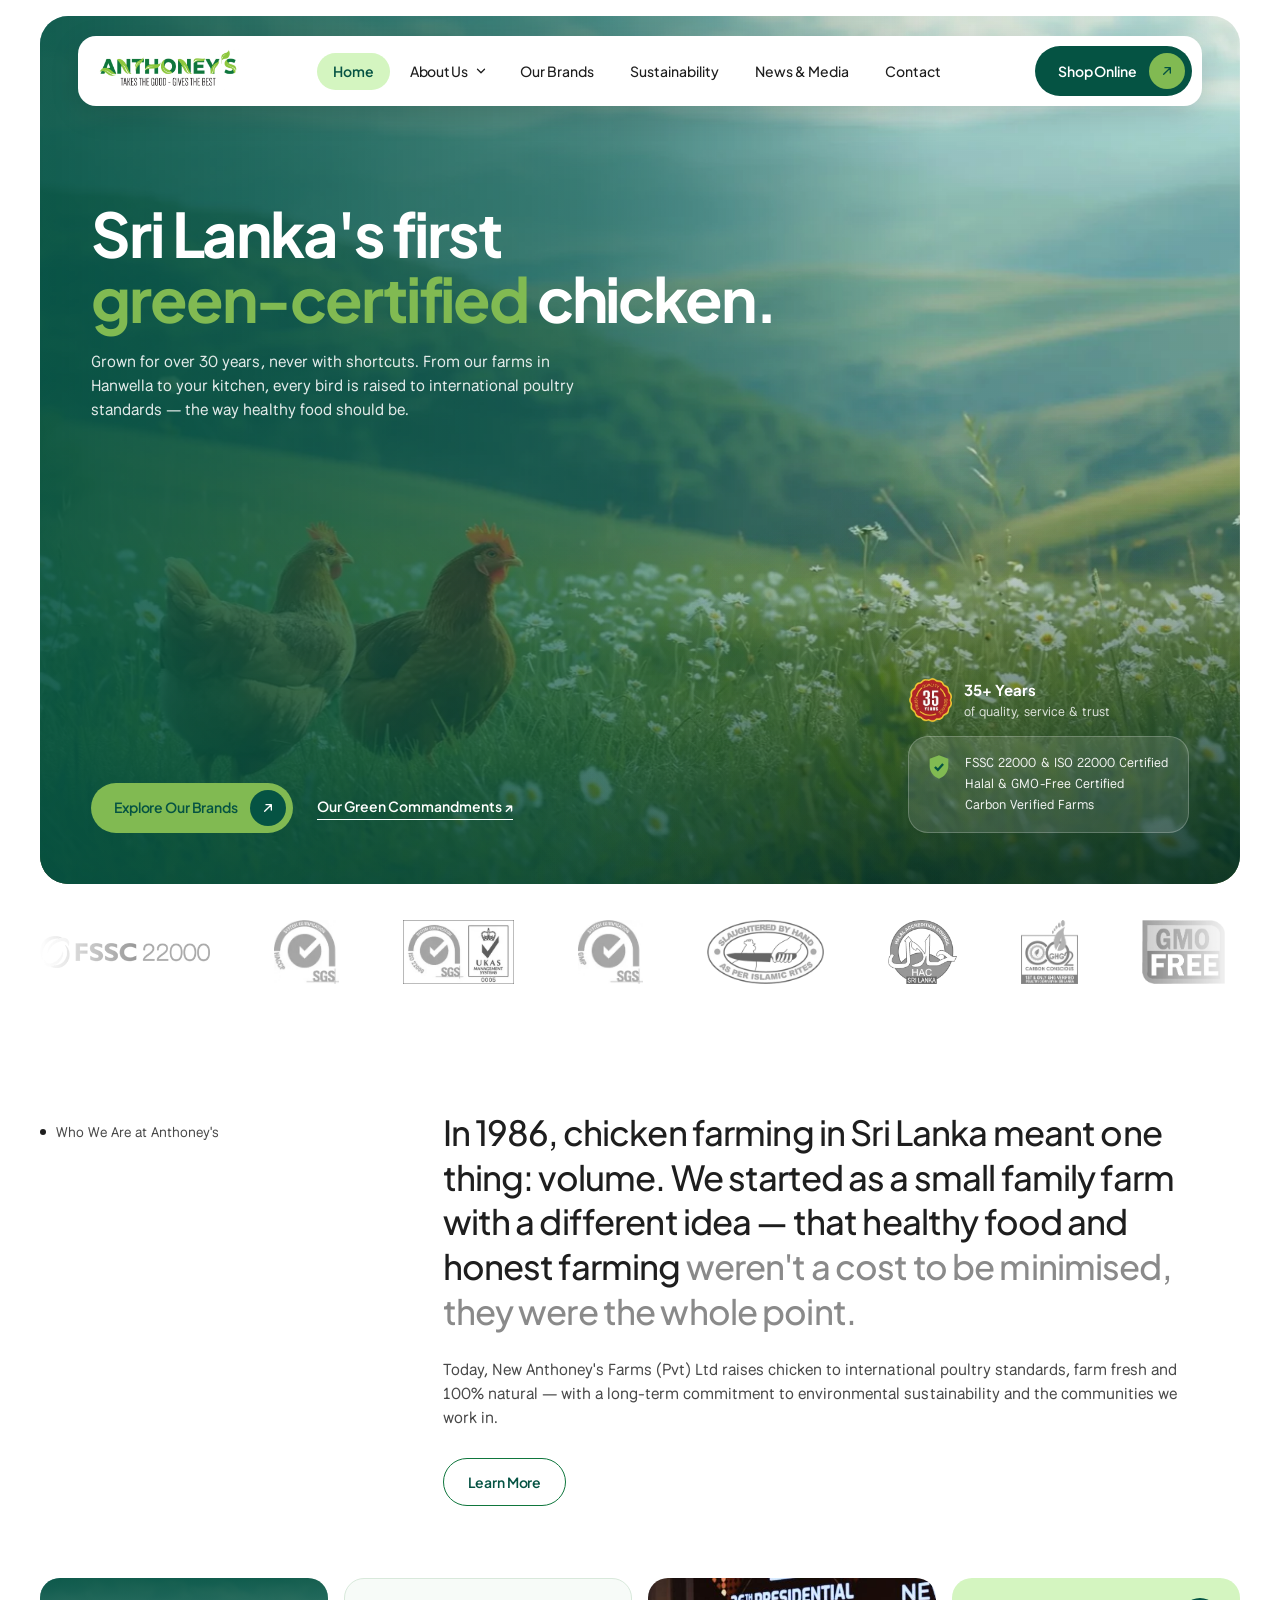
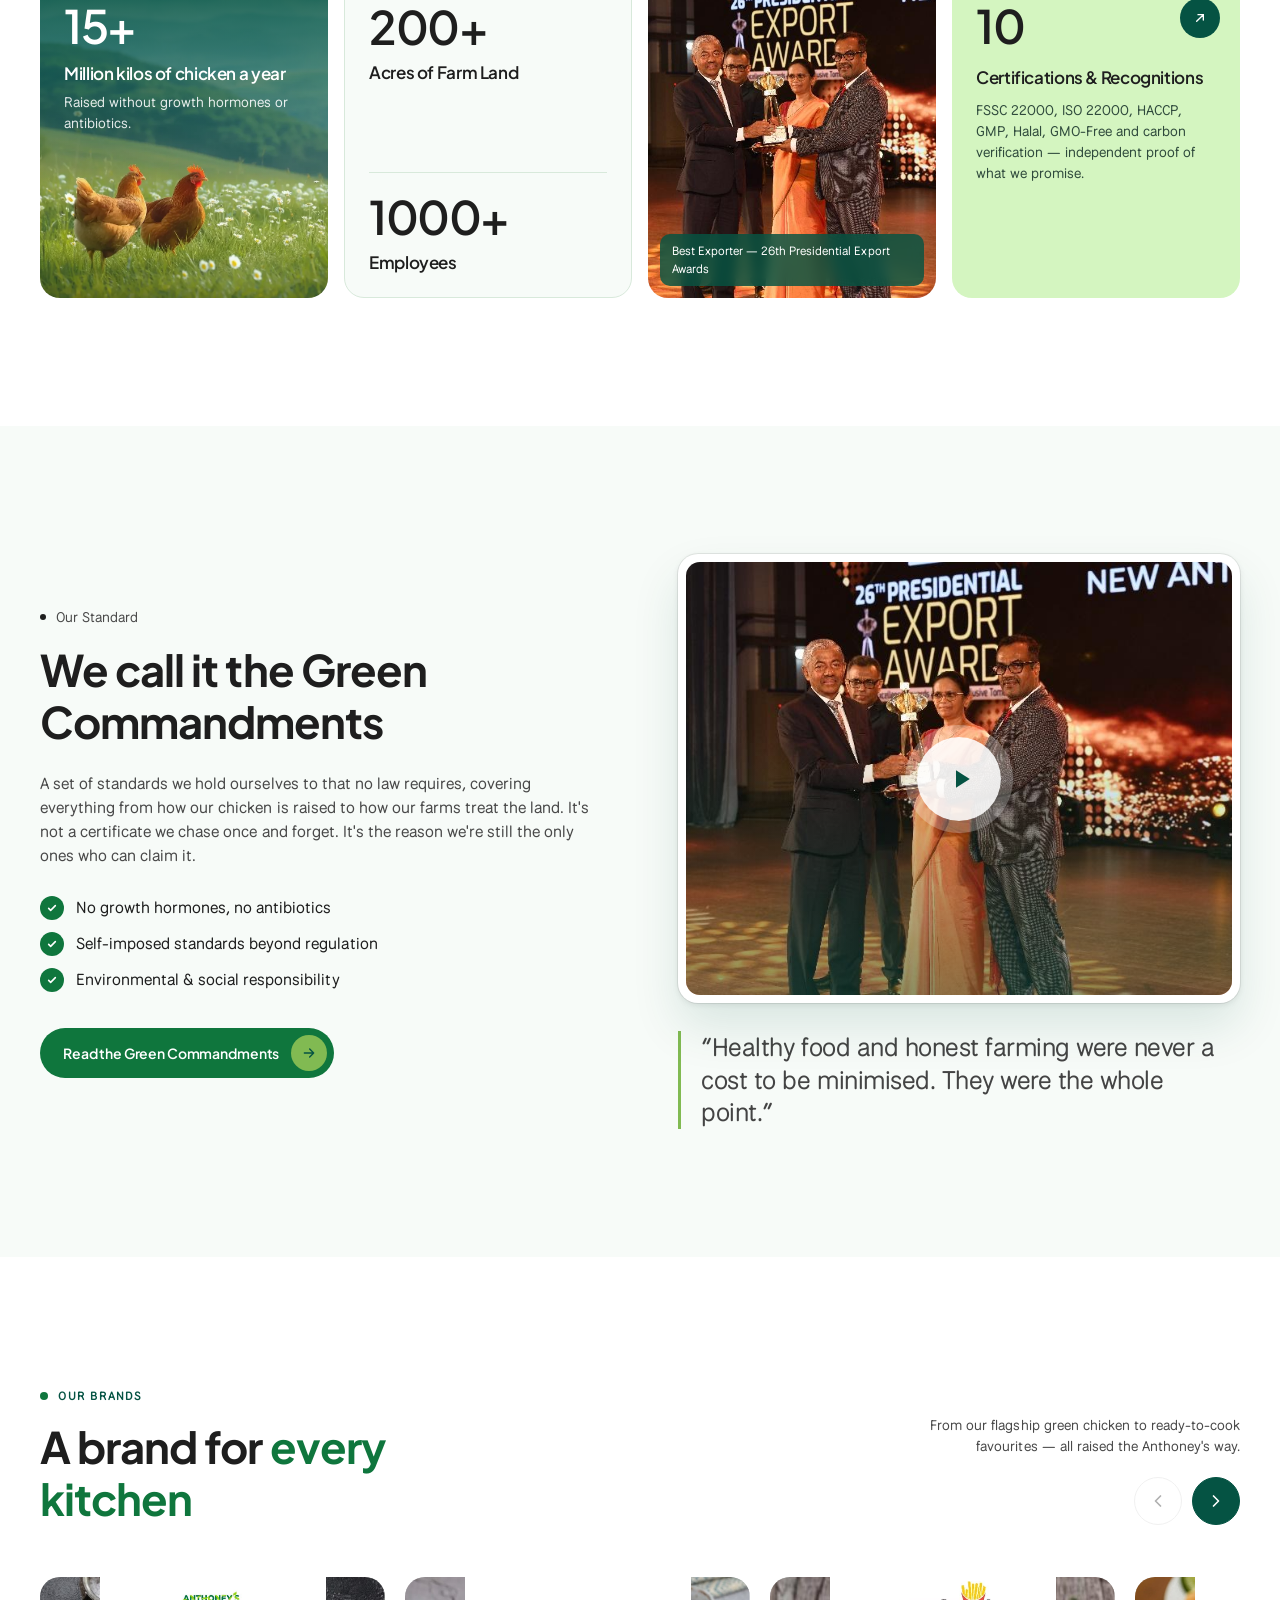
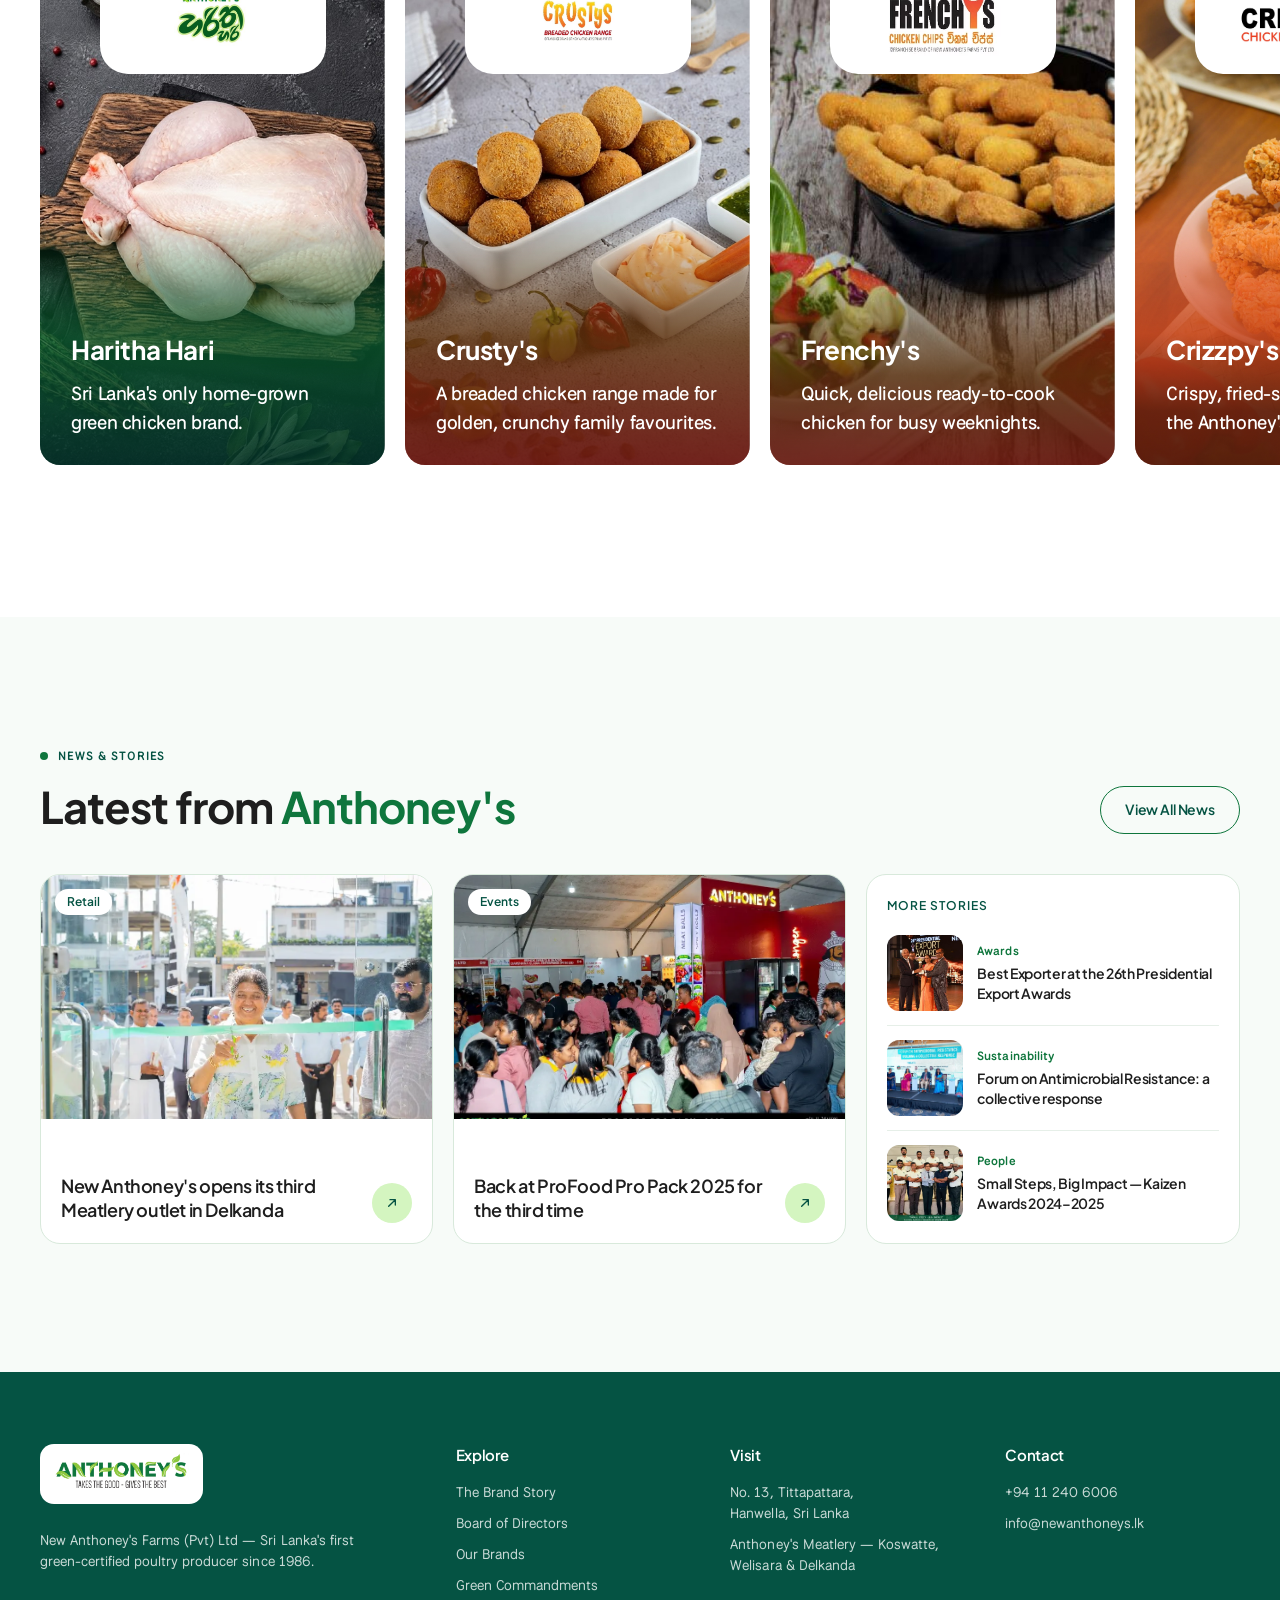
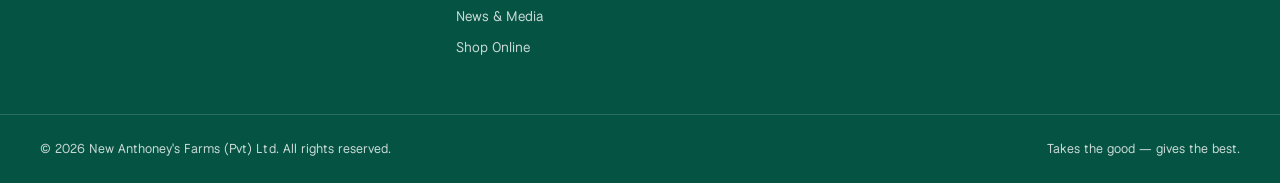
<file: index.html>
<!DOCTYPE html>
<html lang="en">
<head>
  <meta charset="utf-8" />
  <meta name="viewport" content="width=device-width, initial-scale=1" />
  <title>Anthoney's | Sri Lanka's First Green-Certified Chicken</title>
  <meta name="description" content="New Anthoney's Farms — Sri Lanka's first green-certified poultry producer. Chicken raised with no growth hormones and no antibiotics since 1986." />
  <link rel="icon" href="assets/img/logo.png" />
  <link rel="preconnect" href="https://fonts.googleapis.com" />
  <link rel="preconnect" href="https://fonts.gstatic.com" crossorigin />
  <link href="https://fonts.googleapis.com/css2?family=National+Park:wght@400;500;600&family=Plus+Jakarta+Sans:wght@400;500;600;700&display=swap" rel="stylesheet" />
  <link rel="stylesheet" href="styles.css" />
</head>
<body>

  <!-- ============ FOLD 1 — HERO ============ -->
  <section class="hero-wrap" id="home">
    <div class="hero">
      <img class="hero__bg" src="assets/img/photos/chickens-grass.webp" alt="" fetchpriority="high" />
      <div class="hero__shade" aria-hidden="true"></div>

      <header class="nav" data-nav>
        <a class="nav__logo" href="#home" aria-label="Anthoney's home">
          <img src="assets/img/logo.png" alt="Anthoney's — Takes the good, gives the best" width="483" height="158" />
        </a>
        <nav class="nav__links" aria-label="Primary">
          <a href="#home" class="is-active" aria-current="page">Home</a>
          <div class="nav__item" data-subnav>
            <button class="nav__parent" type="button" aria-expanded="false" aria-controls="subnav-about">About Us<svg class="nav__chev" viewBox="0 0 24 24" aria-hidden="true"><path d="m6 9 6 6 6-6"/></svg></button>
            <div class="nav__sub" id="subnav-about">
              <a href="about.html"><strong>The Brand Story</strong><small>Our journey since 1986</small></a>
              <a href="board-of-directors.html"><strong>The Board of Directors</strong><small>The leaders guiding us</small></a>
            </div>
          </div>
          <a href="#brands">Our Brands</a>
          <a href="green-commandments.html">Sustainability</a>
          <a href="#news">News &amp; Media</a>
          <a href="contact.html">Contact</a>
        </nav>
        <div class="nav__actions">
          <a class="nav__call" href="tel:+94112406006">
            <span class="icon-circle icon-circle--light" aria-hidden="true">
              <svg viewBox="0 0 24 24" width="18" height="18"><path fill="currentColor" d="M6.6 10.8a15.1 15.1 0 0 0 6.6 6.6l2.2-2.2a1 1 0 0 1 1-.25 11.4 11.4 0 0 0 3.6.57 1 1 0 0 1 1 1V20a1 1 0 0 1-1 1A17 17 0 0 1 3 4a1 1 0 0 1 1-1h3.5a1 1 0 0 1 1 1c0 1.25.2 2.45.57 3.57a1 1 0 0 1-.25 1z"/></svg>
            </span>
            <span class="nav__call-text"><small>Call Us</small>+94 11 240 6006</span>
          </a>
          <a class="btn btn--dark" href="https://dorakadapaliya.com" target="_blank" rel="noopener">
            Shop Online
            <span class="btn__arrow btn__arrow--light" aria-hidden="true"><svg viewBox="0 0 24 24"><path d="M7 17 17 7M9 7h8v8"/></svg></span>
          </a>
          <button class="nav__toggle" type="button" aria-label="Open menu" aria-expanded="false" data-nav-toggle>
            <span></span><span></span><span></span>
          </button>
        </div>
      </header>

      <div class="hero__content">
        <h1 class="hero__title">Sri Lanka's first<br /> <span class="hero__title-line"><span class="accent">green-certified</span> chicken.</span></h1>
        <p class="hero__lede">Grown for over 30 years, never with shortcuts. From our farms in Hanwella to your kitchen, every bird is raised to international poultry standards — the way healthy food should be.</p>

      </div>

      <div class="hero__cta">
        <a class="btn btn--lime" href="#brands">
          Explore Our Brands
          <span class="btn__arrow" aria-hidden="true"><svg viewBox="0 0 24 24"><path d="M7 17 17 7M9 7h8v8"/></svg></span>
        </a>
        <a class="link-underline" href="#commandments">Our Green Commandments ↗</a>
      </div>

      <aside class="hero__aside">
        <div class="hero__badge">
          <img src="assets/img/certs/asset1.webp" alt="" width="44" height="44" />
          <div>
            <strong>35+ Years</strong>
            <span>of quality, service &amp; trust</span>
          </div>
        </div>

        <div class="hero__card">
          <svg class="hero__card-icon" viewBox="0 0 24 24" width="28" height="28" aria-hidden="true"><path fill="#81BA52" d="M12 2 4 5v6c0 5 3.4 9.7 8 11 4.6-1.3 8-6 8-11V5z"/><path fill="none" stroke="#055343" stroke-width="2" d="m8.5 12 2.5 2.5 4.5-5"/></svg>
          <ul class="hero__trust">
            <li>FSSC 22000 &amp; ISO 22000 Certified</li>
            <li>Halal &amp; GMO-Free Certified</li>
            <li>Carbon Verified Farms</li>
          </ul>
        </div>
      </aside>
    </div>

    <!-- Certification logo strip (logos from the original site) -->
    <div class="certs" aria-label="Certifications and recognitions">
      <div class="certs__track" data-marquee>
        <img src="assets/img/certs/fssc22000.webp" alt="FSSC 22000" class="cert--wide" />
        <img src="assets/img/certs/sgs-haccp.webp" alt="SGS HACCP" />
        <img src="assets/img/certs/sgs-iso22000.webp" alt="SGS ISO 22000 (UKAS)" />
        <img src="assets/img/certs/sgs-gmp.webp" alt="SGS GMP" />
        <img src="assets/img/certs/halal.webp" alt="Halal certified" />
        <img src="assets/img/certs/hac.webp" alt="HAC certification" />
        <img src="assets/img/certs/carbon.webp" alt="Carbon certification — GHG verification" />
        <img src="assets/img/certs/gmo-free.webp" alt="GMO-Free certification" />
        <img src="assets/img/certs/us-soy.webp" alt="Sustainable US Soy" class="cert--wide" />
        <img src="assets/img/certs/asset1.webp" alt="35 Years of Quality, Service, Trust" />
      </div>
    </div>
  </section>

  <!-- ============ FOLD 2 — ABOUT ============ -->
  <section class="about section" id="about">
    <div class="container">
      <div class="about__intro">
        <p class="eyebrow">Who We Are at Anthoney's</p>
        <div>
          <h2 class="about__statement">In 1986, chicken farming in Sri Lanka meant one thing: volume. We started as a small family farm with a different idea — that healthy food and honest farming <span class="muted">weren't a cost to be minimised, they were the whole point.</span></h2>
          <p class="body-lg">Today, New Anthoney's Farms (Pvt) Ltd raises chicken to international poultry standards, farm fresh and 100% natural — with a long-term commitment to environmental sustainability and the communities we work in.</p>
          <a class="btn btn--outline" href="about.html">Learn More</a>
        </div>
      </div>

      <div class="stat-grid">
        <article class="stat-card stat-card--overlay">
          <img src="assets/img/photos/chickens-grass.webp" alt="" loading="lazy" />
          <div class="stat-card__overlay-body">
            <strong class="stat-card__num">15+</strong>
            <h3>Million kilos of chicken a year</h3>
            <p>Raised without growth hormones or antibiotics.</p>
          </div>
        </article>

        <article class="stat-card stat-card--muted stat-card--split">
          <div class="stat-card__item">
            <strong class="stat-card__num">200+</strong>
            <h3>Acres of Farm Land</h3>
          </div>
          <div class="stat-card__item">
            <strong class="stat-card__num">1000+</strong>
            <h3>Employees</h3>
          </div>
        </article>

        <figure class="stat-card stat-card--image">
          <img src="assets/img/photos/image16.jpg" alt="Anthoney's receiving the Best Exporter award at the 26th Presidential Export Awards" loading="lazy" />
          <figcaption>Best Exporter — 26th Presidential Export Awards</figcaption>
        </figure>

        <article class="stat-card stat-card--accent">
          <a class="stat-card__arrow" href="#commandments" aria-label="Our certifications"><svg viewBox="0 0 24 24"><path d="M7 17 17 7M9 7h8v8"/></svg></a>
          <strong class="stat-card__num">10</strong>
          <h3>Certifications &amp; Recognitions</h3>
          <p>FSSC 22000, ISO 22000, HACCP, GMP, Halal, GMO-Free and carbon verification — independent proof of what we promise.</p>
        </article>
      </div>
    </div>
  </section>

  <!-- ============ FOLD 3 — GREEN COMMANDMENTS ============ -->
  <section class="commandments section" id="commandments">
    <div class="container commandments__grid">
      <div class="commandments__copy">
        <p class="eyebrow">Our Standard</p>
        <h2 class="title-xl">We call it the Green Commandments</h2>
        <p class="body-lg">A set of standards we hold ourselves to that no law requires, covering everything from how our chicken is raised to how our farms treat the land. It's not a certificate we chase once and forget. It's the reason we're still the only ones who can claim it.</p>

        <ul class="checklist">
          <li>No growth hormones, no antibiotics</li>
          <li>Self-imposed standards beyond regulation</li>
          <li>Environmental &amp; social responsibility</li>
        </ul>

        <a class="btn btn--primary" href="green-commandments.html">
          Read the Green Commandments
          <span class="btn__arrow btn__arrow--light" aria-hidden="true"><svg viewBox="0 0 24 24"><path d="M5 12h14M13 6l6 6-6 6"/></svg></span>
        </a>
      </div>

      <div class="video-card">
        <button class="video-card__frame" type="button" data-video-open data-video-src="" aria-label="Play video: the Green Commandments">
          <img src="assets/img/photos/image16.jpg" alt="" loading="lazy" />
          <span class="video-card__play" aria-hidden="true">
            <svg viewBox="0 0 24 24"><path d="M8 5v14l11-7z"/></svg>
          </span>
        </button>
        <blockquote class="quote">
          “Healthy food and honest farming were never a cost to be minimised. They were the whole point.”
        </blockquote>
      </div>
    </div>
  </section>

  <!-- ============ FOLD 4 — BRANDS CAROUSEL ============ -->
  <section class="brands section" id="brands">
    <div class="container brands__head">
      <div>
        <p class="eyebrow eyebrow--dot">Our Brands</p>
        <h2 class="title-xl">A brand for <span class="accent-dark">every kitchen</span></h2>
      </div>
      <div class="brands__side">
        <p>From our flagship green chicken to ready-to-cook favourites — all raised the Anthoney's way.</p>
        <div class="carousel-nav">
          <button type="button" class="round-btn" data-carousel-prev aria-label="Previous brands">
            <svg viewBox="0 0 24 24"><path d="m15 18-6-6 6-6"/></svg>
          </button>
          <button type="button" class="round-btn round-btn--dark" data-carousel-next aria-label="Next brands">
            <svg viewBox="0 0 24 24"><path d="m9 18 6-6-6-6"/></svg>
          </button>
        </div>
      </div>
    </div>

    <div class="carousel" data-carousel tabindex="0" aria-label="Anthoney's brand portfolio">
      <!-- Add a background photo to any card with: <img class="brand-card__bg" src="..." alt="" /> -->
      <a class="brand-card" href="#">
        <img class="brand-card__bg" src="assets/img/brands/Brands%20BG/Haritha%20Hari.jpg" alt="" loading="lazy" />
        <span class="brand-card__tab"><img class="brand-card__logo" src="assets/img/brands/harithahari.jpg" alt="Haritha Hari" loading="lazy" /></span>
        <span class="brand-card__body">
          <h3>Haritha Hari</h3>
          <p>Sri Lanka's only home-grown green chicken brand.</p>
        </span>
      </a>

      <a class="brand-card" href="#">
        <img class="brand-card__bg" src="assets/img/brands/Brands%20BG/Crustys.jpg" alt="" loading="lazy" />
        <span class="brand-card__tab"><img class="brand-card__logo" src="assets/img/brands/crustys.webp" alt="Crusty's" loading="lazy" /></span>
        <span class="brand-card__body">
          <h3>Crusty's</h3>
          <p>A breaded chicken range made for golden, crunchy family favourites.</p>
        </span>
      </a>

      <a class="brand-card" href="#">
        <img class="brand-card__bg" src="assets/img/brands/Brands%20BG/Frenchys.jpg" alt="" loading="lazy" />
        <span class="brand-card__tab"><img class="brand-card__logo brand-card__logo--crop" src="assets/img/brands/frenchys.webp" alt="Frenchy's" loading="lazy" /></span>
        <span class="brand-card__body">
          <h3>Frenchy's</h3>
          <p>Quick, delicious ready-to-cook chicken for busy weeknights.</p>
        </span>
      </a>

      <a class="brand-card" href="#">
        <img class="brand-card__bg" src="assets/img/brands/Brands%20BG/Crizzpys.jpg" alt="" loading="lazy" />
        <span class="brand-card__tab"><img class="brand-card__logo brand-card__logo--crop" src="assets/img/brands/crizzpys-logo-figma.png" alt="Crizzpy's" loading="lazy" /></span>
        <span class="brand-card__body">
          <h3>Crizzpy's</h3>
          <p>Crispy, fried-style favourites with the Anthoney's quality inside.</p>
        </span>
      </a>

      <a class="brand-card" href="#">
        <span class="brand-card__tab"><img class="brand-card__logo brand-card__logo--crop" src="assets/img/brands/spicydycy.jpg" alt="Spicy Dycy" loading="lazy" /></span>
        <span class="brand-card__body">
          <h3>Spicy Dycy</h3>
          <p>A marinated chicken range packed with bold, ready-made flavour.</p>
        </span>
      </a>

      <a class="brand-card" href="#">
        <span class="brand-card__tab"><img class="brand-card__logo brand-card__logo--crop" src="assets/img/brands/chico.webp" alt="Chico" loading="lazy" /></span>
        <span class="brand-card__body">
          <h3>Chico</h3>
          <p>Everyday chicken products from the Anthoney's family of brands.</p>
        </span>
      </a>

      <a class="brand-card" href="#">
        <span class="brand-card__tab"><img class="brand-card__logo brand-card__logo--crop" src="assets/img/brands/chicken-heavens.jpg" alt="Chicken Havens" loading="lazy" /></span>
        <span class="brand-card__body">
          <h3>Chicken Havens</h3>
          <p>Wholesome chicken from farms that put care before shortcuts.</p>
        </span>
      </a>

      <a class="brand-card" href="#">
        <span class="brand-card__tab"><img class="brand-card__logo" src="assets/img/brands/petfood.webp" alt="Anthoney's Pet Food" loading="lazy" /></span>
        <span class="brand-card__body">
          <h3>Pet Food</h3>
          <p>Natural nutrition for the pets who share your home.</p>
        </span>
      </a>
    </div>
  </section>

  <!-- ============ NEWS & STORIES ============ -->
  <section class="news section" id="news">
    <div class="container">
      <div class="news__head">
        <div>
          <p class="eyebrow eyebrow--dot">News &amp; Stories</p>
          <h2 class="title-xl">Latest from <span class="accent-dark">Anthoney's</span></h2>
        </div>
        <a class="btn btn--outline" href="#">View All News</a>
      </div>

      <div class="news__grid">
        <a class="news-feature" href="#">
          <div class="news-feature__media">
            <img src="assets/img/news/delkanda-outlet.webp" alt="Ribbon cutting at the new Anthoney's Meatlery in Delkanda" loading="lazy" />
            <span class="news-tag">Retail</span>
          </div>
          <div class="news-feature__body">
            <h3>New Anthoney's opens its third Meatlery outlet in Delkanda</h3>
            <span class="news-arrow" aria-hidden="true"><svg viewBox="0 0 24 24"><path d="M7 17 17 7M9 7h8v8"/></svg></span>
          </div>
        </a>

        <a class="news-feature" href="#">
          <div class="news-feature__media">
            <img src="assets/img/news/profood.webp" alt="Visitors at the Anthoney's stall at ProFood Pro Pack 2025" loading="lazy" />
            <span class="news-tag">Events</span>
          </div>
          <div class="news-feature__body">
            <h3>Back at ProFood Pro Pack 2025 for the third time</h3>
            <span class="news-arrow" aria-hidden="true"><svg viewBox="0 0 24 24"><path d="M7 17 17 7M9 7h8v8"/></svg></span>
          </div>
        </a>

        <div class="news-list">
          <p class="news-list__title">More Stories</p>
          <a class="news-item" href="#">
            <img src="assets/img/photos/image16.jpg" alt="" loading="lazy" />
            <div><small>Awards</small><h3>Best Exporter at the 26th Presidential Export Awards</h3></div>
          </a>
          <a class="news-item" href="#">
            <img src="assets/img/news/news-bb0c.webp" alt="" loading="lazy" />
            <div><small>Sustainability</small><h3>Forum on Antimicrobial Resistance: a collective response</h3></div>
          </a>
          <a class="news-item" href="#">
            <img src="assets/img/news/kaizen.webp" alt="" loading="lazy" />
            <div><small>People</small><h3>Small Steps, Big Impact — Kaizen Awards 2024–2025</h3></div>
          </a>
        </div>
      </div>
    </div>
  </section>

  <!-- ============ FOOTER ============ -->
  <footer class="footer" id="footer">
    <div class="container footer__grid">
      <div class="footer__brand">
        <span class="footer__logo"><img src="assets/img/logo.png" alt="Anthoney's" width="483" height="158" /></span>
        <p>New Anthoney's Farms (Pvt) Ltd — Sri Lanka's first green-certified poultry producer since 1986.</p>
      </div>
      <div>
        <h4>Explore</h4>
        <ul>
          <li><a href="about.html">The Brand Story</a></li>
          <li><a href="board-of-directors.html">Board of Directors</a></li>
          <li><a href="#brands">Our Brands</a></li>
          <li><a href="green-commandments.html">Green Commandments</a></li>
          <li><a href="#news">News &amp; Media</a></li>
          <li><a href="https://dorakadapaliya.com" target="_blank" rel="noopener">Shop Online</a></li>
        </ul>
      </div>
      <div>
        <h4>Visit</h4>
        <ul>
          <li>No. 13, Tittapattara,<br />Hanwella, Sri Lanka</li>
          <li>Anthoney's Meatlery — Koswatte, Welisara &amp; Delkanda</li>
        </ul>
      </div>
      <div>
        <h4>Contact</h4>
        <ul>
          <li><a href="tel:+94112406006">+94 11 240 6006</a></li>
          <li><a href="mailto:info@newanthoneys.lk">info@newanthoneys.lk</a></li>
        </ul>
      </div>
    </div>
    <div class="container footer__bottom">
      <span>© <span data-year></span> New Anthoney's Farms (Pvt) Ltd. All rights reserved.</span>
      <span>Takes the good — gives the best.</span>
    </div>
  </footer>

  <!-- Video dialog -->
  <dialog class="video-dialog" data-video-dialog>
    <button type="button" class="video-dialog__close" data-video-close aria-label="Close video">×</button>
    <div class="video-dialog__body" data-video-body></div>
  </dialog>

  <script src="main.js" defer></script>
</body>
</html>
</file>
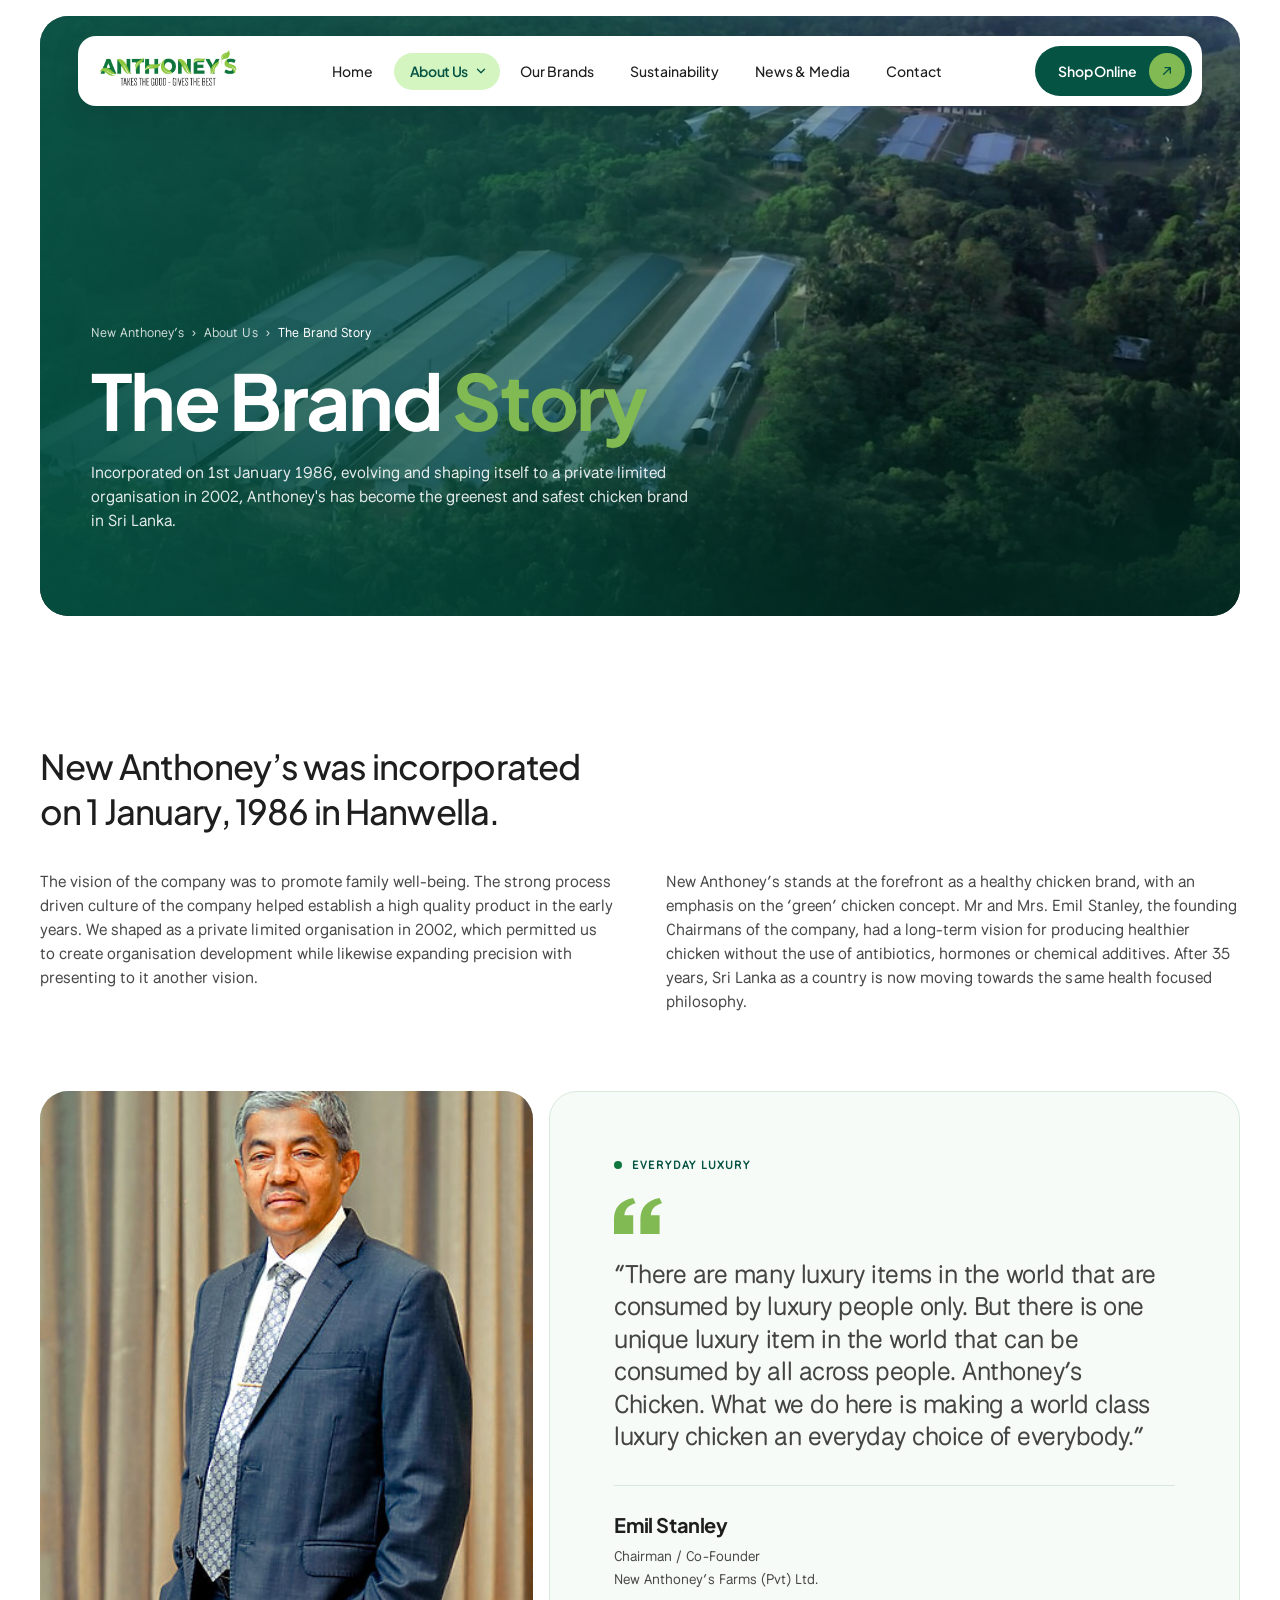
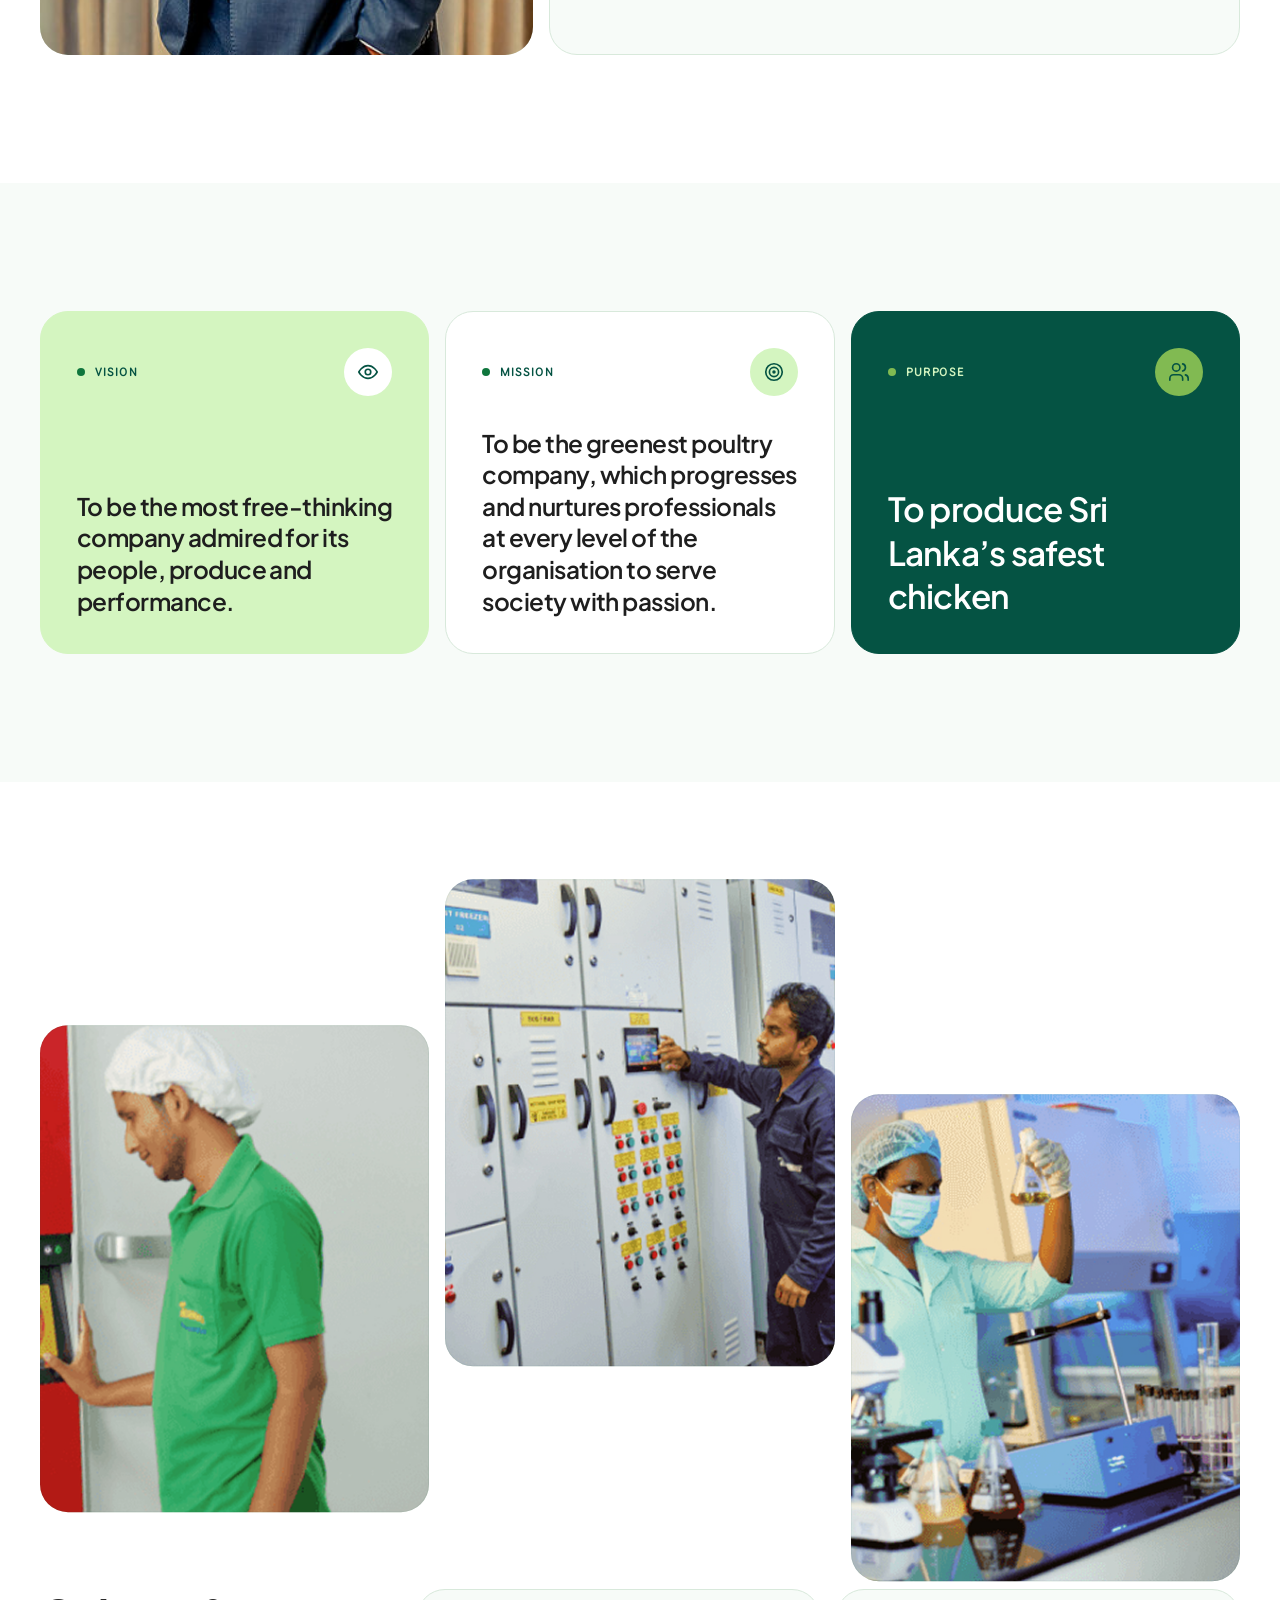
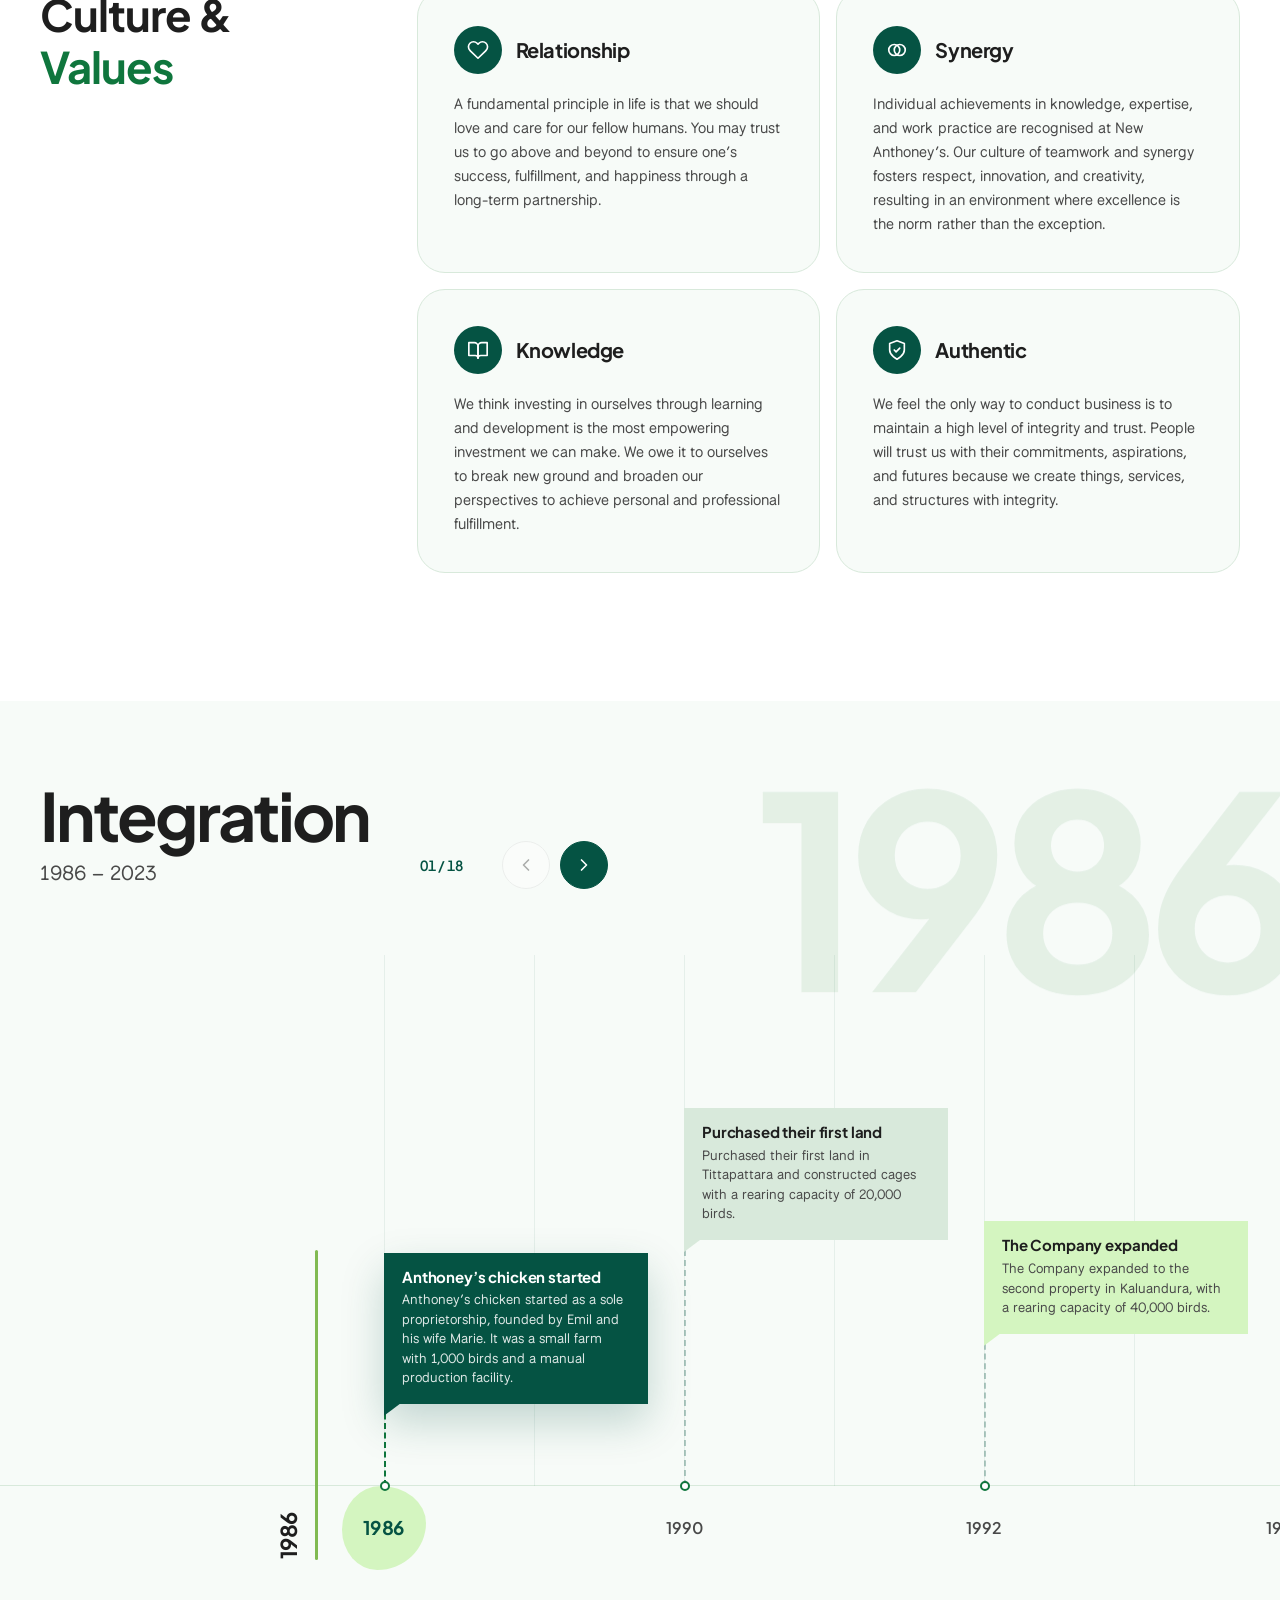
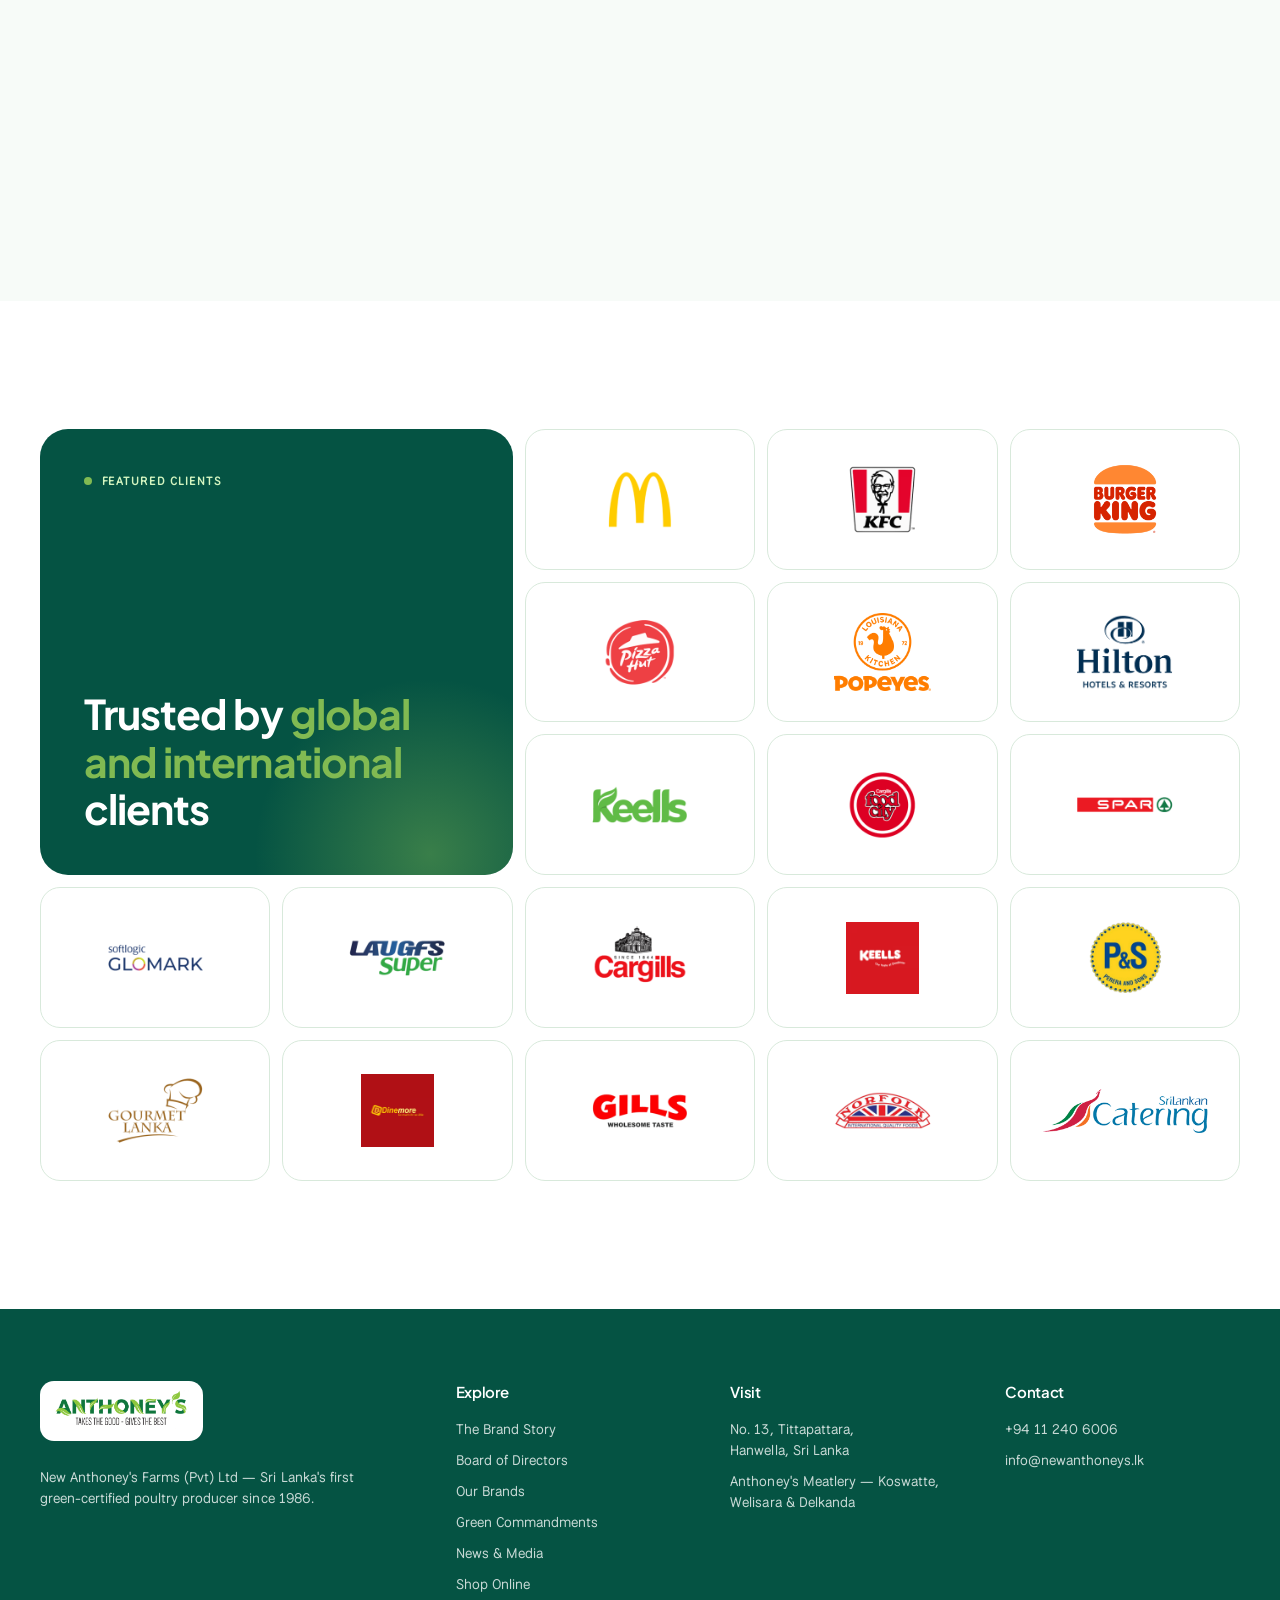
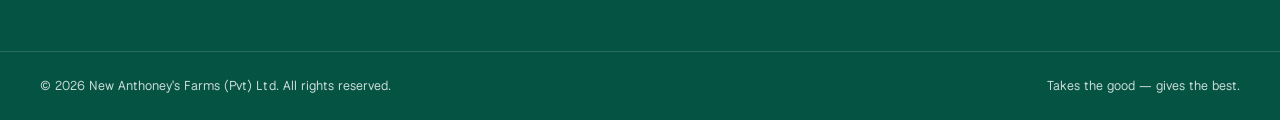
<file: about.html>
<!DOCTYPE html>
<html lang="en">
<head>
  <meta charset="utf-8" />
  <meta name="viewport" content="width=device-width, initial-scale=1" />
  <title>The Brand Story | Chicken Products Supplier | Anthoney’s Farm Sri Lanka</title>
  <meta name="description" content="Incorporated on 1st January 1986, evolving and shaping itself to a private limited organisation in 2002, Anthoney's has become the greenest and safest chicken brand in Sri Lanka." />
  <link rel="icon" href="assets/img/logo.png" />
  <link rel="preconnect" href="https://fonts.googleapis.com" />
  <link rel="preconnect" href="https://fonts.gstatic.com" crossorigin />
  <link href="https://fonts.googleapis.com/css2?family=National+Park:wght@400;500;600&family=Plus+Jakarta+Sans:wght@400;500;600;700&display=swap" rel="stylesheet" />
  <link rel="stylesheet" href="styles.css" />
</head>
<body>

  <!-- ============ HERO ============ -->
  <section class="hero-wrap" id="top">
    <div class="hero hero--page hero--about">
      <img class="hero__bg" src="assets/img/photos/about-hero.jpg" alt="" fetchpriority="high" />
      <div class="hero__shade" aria-hidden="true"></div>

      <header class="nav" data-nav>
        <a class="nav__logo" href="index.html" aria-label="Anthoney's home">
          <img src="assets/img/logo.png" alt="Anthoney's — Takes the good, gives the best" width="483" height="158" />
        </a>
        <nav class="nav__links" aria-label="Primary">
          <a href="index.html">Home</a>
          <div class="nav__item" data-subnav>
            <button class="nav__parent is-active" type="button" aria-expanded="false" aria-controls="subnav-about">About Us<svg class="nav__chev" viewBox="0 0 24 24" aria-hidden="true"><path d="m6 9 6 6 6-6"/></svg></button>
            <div class="nav__sub" id="subnav-about">
              <a href="about.html" aria-current="page"><strong>The Brand Story</strong><small>Our journey since 1986</small></a>
              <a href="board-of-directors.html"><strong>The Board of Directors</strong><small>The leaders guiding us</small></a>
            </div>
          </div>
          <a href="index.html#brands">Our Brands</a>
          <a href="green-commandments.html">Sustainability</a>
          <a href="index.html#news">News &amp; Media</a>
          <a href="contact.html">Contact</a>
        </nav>
        <div class="nav__actions">
          <a class="nav__call" href="tel:+94112406006">
            <span class="icon-circle icon-circle--light" aria-hidden="true">
              <svg viewBox="0 0 24 24" width="18" height="18"><path fill="currentColor" d="M6.6 10.8a15.1 15.1 0 0 0 6.6 6.6l2.2-2.2a1 1 0 0 1 1-.25 11.4 11.4 0 0 0 3.6.57 1 1 0 0 1 1 1V20a1 1 0 0 1-1 1A17 17 0 0 1 3 4a1 1 0 0 1 1-1h3.5a1 1 0 0 1 1 1c0 1.25.2 2.45.57 3.57a1 1 0 0 1-.25 1z"/></svg>
            </span>
            <span class="nav__call-text"><small>Call Us</small>+94 11 240 6006</span>
          </a>
          <a class="btn btn--dark" href="https://dorakadapaliya.com" target="_blank" rel="noopener">
            Shop Online
            <span class="btn__arrow btn__arrow--light" aria-hidden="true"><svg viewBox="0 0 24 24"><path d="M7 17 17 7M9 7h8v8"/></svg></span>
          </a>
          <button class="nav__toggle" type="button" aria-label="Open menu" aria-expanded="false" data-nav-toggle>
            <span></span><span></span><span></span>
          </button>
        </div>
      </header>

      <div class="hero__content">
        <nav class="breadcrumb" aria-label="Breadcrumb">
          <a href="index.html">New Anthoney’s</a><span aria-hidden="true">›</span><span>About Us</span><span aria-hidden="true">›</span><span aria-current="page">The Brand Story</span>
        </nav>
        <h1 class="hero__title">The Brand <span class="accent">Story</span></h1>
        <p class="hero__lede">Incorporated on 1st January 1986, evolving and shaping itself to a private limited organisation in 2002, Anthoney's has become the greenest and safest chicken brand in Sri Lanka.</p>
      </div>
    </div>
  </section>

  <main>
    <!-- ============ OUR STORY ============ -->
    <section class="ab-story section" id="story">
      <div class="container">
        <div class="ab-story__head">
          <h2 class="about__statement"><span class="ab-story__line">New Anthoney’s was incorporated</span> <span class="ab-story__line">on 1 January, 1986 in Hanwella.</span></h2>
        </div>

        <div class="ab-story__cols">
          <p class="body-lg">The vision of the company was to promote family well-being. The strong process driven culture of the company helped establish a high quality product in the early years. We shaped as a private limited organisation in 2002, which permitted us to create organisation development while likewise expanding precision with presenting to it another vision.</p>
          <!-- COPY CHECK: "founding Chairmans" (grammar) and "After 35 years" (1986 → 2026 is 40 years). Kept verbatim pending sign-off. -->
          <p class="body-lg">New Anthoney’s stands at the forefront as a healthy chicken brand, with an emphasis on the ‘green’ chicken concept. Mr and Mrs. Emil Stanley, the founding Chairmans of the company, had a long-term vision for producing healthier chicken without the use of antibiotics, hormones or chemical additives. After 35 years, Sri Lanka as a country is now moving towards the same health focused philosophy.</p>
        </div>

        <figure class="ab-founder">
          <div class="ab-founder__media">
            <img src="assets/img/photos/chairman-emil-stanley.jpg" alt="Emil Stanley, Chairman and Co-Founder of New Anthoney’s Farms" loading="lazy" width="400" height="600" />
          </div>
          <div class="ab-founder__body">
            <p class="eyebrow eyebrow--dot">Everyday Luxury</p>
            <svg class="ab-founder__mark" viewBox="0 0 48 36" aria-hidden="true"><path d="M0 36V21.6C0 9.6 6.4 2.4 19.2 0l2.4 5.2C14.4 7.2 10.8 11.2 10.4 17.2h8.8V36zm26.4 0V21.6C26.4 9.6 32.8 2.4 45.6 0L48 5.2c-7.2 2-10.8 6-11.2 12h8.8V36z"/></svg>
            <blockquote class="quote">“There are many luxury items in the world that are consumed by luxury people only. But there is one unique luxury item in the world that can be consumed by all across people. Anthoney’s Chicken. What we do here is making a world class luxury chicken an everyday choice of everybody.”</blockquote>
            <figcaption class="ab-founder__cite">
              <strong>Emil Stanley</strong>
              <span>Chairman / Co-Founder</span>
              <span>New Anthoney’s Farms (Pvt) Ltd.</span>
            </figcaption>
          </div>
        </figure>
      </div>
    </section>

    <!-- ============ VISION · MISSION · PURPOSE ============ -->
    <section class="ab-vmp section" aria-labelledby="vmp-title">
      <div class="container">
        <h2 class="sr-only" id="vmp-title">Vision, Mission and Purpose</h2>
        <div class="ab-vmp__grid">
          <article class="ab-vmp-card ab-vmp-card--accent">
            <div class="ab-vmp-card__top">
              <h3 class="eyebrow eyebrow--dot">Vision</h3>
              <span class="ab-icon" aria-hidden="true"><svg viewBox="0 0 24 24"><path d="M2 12s3.6-7 10-7 10 7 10 7-3.6 7-10 7S2 12 2 12z"/><circle cx="12" cy="12" r="3"/></svg></span>
            </div>
            <p class="ab-vmp-card__text">To be the most free-thinking company admired for its people, produce and performance.</p>
          </article>

          <article class="ab-vmp-card">
            <div class="ab-vmp-card__top">
              <h3 class="eyebrow eyebrow--dot">Mission</h3>
              <span class="ab-icon" aria-hidden="true"><svg viewBox="0 0 24 24"><circle cx="12" cy="12" r="9"/><circle cx="12" cy="12" r="5"/><circle cx="12" cy="12" r="1"/></svg></span>
            </div>
            <p class="ab-vmp-card__text">To be the greenest poultry company, which progresses and nurtures professionals at every level of the organisation to serve society with passion.</p>
          </article>

          <article class="ab-vmp-card ab-vmp-card--dark">
            <div class="ab-vmp-card__top">
              <h3 class="eyebrow eyebrow--dot">Purpose</h3>
              <span class="ab-icon" aria-hidden="true"><svg viewBox="0 0 24 24"><path d="M16 21v-2a4 4 0 0 0-4-4H6a4 4 0 0 0-4 4v2"/><circle cx="9" cy="7" r="4"/><path d="M22 21v-2a4 4 0 0 0-3-3.87M16 3.13a4 4 0 0 1 0 7.75"/></svg></span>
            </div>
            <p class="ab-vmp-card__text">To produce Sri Lanka’s safest chicken</p>
          </article>
        </div>
      </div>
    </section>

    <!-- ============ LAB GALLERY ============ -->
    <div class="ab-gallery section">
      <div class="container ab-gallery__grid">
        <figure class="ab-shot" data-parallax="0.05">
          <img src="assets/img/photos/lab%20image%201.jpg" alt="Anthoney’s team member in uniform using a touchscreen control panel" loading="lazy" width="1446" height="1112" style="--pos: 58% 50%" />
        </figure>
        <figure class="ab-shot ab-shot--offset" data-parallax="-0.04">
          <img src="assets/img/photos/lab%20image%202.jpg" alt="Technician checking the blast freezer control panels" loading="lazy" width="723" height="556" style="--pos: 76% 50%" />
        </figure>
        <figure class="ab-shot" data-parallax="0.08">
          <img src="assets/img/photos/lab%20image%203.jpg" alt="Laboratory analyst examining a sample flask" loading="lazy" width="723" height="556" style="--pos: 26% 50%" />
        </figure>
      </div>
    </div>

    <!-- ============ CULTURE & VALUES ============ -->
    <section class="ab-values section" aria-labelledby="values-title">
      <div class="container ab-values__grid">
        <header class="ab-values__head">
          <h2 class="title-xl" id="values-title">Culture &amp; <span class="accent-dark">Values</span></h2>
        </header>

        <div class="ab-values__list">
          <article class="ab-value">
            <div class="ab-value__head">
              <span class="ab-icon ab-icon--dark" aria-hidden="true"><svg viewBox="0 0 24 24"><path d="M20.8 4.6a5.5 5.5 0 0 0-7.8 0L12 5.7l-1-1.1a5.5 5.5 0 0 0-7.8 7.8l1 1.1L12 21l7.8-7.5 1-1.1a5.5 5.5 0 0 0 0-7.8z"/></svg></span>
              <h3>Relationship</h3>
            </div>
            <p>A fundamental principle in life is that we should love and care for our fellow humans. You may trust us to go above and beyond to ensure one’s success, fulfillment, and happiness through a long-term partnership.</p>
          </article>

          <article class="ab-value">
            <div class="ab-value__head">
              <span class="ab-icon ab-icon--dark" aria-hidden="true"><svg viewBox="0 0 24 24"><circle cx="9" cy="12" r="6"/><circle cx="15" cy="12" r="6"/></svg></span>
              <h3>Synergy</h3>
            </div>
            <p>Individual achievements in knowledge, expertise, and work practice are recognised at New Anthoney’s. Our culture of teamwork and synergy fosters respect, innovation, and creativity, resulting in an environment where excellence is the norm rather than the exception.</p>
          </article>

          <article class="ab-value">
            <div class="ab-value__head">
              <span class="ab-icon ab-icon--dark" aria-hidden="true"><svg viewBox="0 0 24 24"><path d="M2 4h6a4 4 0 0 1 4 4v13a3 3 0 0 0-3-3H2z"/><path d="M22 4h-6a4 4 0 0 0-4 4v13a3 3 0 0 1 3-3h7z"/></svg></span>
              <h3>Knowledge</h3>
            </div>
            <p>We think investing in ourselves through learning and development is the most empowering investment we can make. We owe it to ourselves to break new ground and broaden our perspectives to achieve personal and professional fulfillment.</p>
          </article>

          <article class="ab-value">
            <div class="ab-value__head">
              <span class="ab-icon ab-icon--dark" aria-hidden="true"><svg viewBox="0 0 24 24"><path d="M12 22s8-4 8-10V5l-8-3-8 3v7c0 6 8 10 8 10z"/><path d="m9 12 2 2 4-4"/></svg></span>
              <h3>Authentic</h3>
            </div>
            <p>We feel the only way to conduct business is to maintain a high level of integrity and trust. People will trust us with their commitments, aspirations, and futures because we create things, services, and structures with integrity.</p>
          </article>
        </div>
      </div>
    </section>

    <!-- ============ TIMELINE (INTEGRATION) ============ -->
    <section class="tl" id="journey" aria-labelledby="tl-title" data-timeline>
      <div class="tl__sticky">
        <div class="tl__bigyear" aria-hidden="true" data-tl-big><span>1986</span></div>

        <div class="container tl__head">
          <div>
            <h2 class="tl__title" id="tl-title">Integration</h2>
            <p class="tl__sub">1986 – 2023</p>
          </div>
          <div class="tl__controls">
            <span class="tl__count" data-tl-count>01 / 18</span>
            <button type="button" class="round-btn" data-tl-prev aria-label="Previous year">
              <svg viewBox="0 0 24 24"><path d="m15 18-6-6 6-6"/></svg>
            </button>
            <button type="button" class="round-btn round-btn--dark" data-tl-next aria-label="Next year">
              <svg viewBox="0 0 24 24"><path d="m9 18 6-6-6-6"/></svg>
            </button>
          </div>
        </div>

        <div class="tl__viewport" data-tl-viewport>
          <div class="tl__track" data-tl-track>
            <div class="tl__fill" aria-hidden="true" data-tl-fill></div>
            <div class="tl__blob" aria-hidden="true" data-tl-blob></div>
            <div class="tl__cap tl__cap--start" aria-hidden="true"><span>1986</span><i></i></div>
            <div class="tl__cap tl__cap--end" aria-hidden="true"><span>2023</span><i></i></div>

            <ol class="tl__list">
              <li class="tl-year" data-tl-year="1986">
                <div class="tl-year__flags">
                  <article class="tl-flag"><h3>Anthoney’s chicken started</h3><p>Anthoney’s chicken started as a sole proprietorship, founded by Emil and his wife Marie. It was a small farm with 1,000 birds and a manual production facility.</p></article>
                </div>
                <span class="tl-year__stem" aria-hidden="true"></span>
                <div class="tl-year__axis"><button class="tl-year__label" type="button">1986</button></div>
              </li>

              <li class="tl-year" data-tl-year="1990">
                <div class="tl-year__flags">
                  <article class="tl-flag"><h3>Purchased their first land</h3><p>Purchased their first land in Tittapattara and constructed cages with a rearing capacity of 20,000 birds.</p></article>
                </div>
                <span class="tl-year__stem" aria-hidden="true"></span>
                <div class="tl-year__axis"><button class="tl-year__label" type="button">1990</button></div>
              </li>

              <li class="tl-year" data-tl-year="1992">
                <div class="tl-year__flags">
                  <article class="tl-flag"><h3>The Company expanded</h3><p>The Company expanded to the second property in Kaluandura, with a rearing capacity of 40,000 birds.</p></article>
                </div>
                <span class="tl-year__stem" aria-hidden="true"></span>
                <div class="tl-year__axis"><button class="tl-year__label" type="button">1992</button></div>
              </li>

              <li class="tl-year" data-tl-year="1993">
                <div class="tl-year__flags">
                  <article class="tl-flag"><h3>Gold Coin feed agency</h3><p>Inaugurated the operations of Gold Coin feed agency.</p></article>
                </div>
                <span class="tl-year__stem" aria-hidden="true"></span>
                <div class="tl-year__axis"><button class="tl-year__label" type="button">1993</button></div>
              </li>

              <li class="tl-year" data-tl-year="2002">
                <div class="tl-year__flags">
                  <article class="tl-flag"><h3>Incorporated as a private company</h3><p>The business was incorporated as a private limited liability company.</p></article>
                </div>
                <span class="tl-year__stem" aria-hidden="true"></span>
                <div class="tl-year__axis"><button class="tl-year__label" type="button">2002</button></div>
              </li>

              <li class="tl-year" data-tl-year="2005">
                <div class="tl-year__flags">
                  <article class="tl-flag"><h3>The first close-house project</h3><p>The first close-house project commenced with a rearing capacity of 25,000 birds in each cage.</p></article>
                </div>
                <span class="tl-year__stem" aria-hidden="true"></span>
                <div class="tl-year__axis"><button class="tl-year__label" type="button">2005</button></div>
              </li>

              <li class="tl-year" data-tl-year="2006">
                <div class="tl-year__flags">
                  <article class="tl-flag"><h3>Semi-automated production plant</h3><p>A new semi-automated production plant was built with a capacity to process 2,000 birds per hour.</p></article>
                </div>
                <span class="tl-year__stem" aria-hidden="true"></span>
                <div class="tl-year__axis"><button class="tl-year__label" type="button">2006</button></div>
              </li>

              <li class="tl-year" data-tl-year="2008">
                <div class="tl-year__flags">
                  <article class="tl-flag"><h3>First feed mill</h3><p>The first feed mill was started.</p></article>
                </div>
                <span class="tl-year__stem" aria-hidden="true"></span>
                <div class="tl-year__axis"><button class="tl-year__label" type="button">2008</button></div>
              </li>

              <li class="tl-year" data-tl-year="2012">
                <div class="tl-year__flags">
                  <article class="tl-flag"><h3>Set up at Attanagalla</h3><p>A breeder and hatchery was set up at Attanagalla</p></article>
                </div>
                <span class="tl-year__stem" aria-hidden="true"></span>
                <div class="tl-year__axis"><button class="tl-year__label" type="button">2012</button></div>
              </li>

              <li class="tl-year" data-tl-year="2015">
                <div class="tl-year__flags">
                  <article class="tl-flag"><h3>Waste management plants</h3><p>Waste management plants were built with (Rendering).</p></article>
                </div>
                <span class="tl-year__stem" aria-hidden="true"></span>
                <div class="tl-year__axis"><button class="tl-year__label" type="button">2015</button></div>
              </li>

              <li class="tl-year" data-tl-year="2016">
                <div class="tl-year__flags">
                  <article class="tl-flag"><h3>The plant was upgraded</h3><p>The plant was upgraded, making it fully automated with a processing capacity of 5,200 birds per hour.</p></article>
                </div>
                <span class="tl-year__stem" aria-hidden="true"></span>
                <div class="tl-year__axis"><button class="tl-year__label" type="button">2016</button></div>
              </li>

              <li class="tl-year" data-tl-year="2017">
                <div class="tl-year__flags">
                  <article class="tl-flag"><h3>The breeder operation was expanded</h3><p>The breeder operation was expanded at Kithalawa, Mahendra Estate increasing the rearing capacity to 48,000.</p></article>
                  <article class="tl-flag"><h3>The broiler operation was expanded</h3><p>The broiler operation was expanded at Mayawatta increasing the rearing capacity to 1.4 Million Birds/month.</p></article>
                </div>
                <span class="tl-year__stem" aria-hidden="true"></span>
                <div class="tl-year__axis"><button class="tl-year__label" type="button">2017</button></div>
              </li>

              <li class="tl-year" data-tl-year="2018">
                <div class="tl-year__flags">
                  <article class="tl-flag"><h3>The hatchery was expanded</h3><p>The hatchery was expanded to a capacity of 1.2 million birds/month (Indolamulla).</p></article>
                  <article class="tl-flag"><h3>Waste management plants</h3><p>Waste management plants were built with (Water treatment plants).</p></article>
                </div>
                <span class="tl-year__stem" aria-hidden="true"></span>
                <div class="tl-year__axis"><button class="tl-year__label" type="button">2018</button></div>
              </li>

              <li class="tl-year" data-tl-year="2019">
                <div class="tl-year__flags">
                  <article class="tl-flag"><h3>Export operations</h3><p>Anthoney’s inaugurated export operations.</p></article>
                  <article class="tl-flag"><h3>Haritha Hari</h3><p>Launch of Haritha Hari product.</p></article>
                </div>
                <span class="tl-year__stem" aria-hidden="true"></span>
                <div class="tl-year__axis"><button class="tl-year__label" type="button">2019</button></div>
              </li>

              <li class="tl-year" data-tl-year="2020">
                <div class="tl-year__flags">
                  <article class="tl-flag"><h3>Home delivery service</h3><p>With the spread of COVID-19, the Dorakadapaliya free home delivery service was established.</p></article>
                  <article class="tl-flag"><h3>Crizzpyz</h3><p>Crizzpyz, the first value-added product, was introduced to the market.</p></article>
                </div>
                <span class="tl-year__stem" aria-hidden="true"></span>
                <div class="tl-year__axis"><button class="tl-year__label" type="button">2020</button></div>
              </li>

              <li class="tl-year" data-tl-year="2021">
                <div class="tl-year__flags">
                  <article class="tl-flag"><h3>Processing plant expanded</h3><p>A new further processing plant was built.</p></article>
                  <article class="tl-flag"><h3>Spicydicy marinated</h3><p>Spicydicy marinated product range was introduced.</p></article>
                </div>
                <span class="tl-year__stem" aria-hidden="true"></span>
                <div class="tl-year__axis"><button class="tl-year__label" type="button">2021</button></div>
              </li>

              <li class="tl-year" data-tl-year="2022">
                <div class="tl-year__flags">
                  <article class="tl-flag"><h3>Anthoney’s Meatlery (Private) Limited</h3><p>Anthoney’s Meatlery (Private) Limited was formed, as a pioneer in the luxury meat supermarket space</p></article>
                  <article class="tl-flag"><h3>New Anthoney’s</h3><p>Backward integration for feed mill.</p></article>
                </div>
                <span class="tl-year__stem" aria-hidden="true"></span>
                <div class="tl-year__axis"><button class="tl-year__label" type="button">2022</button></div>
              </li>

              <li class="tl-year" data-tl-year="2023">
                <div class="tl-year__flags">
                  <article class="tl-flag"><h3>New Anthoney’s</h3><p>Acquire Anthoney’s Feed Mills</p></article>
                </div>
                <span class="tl-year__stem" aria-hidden="true"></span>
                <div class="tl-year__axis"><button class="tl-year__label" type="button">2023</button></div>
              </li>
            </ol>
          </div>
        </div>
      </div>
    </section>

    <!-- ============ FEATURED CLIENTS ============ -->
    <section class="ab-clients section" aria-labelledby="clients-title">
      <div class="container ab-clients__grid">
        <header class="ab-clients__intro">
          <p class="eyebrow eyebrow--dot">Featured Clients</p>
          <h2 class="title-xl" id="clients-title">Trusted by <span class="accent">global and international</span> clients</h2>
        </header>

        <ul class="ab-clients__list" role="list">
          <li class="ab-client"><img src="assets/img/clients/Anthoneys-clients-McDonalds-min-300x300-1.png" alt="McDonald's" loading="lazy" width="300" height="300" /></li>
          <li class="ab-client"><img src="assets/img/clients/Anthoneys-clients-KFC-Cargills-min-300x300-1.png" alt="KFC" loading="lazy" width="300" height="300" /></li>
          <li class="ab-client ab-client--pad"><img src="assets/img/clients/Burger-King-New-2021-300x288.png" alt="Burger King" loading="lazy" width="300" height="288" /></li>
          <li class="ab-client"><img src="assets/img/clients/Anthoneys-clients-Pizzahut-Sri-Lanka-min-300x300-1.png" alt="Pizza Hut" loading="lazy" width="300" height="300" /></li>
          <li class="ab-client ab-client--pad"><img src="assets/img/clients/Anthoneys-clients-Popeys.png" alt="Popeyes" loading="lazy" width="300" height="241" /></li>
          <li class="ab-client ab-client--pad"><img src="assets/img/clients/Hilton-Logo-300x169.png" alt="Hilton Hotels &amp; Resorts" loading="lazy" width="300" height="169" /></li>
          <li class="ab-client"><img src="assets/img/clients/Anthoneys-clients-Keells-Super-min-300x300-1.png" alt="Keells Super" loading="lazy" width="300" height="300" /></li>
          <li class="ab-client"><img src="assets/img/clients/Anthoneys-clients-Cargills-Food-City-min-300x300-1.png" alt="Cargills Food City" loading="lazy" width="300" height="300" /></li>
          <li class="ab-client"><img src="assets/img/clients/Anthoneys-clients-Spar-Supermarket-min-300x300-1.png" alt="SPAR Supermarket" loading="lazy" width="300" height="300" /></li>
          <li class="ab-client"><img src="assets/img/clients/Anthoneys-clients-Glowmark-min-300x300-1.png" alt="Softlogic Glomark" loading="lazy" width="300" height="300" /></li>
          <li class="ab-client"><img src="assets/img/clients/Anthoneys-clients-Laughs-Super-min-300x300-1.png" alt="Laughs Super" loading="lazy" width="300" height="300" /></li>
          <li class="ab-client"><img src="assets/img/clients/Anthoneys-clients-Cargills-quality-foods-min-300x300-1.png" alt="Cargills Quality Foods" loading="lazy" width="300" height="300" /></li>
          <li class="ab-client ab-client--block"><img src="assets/img/clients/Anthoneys-clients-Keells-Food-Products-min-300x300-1.png" alt="Keells Food Products" loading="lazy" width="300" height="300" /></li>
          <li class="ab-client"><img src="assets/img/clients/Anthoneys-clients-Perera-and-Sons-min-300x300-1.png" alt="Perera &amp; Sons" loading="lazy" width="300" height="300" /></li>
          <li class="ab-client"><img src="assets/img/clients/Anthoneys-clients-Gourmet-Lanka-min-300x300-1.png" alt="Gourmet Lanka" loading="lazy" width="300" height="300" /></li>
          <li class="ab-client ab-client--block"><img src="assets/img/clients/Anthoneys-clients-Dinemore-min-300x300-1.png" alt="Dinemore" loading="lazy" width="300" height="300" /></li>
          <li class="ab-client"><img src="assets/img/clients/Anthoneys-clients-Gills-Food-min-300x300-1.png" alt="Gills Food" loading="lazy" width="300" height="300" /></li>
          <li class="ab-client"><img src="assets/img/clients/Anthoneys-clients-Norfolks-Food-min-300x300-1.png" alt="Norfolk International Quality Foods" loading="lazy" width="300" height="300" /></li>
          <li class="ab-client ab-client--pad"><img src="assets/img/clients/slc_logo.png" alt="SriLankan Catering" loading="lazy" width="287" height="77" /></li>
        </ul>
      </div>
    </section>
  </main>

  <!-- ============ FOOTER ============ -->
  <footer class="footer" id="footer">
    <div class="container footer__grid">
      <div class="footer__brand">
        <span class="footer__logo"><img src="assets/img/logo.png" alt="Anthoney's" width="483" height="158" /></span>
        <p>New Anthoney's Farms (Pvt) Ltd — Sri Lanka's first green-certified poultry producer since 1986.</p>
      </div>
      <div>
        <h4>Explore</h4>
        <ul>
          <li><a href="about.html">The Brand Story</a></li>
          <li><a href="board-of-directors.html">Board of Directors</a></li>
          <li><a href="index.html#brands">Our Brands</a></li>
          <li><a href="green-commandments.html">Green Commandments</a></li>
          <li><a href="index.html#news">News &amp; Media</a></li>
          <li><a href="https://dorakadapaliya.com" target="_blank" rel="noopener">Shop Online</a></li>
        </ul>
      </div>
      <div>
        <h4>Visit</h4>
        <ul>
          <li>No. 13, Tittapattara,<br />Hanwella, Sri Lanka</li>
          <li>Anthoney's Meatlery — Koswatte, Welisara &amp; Delkanda</li>
        </ul>
      </div>
      <div>
        <h4>Contact</h4>
        <ul>
          <li><a href="tel:+94112406006">+94 11 240 6006</a></li>
          <li><a href="mailto:info@newanthoneys.lk">info@newanthoneys.lk</a></li>
        </ul>
      </div>
    </div>
    <div class="container footer__bottom">
      <span>© <span data-year></span> New Anthoney's Farms (Pvt) Ltd. All rights reserved.</span>
      <span>Takes the good — gives the best.</span>
    </div>
  </footer>

  <script src="main.js" defer></script>
</body>
</html>
</file>
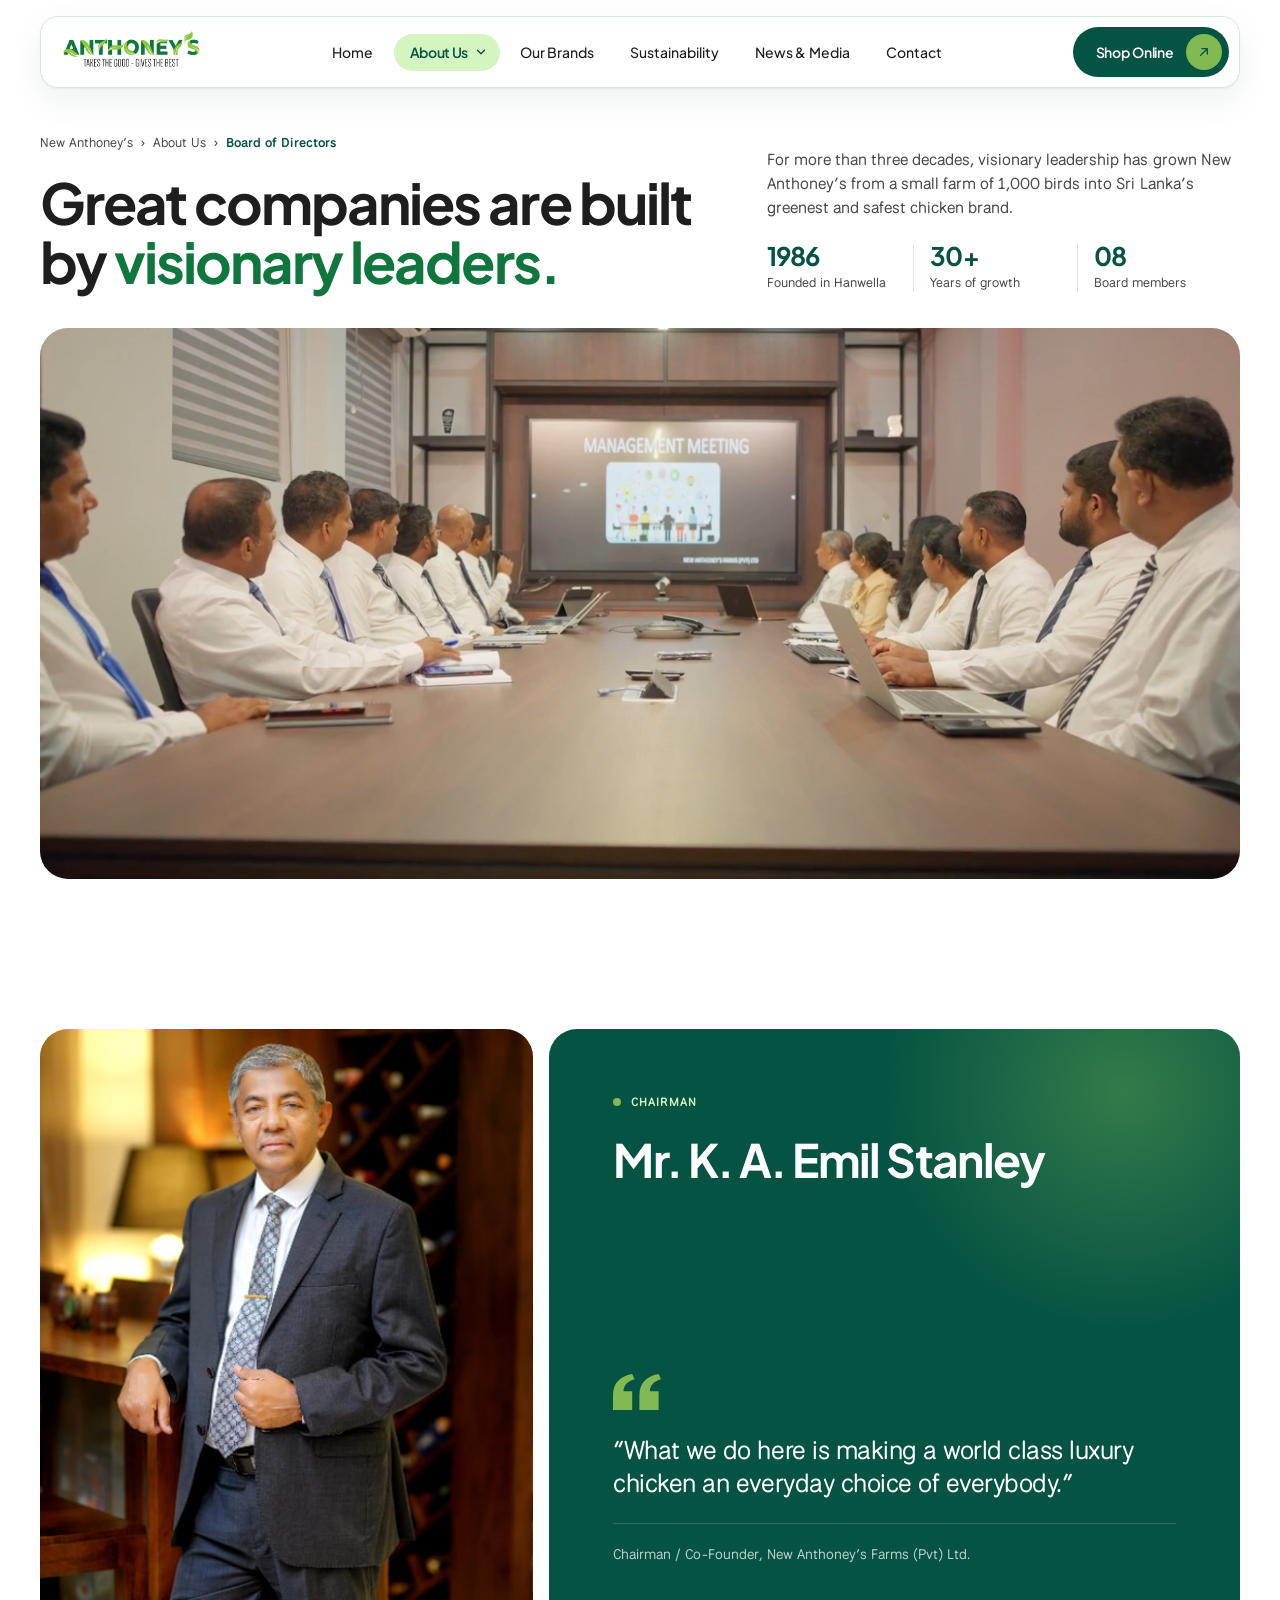
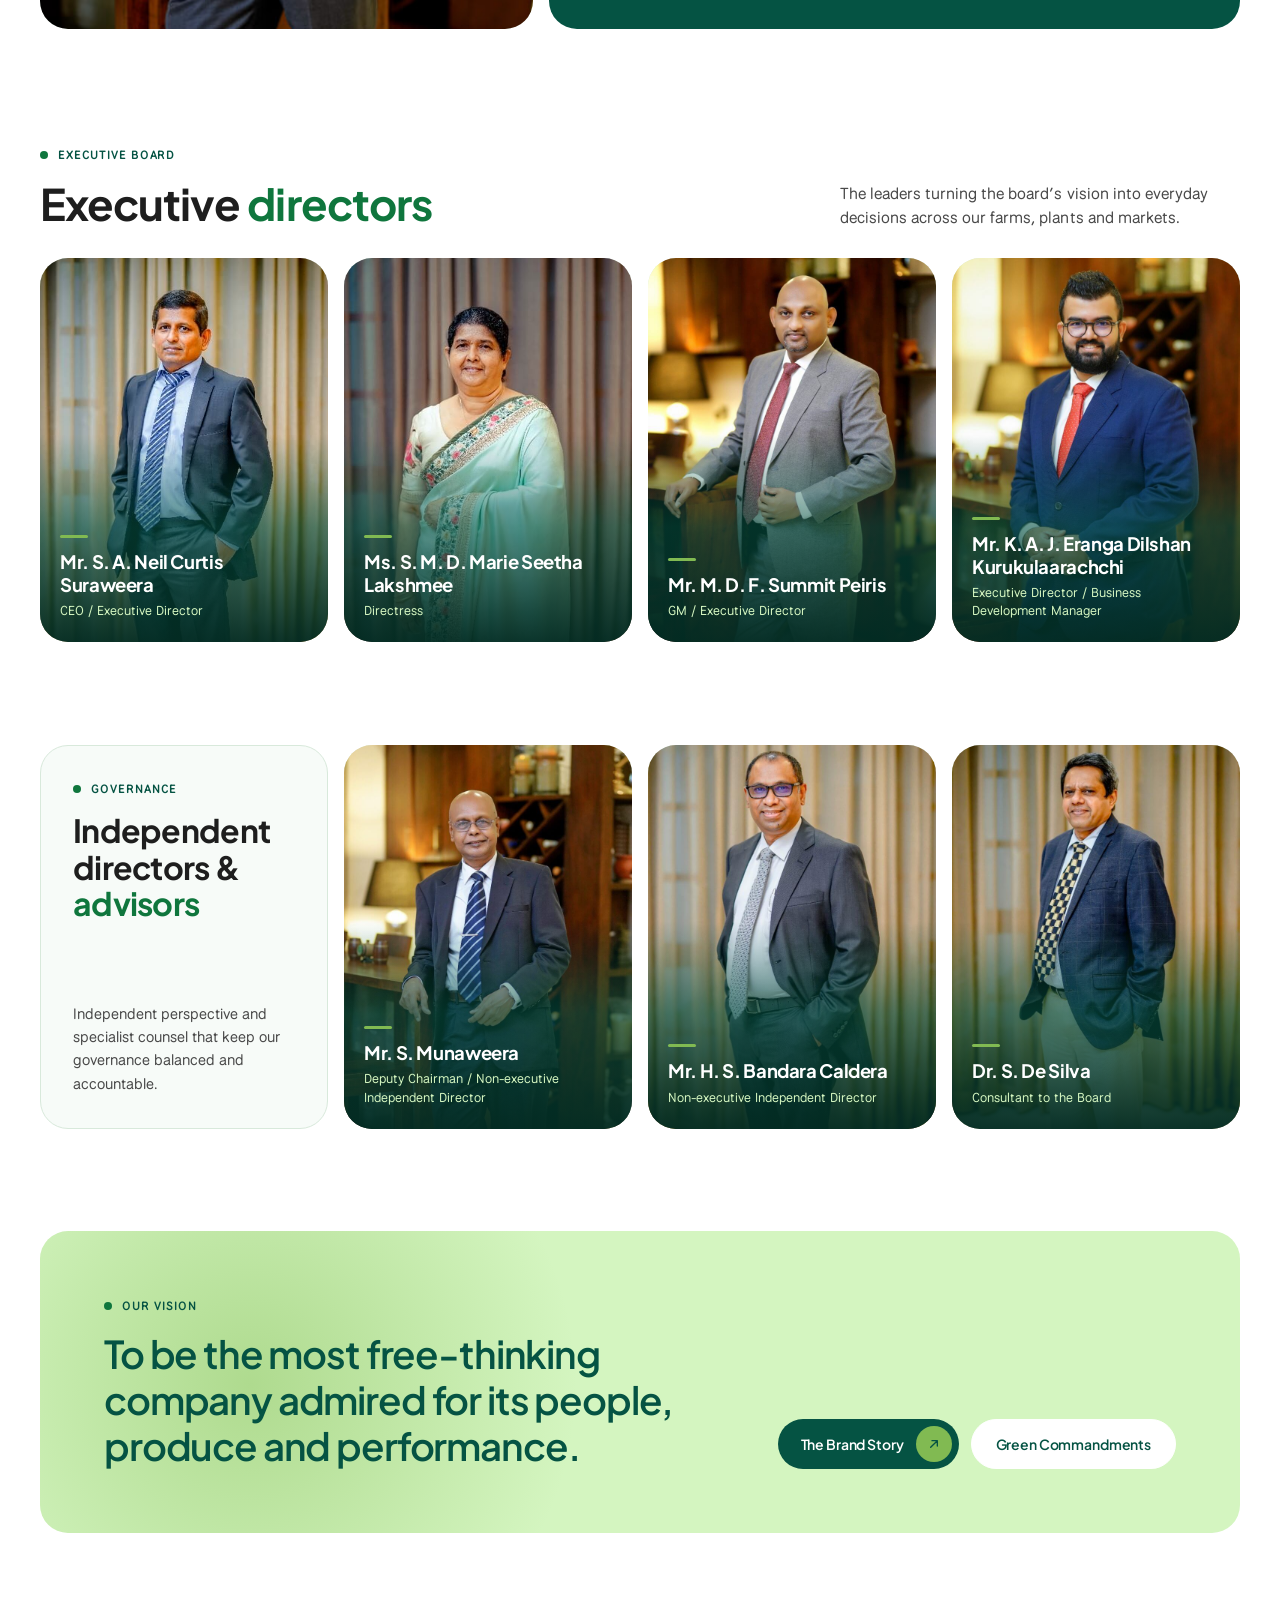
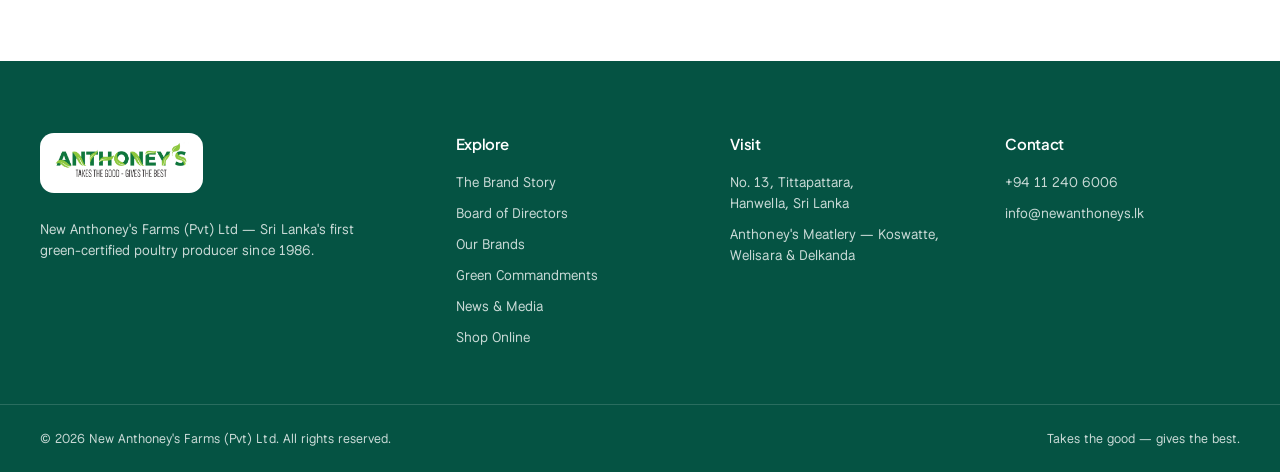
<file: board-of-directors.html>
<!DOCTYPE html>
<html lang="en">
<head>
  <meta charset="utf-8" />
  <meta name="viewport" content="width=device-width, initial-scale=1" />
  <title>Board of Directors | Leading Chicken product supplier | Anthoney’s Farm Sri Lanka</title>
  <meta name="description" content="Incorporated on 1st January 1986, evolving and shaping itself to a private limited organisation in 2002, Anthoney's has become the greenest and safest chicken brand in Sri Lanka." />
  <link rel="icon" href="assets/img/logo.png" />
  <link rel="preconnect" href="https://fonts.googleapis.com" />
  <link rel="preconnect" href="https://fonts.gstatic.com" crossorigin />
  <link href="https://fonts.googleapis.com/css2?family=National+Park:wght@400;500;600&family=Plus+Jakarta+Sans:wght@400;500;600;700&display=swap" rel="stylesheet" />
  <link rel="stylesheet" href="styles.css" />
</head>
<body>

  <!-- ============ NAV (no banner on this page) ============ -->
  <div class="page-head" id="top">
    <header class="nav nav--static" data-nav>
      <a class="nav__logo" href="index.html" aria-label="Anthoney's home">
        <img src="assets/img/logo.png" alt="Anthoney's — Takes the good, gives the best" width="483" height="158" />
      </a>
      <nav class="nav__links" aria-label="Primary">
        <a href="index.html">Home</a>
        <div class="nav__item" data-subnav>
          <button class="nav__parent is-active" type="button" aria-expanded="false" aria-controls="subnav-about">About Us<svg class="nav__chev" viewBox="0 0 24 24" aria-hidden="true"><path d="m6 9 6 6 6-6"/></svg></button>
          <div class="nav__sub" id="subnav-about">
            <a href="about.html"><strong>The Brand Story</strong><small>Our journey since 1986</small></a>
            <a href="board-of-directors.html" aria-current="page"><strong>The Board of Directors</strong><small>The leaders guiding us</small></a>
          </div>
        </div>
        <a href="index.html#brands">Our Brands</a>
        <a href="green-commandments.html">Sustainability</a>
        <a href="index.html#news">News &amp; Media</a>
        <a href="contact.html">Contact</a>
      </nav>
      <div class="nav__actions">
        <a class="nav__call" href="tel:+94112406006">
          <span class="icon-circle icon-circle--light" aria-hidden="true">
            <svg viewBox="0 0 24 24" width="18" height="18"><path fill="currentColor" d="M6.6 10.8a15.1 15.1 0 0 0 6.6 6.6l2.2-2.2a1 1 0 0 1 1-.25 11.4 11.4 0 0 0 3.6.57 1 1 0 0 1 1 1V20a1 1 0 0 1-1 1A17 17 0 0 1 3 4a1 1 0 0 1 1-1h3.5a1 1 0 0 1 1 1c0 1.25.2 2.45.57 3.57a1 1 0 0 1-.25 1z"/></svg>
          </span>
          <span class="nav__call-text"><small>Call Us</small>+94 11 240 6006</span>
        </a>
        <a class="btn btn--dark" href="https://dorakadapaliya.com" target="_blank" rel="noopener">
          Shop Online
          <span class="btn__arrow btn__arrow--light" aria-hidden="true"><svg viewBox="0 0 24 24"><path d="M7 17 17 7M9 7h8v8"/></svg></span>
        </a>
        <button class="nav__toggle" type="button" aria-label="Open menu" aria-expanded="false" data-nav-toggle>
          <span></span><span></span><span></span>
        </button>
      </div>
    </header>
  </div>

  <main>
    <!-- ============ INTRO ============ -->
    <section class="bd-intro" aria-labelledby="bd-title">
      <div class="container">
        <div class="bd-intro__top">
          <div>
            <nav class="breadcrumb breadcrumb--dark" aria-label="Breadcrumb">
              <a href="index.html">New Anthoney’s</a><span aria-hidden="true">›</span><span>About Us</span><span aria-hidden="true">›</span><span aria-current="page">Board of Directors</span>
            </nav>
            <h1 class="bd-intro__title" id="bd-title">Great companies are built by <span class="accent-dark">visionary leaders.</span></h1>
          </div>

          <div class="bd-intro__side">
            <p class="body-lg">For more than three decades, visionary leadership has grown New Anthoney’s from a small farm of 1,000 birds into Sri Lanka’s greenest and safest chicken brand.</p>
            <ul class="bd-stats" role="list">
              <li class="bd-stat"><strong>1986</strong><span>Founded in Hanwella</span></li>
              <li class="bd-stat"><strong>30+</strong><span>Years of growth</span></li>
              <li class="bd-stat"><strong>08</strong><span>Board members</span></li>
            </ul>
          </div>
        </div>

        <figure class="bd-photo">
          <img src="assets/img/photos/the%20board.jpg" alt="New Anthoney’s leadership team seated around the boardroom table during a management meeting" width="1915" height="958" fetchpriority="high" data-parallax="-0.06" />
        </figure>
      </div>
    </section>

    <!-- ============ THE BOARD ============ -->
    <section class="bd-board" aria-label="Board members">
      <div class="container">

        <!-- Chairman -->
        <article class="bd-lead" aria-labelledby="bd-chair">
          <div class="bd-lead__media">
            <img src="assets/img/board/emil-stanley.jpg" alt="Mr. K. A. Emil Stanley, Chairman of New Anthoney’s Farms" loading="lazy" width="478" height="724" />
          </div>
          <div class="bd-lead__body">
            <p class="eyebrow eyebrow--dot">Chairman</p>
            <h2 class="bd-lead__name" id="bd-chair">Mr. K. A. Emil Stanley</h2>
            <svg class="bd-lead__mark" viewBox="0 0 48 36" aria-hidden="true"><path d="M0 36V21.6C0 9.6 6.4 2.4 19.2 0l2.4 5.2C14.4 7.2 10.8 11.2 10.4 17.2h8.8V36zm26.4 0V21.6C26.4 9.6 32.8 2.4 45.6 0L48 5.2c-7.2 2-10.8 6-11.2 12h8.8V36z"/></svg>
            <blockquote class="quote">“What we do here is making a world class luxury chicken an everyday choice of everybody.”</blockquote>
            <p class="bd-lead__cite">Chairman / Co-Founder, New Anthoney’s Farms (Pvt) Ltd.</p>
          </div>
        </article>

        <!-- Executive -->
        <div class="bd-group" aria-labelledby="bd-exec">
          <header class="bd-group__head">
            <div>
              <p class="eyebrow eyebrow--dot">Executive Board</p>
              <h2 class="title-xl" id="bd-exec">Executive <span class="accent-dark">directors</span></h2>
            </div>
            <p class="body-lg">The leaders turning the board’s vision into everyday decisions across our farms, plants and markets.</p>
          </header>

          <ul class="bd-grid" role="list">
            <li>
              <figure class="bd-card">
                <img src="assets/img/board/neil-suraweera.jpg" alt="Mr. S. A. Neil Curtis Suraweera" loading="lazy" width="478" height="724" />
                <figcaption>
                  <h3 class="bd-card__name">Mr. S. A. Neil Curtis Suraweera</h3>
                  <p class="bd-card__role">CEO / Executive Director</p>
                </figcaption>
              </figure>
            </li>
            <li>
              <figure class="bd-card" style="--d: .08s">
                <img src="assets/img/board/marie-seetha-lakshmee.jpg" alt="Ms. S. M. D. Marie Seetha Lakshmee" loading="lazy" width="476" height="714" />
                <figcaption>
                  <h3 class="bd-card__name">Ms. S. M. D. Marie Seetha Lakshmee</h3>
                  <p class="bd-card__role">Directress</p>
                </figcaption>
              </figure>
            </li>
            <li>
              <figure class="bd-card" style="--d: .16s">
                <img src="assets/img/board/summit-peiris.jpg" alt="Mr. M. D. F. Summit Peiris" loading="lazy" width="768" height="1163" />
                <figcaption>
                  <h3 class="bd-card__name">Mr. M. D. F. Summit Peiris</h3>
                  <p class="bd-card__role">GM / Executive Director</p>
                </figcaption>
              </figure>
            </li>
            <li>
              <figure class="bd-card" style="--d: .24s">
                <img src="assets/img/board/eranga-kurukulaarachchi.jpg" alt="Mr. K. A. J. Eranga Dilshan Kurukulaarachchi" loading="lazy" width="768" height="1151" />
                <figcaption>
                  <h3 class="bd-card__name">Mr. K. A. J. Eranga Dilshan Kurukulaarachchi</h3>
                  <p class="bd-card__role">Executive Director / Business Development Manager</p>
                </figcaption>
              </figure>
            </li>
          </ul>
        </div>

        <!-- Independent & advisory -->
        <div class="bd-group" aria-labelledby="bd-indep">
          <ul class="bd-grid" role="list">
            <li class="bd-grid__intro">
              <div>
                <p class="eyebrow eyebrow--dot">Governance</p>
                <h2 class="bd-grid__title" id="bd-indep">Independent directors &amp; <span class="accent-dark">advisors</span></h2>
              </div>
              <p>Independent perspective and specialist counsel that keep our governance balanced and accountable.</p>
            </li>
            <li>
              <figure class="bd-card">
                <img src="assets/img/board/s-munaweera.jpg" alt="Mr. S. Munaweera" loading="lazy" width="768" height="1151" />
                <figcaption>
                  <h3 class="bd-card__name">Mr. S. Munaweera</h3>
                  <p class="bd-card__role">Deputy Chairman / Non-executive Independent Director</p>
                </figcaption>
              </figure>
            </li>
            <li>
              <figure class="bd-card" style="--d: .08s">
                <img src="assets/img/board/bandara-caldera.jpg" alt="Mr. H. S. Bandara Caldera" loading="lazy" width="768" height="1151" />
                <figcaption>
                  <h3 class="bd-card__name">Mr. H. S. Bandara Caldera</h3>
                  <p class="bd-card__role">Non-executive Independent Director</p>
                </figcaption>
              </figure>
            </li>
            <li>
              <figure class="bd-card" style="--d: .16s">
                <img src="assets/img/board/s-de-silva.jpg" alt="Dr. S. De Silva" loading="lazy" width="768" height="1151" />
                <figcaption>
                  <h3 class="bd-card__name">Dr. S. De Silva</h3>
                  <p class="bd-card__role">Consultant to the Board</p>
                </figcaption>
              </figure>
            </li>
          </ul>
        </div>
      </div>
    </section>

    <!-- ============ CLOSING ============ -->
    <section class="bd-close" aria-labelledby="bd-vision">
      <div class="container">
        <div class="bd-close__card">
          <div>
            <p class="eyebrow eyebrow--dot">Our Vision</p>
            <h2 class="bd-close__title" id="bd-vision">To be the most free-thinking company admired for its people, produce and performance.</h2>
          </div>
          <div class="bd-close__actions">
            <a class="btn btn--dark" href="about.html">
              The Brand Story
              <span class="btn__arrow btn__arrow--light" aria-hidden="true"><svg viewBox="0 0 24 24"><path d="M7 17 17 7M9 7h8v8"/></svg></span>
            </a>
            <a class="btn btn--outline" href="green-commandments.html">Green Commandments</a>
          </div>
        </div>
      </div>
    </section>
  </main>

  <!-- ============ FOOTER ============ -->
  <footer class="footer" id="footer">
    <div class="container footer__grid">
      <div class="footer__brand">
        <span class="footer__logo"><img src="assets/img/logo.png" alt="Anthoney's" width="483" height="158" /></span>
        <p>New Anthoney's Farms (Pvt) Ltd — Sri Lanka's first green-certified poultry producer since 1986.</p>
      </div>
      <div>
        <h4>Explore</h4>
        <ul>
          <li><a href="about.html">The Brand Story</a></li>
          <li><a href="board-of-directors.html">Board of Directors</a></li>
          <li><a href="index.html#brands">Our Brands</a></li>
          <li><a href="green-commandments.html">Green Commandments</a></li>
          <li><a href="index.html#news">News &amp; Media</a></li>
          <li><a href="https://dorakadapaliya.com" target="_blank" rel="noopener">Shop Online</a></li>
        </ul>
      </div>
      <div>
        <h4>Visit</h4>
        <ul>
          <li>No. 13, Tittapattara,<br />Hanwella, Sri Lanka</li>
          <li>Anthoney's Meatlery — Koswatte, Welisara &amp; Delkanda</li>
        </ul>
      </div>
      <div>
        <h4>Contact</h4>
        <ul>
          <li><a href="tel:+94112406006">+94 11 240 6006</a></li>
          <li><a href="mailto:info@newanthoneys.lk">info@newanthoneys.lk</a></li>
        </ul>
      </div>
    </div>
    <div class="container footer__bottom">
      <span>© <span data-year></span> New Anthoney's Farms (Pvt) Ltd. All rights reserved.</span>
      <span>Takes the good — gives the best.</span>
    </div>
  </footer>

  <script src="main.js" defer></script>
</body>
</html>
</file>
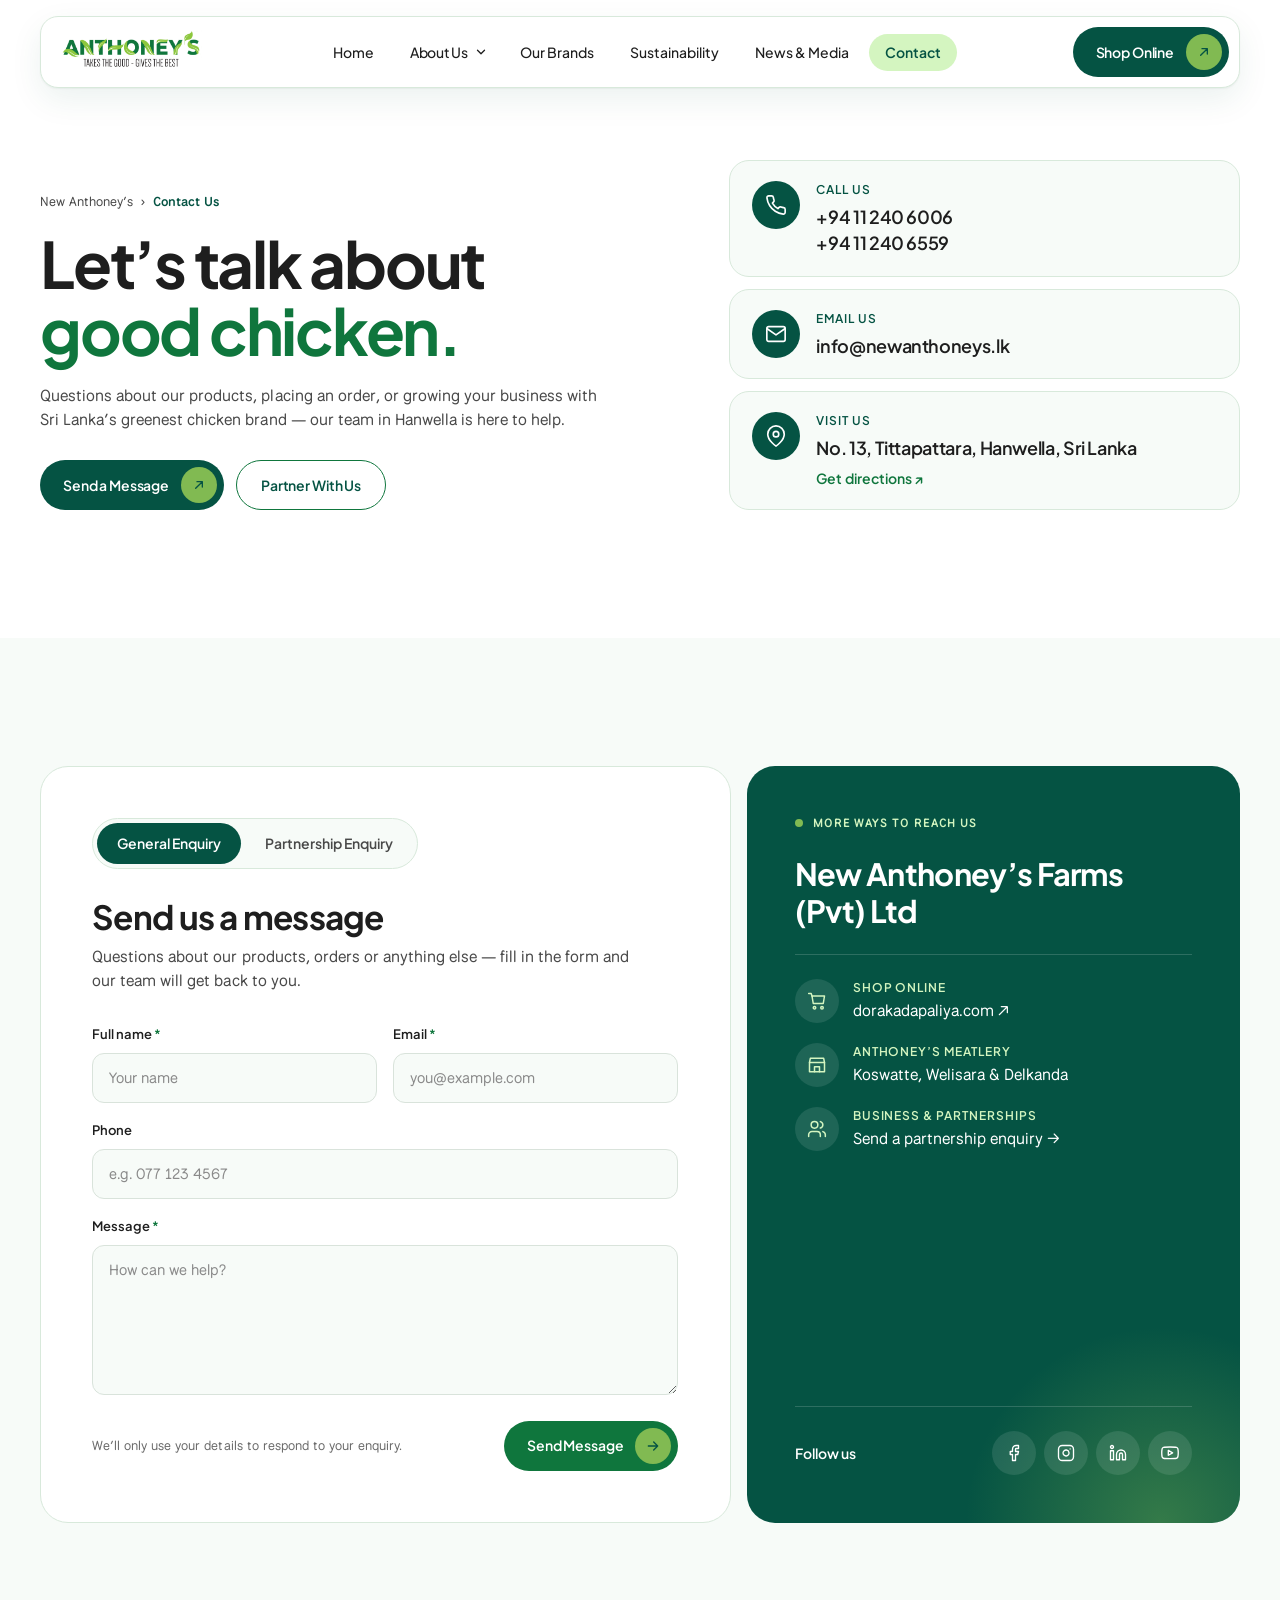
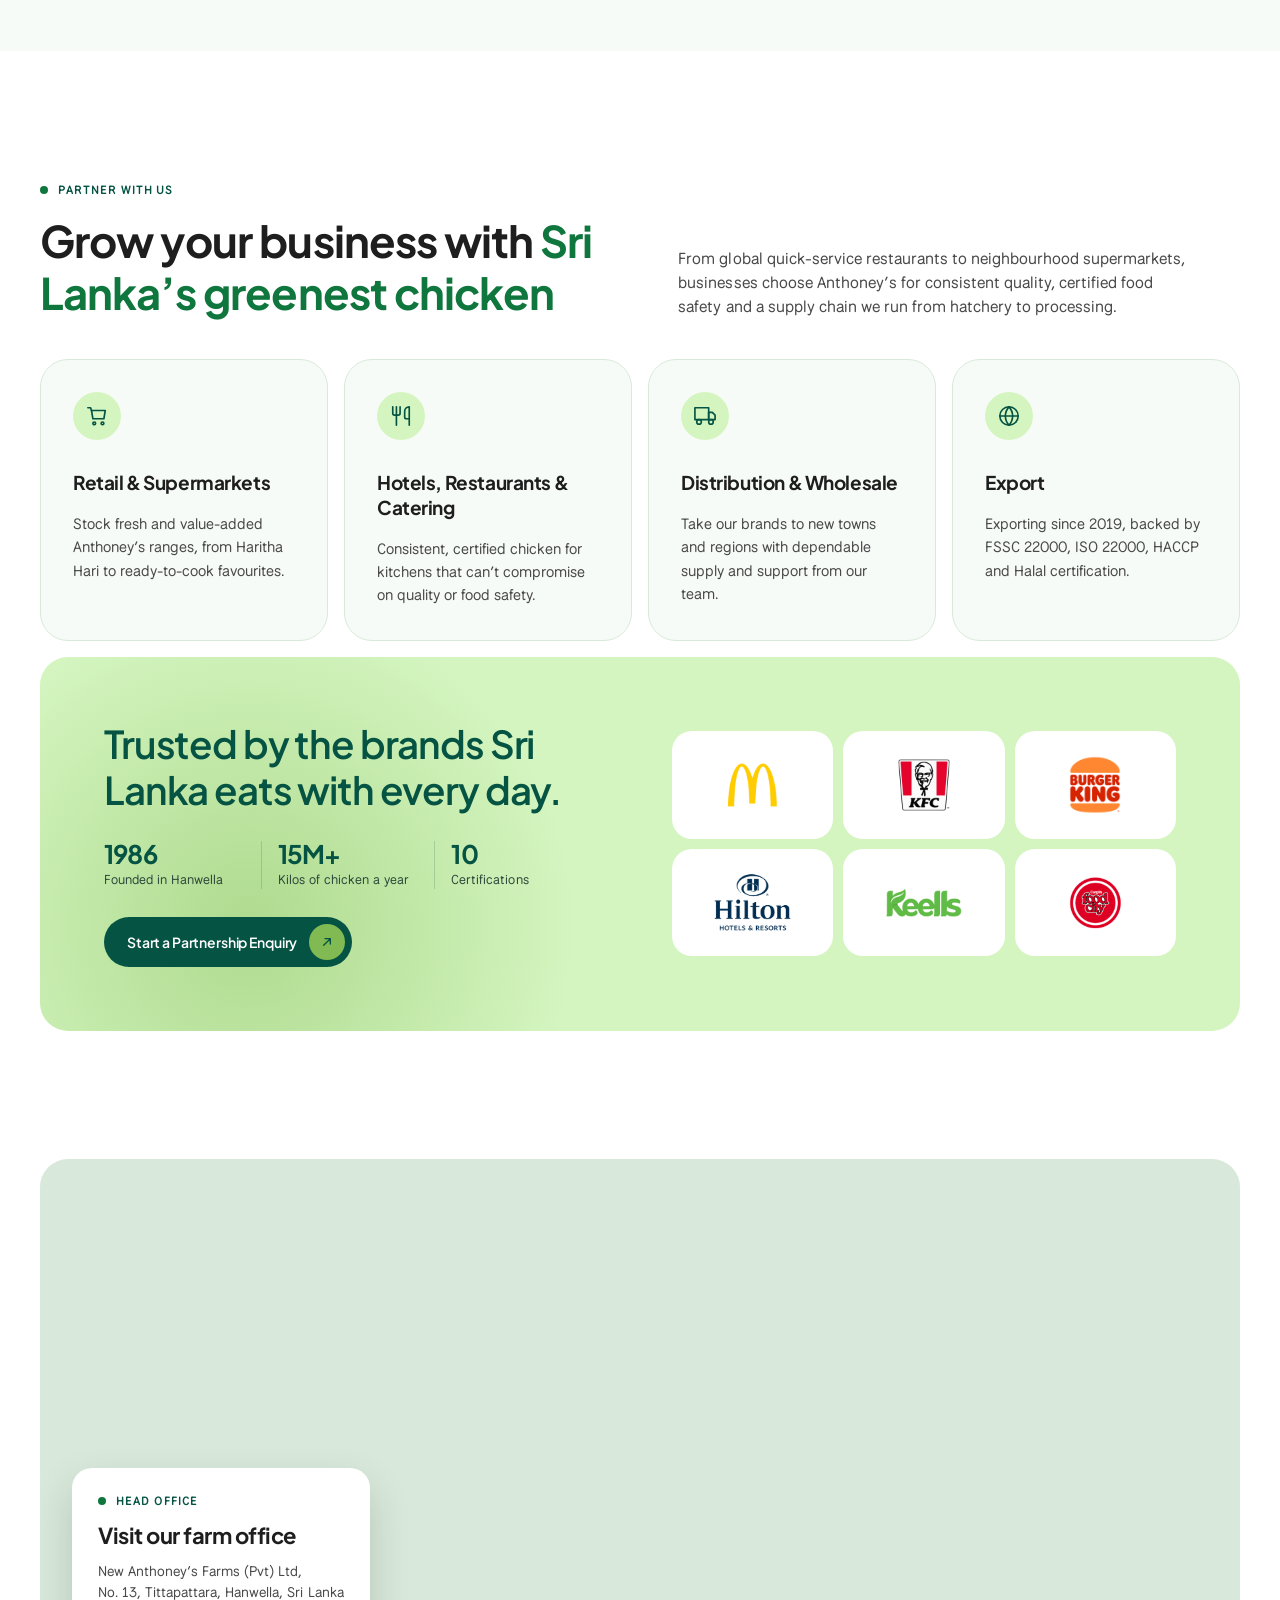
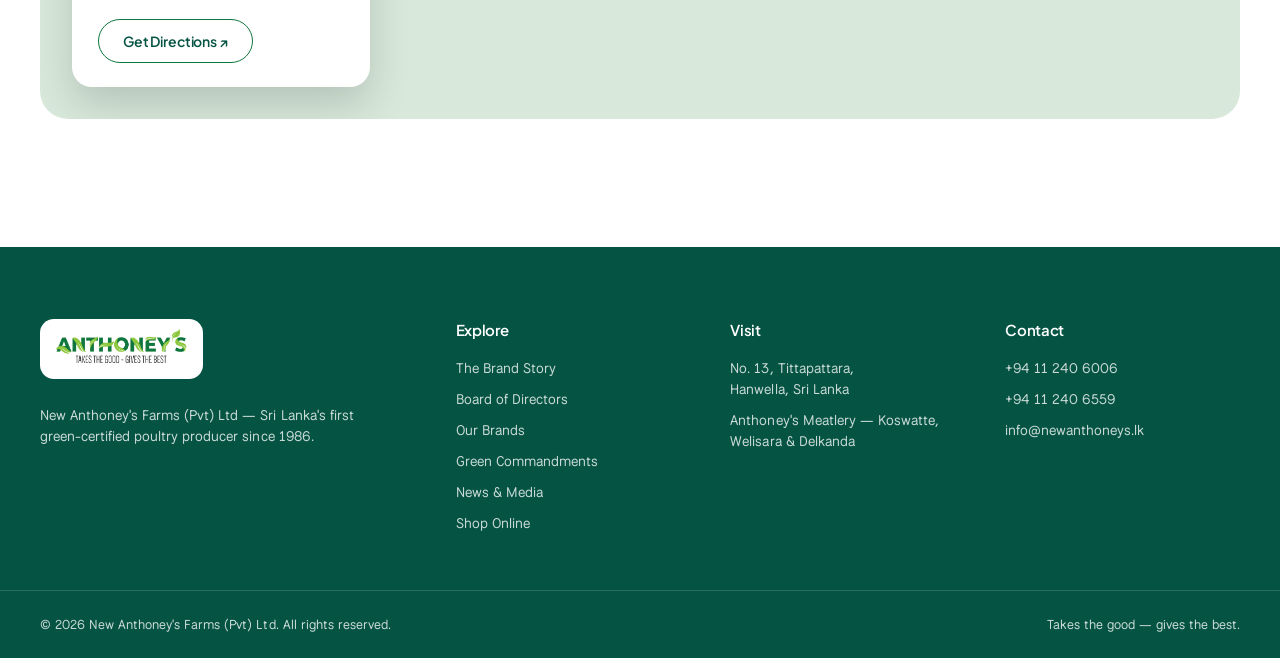
<file: contact.html>
<!DOCTYPE html>
<html lang="en">
<head>
  <meta charset="utf-8" />
  <meta name="viewport" content="width=device-width, initial-scale=1" />
  <title>Contact Us | Chicken Products Supplier | Anthoney’s Farm Sri Lanka</title>
  <meta name="description" content="Contact New Anthoney’s Farms (Pvt) Ltd in Hanwella, Sri Lanka — for product questions, orders, and retail, food service, distribution or export partnerships." />
  <link rel="icon" href="assets/img/logo.png" />
  <link rel="preconnect" href="https://fonts.googleapis.com" />
  <link rel="preconnect" href="https://fonts.gstatic.com" crossorigin />
  <link href="https://fonts.googleapis.com/css2?family=National+Park:wght@400;500;600&family=Plus+Jakarta+Sans:wght@400;500;600;700&display=swap" rel="stylesheet" />
  <link rel="stylesheet" href="styles.css" />
</head>
<body>

  <!-- ============ NAV (no banner on this page) ============ -->
  <div class="page-head" id="top">
    <header class="nav nav--static" data-nav>
      <a class="nav__logo" href="index.html" aria-label="Anthoney's home">
        <img src="assets/img/logo.png" alt="Anthoney's — Takes the good, gives the best" width="483" height="158" />
      </a>
      <nav class="nav__links" aria-label="Primary">
        <a href="index.html">Home</a>
        <div class="nav__item" data-subnav>
          <button class="nav__parent" type="button" aria-expanded="false" aria-controls="subnav-about">About Us<svg class="nav__chev" viewBox="0 0 24 24" aria-hidden="true"><path d="m6 9 6 6 6-6"/></svg></button>
          <div class="nav__sub" id="subnav-about">
            <a href="about.html"><strong>The Brand Story</strong><small>Our journey since 1986</small></a>
            <a href="board-of-directors.html"><strong>The Board of Directors</strong><small>The leaders guiding us</small></a>
          </div>
        </div>
        <a href="index.html#brands">Our Brands</a>
        <a href="green-commandments.html">Sustainability</a>
        <a href="index.html#news">News &amp; Media</a>
        <a href="contact.html" class="is-active" aria-current="page">Contact</a>
      </nav>
      <div class="nav__actions">
        <a class="nav__call" href="tel:+94112406006">
          <span class="icon-circle icon-circle--light" aria-hidden="true">
            <svg viewBox="0 0 24 24" width="18" height="18"><path fill="currentColor" d="M6.6 10.8a15.1 15.1 0 0 0 6.6 6.6l2.2-2.2a1 1 0 0 1 1-.25 11.4 11.4 0 0 0 3.6.57 1 1 0 0 1 1 1V20a1 1 0 0 1-1 1A17 17 0 0 1 3 4a1 1 0 0 1 1-1h3.5a1 1 0 0 1 1 1c0 1.25.2 2.45.57 3.57a1 1 0 0 1-.25 1z"/></svg>
          </span>
          <span class="nav__call-text"><small>Call Us</small>+94 11 240 6006</span>
        </a>
        <a class="btn btn--dark" href="https://dorakadapaliya.com" target="_blank" rel="noopener">
          Shop Online
          <span class="btn__arrow btn__arrow--light" aria-hidden="true"><svg viewBox="0 0 24 24"><path d="M7 17 17 7M9 7h8v8"/></svg></span>
        </a>
        <button class="nav__toggle" type="button" aria-label="Open menu" aria-expanded="false" data-nav-toggle>
          <span></span><span></span><span></span>
        </button>
      </div>
    </header>
  </div>

  <main>
    <!-- ============ INTRO ============ -->
    <section class="ct-intro" aria-labelledby="ct-title">
      <div class="container ct-intro__grid">
        <div class="ct-intro__copy">
          <nav class="breadcrumb breadcrumb--dark" aria-label="Breadcrumb">
            <a href="index.html">New Anthoney’s</a><span aria-hidden="true">›</span><span aria-current="page">Contact Us</span>
          </nav>
          <h1 class="ct-intro__title" id="ct-title">Let’s talk about <span class="accent-dark">good chicken.</span></h1>
          <p class="body-lg">Questions about our products, placing an order, or growing your business with Sri Lanka’s greenest chicken brand — our team in Hanwella is here to help.</p>
          <div class="ct-intro__actions">
            <a class="btn btn--dark" href="#enquiry" data-enquiry-open="general">
              Send a Message
              <span class="btn__arrow btn__arrow--light" aria-hidden="true"><svg viewBox="0 0 24 24"><path d="M7 17 17 7M9 7h8v8"/></svg></span>
            </a>
            <a class="btn btn--outline" href="#partner">Partner With Us</a>
          </div>
        </div>

        <ul class="ct-quick" role="list">
          <li class="ct-quick__card">
            <span class="ab-icon ab-icon--dark" aria-hidden="true"><svg viewBox="0 0 24 24"><path d="M22 16.92v3a2 2 0 0 1-2.18 2 19.79 19.79 0 0 1-8.63-3.07 19.5 19.5 0 0 1-6-6 19.79 19.79 0 0 1-3.07-8.67A2 2 0 0 1 4.11 2h3a2 2 0 0 1 2 1.72 12.84 12.84 0 0 0 .7 2.81 2 2 0 0 1-.45 2.11L8.09 9.91a16 16 0 0 0 6 6l1.27-1.27a2 2 0 0 1 2.11-.45 12.84 12.84 0 0 0 2.81.7A2 2 0 0 1 22 16.92z"/></svg></span>
            <div class="ct-quick__body">
              <small>Call Us</small>
              <a class="ct-quick__link" href="tel:+94112406006">+94 11 240 6006</a>
              <a class="ct-quick__link" href="tel:+94112406559">+94 11 240 6559</a>
            </div>
          </li>
          <li class="ct-quick__card">
            <span class="ab-icon ab-icon--dark" aria-hidden="true"><svg viewBox="0 0 24 24"><path d="M4 4h16a2 2 0 0 1 2 2v12a2 2 0 0 1-2 2H4a2 2 0 0 1-2-2V6a2 2 0 0 1 2-2z"/><path d="m22 6-10 7L2 6"/></svg></span>
            <div class="ct-quick__body">
              <small>Email Us</small>
              <a class="ct-quick__link" href="mailto:info@newanthoneys.lk">info@newanthoneys.lk</a>
            </div>
          </li>
          <li class="ct-quick__card">
            <span class="ab-icon ab-icon--dark" aria-hidden="true"><svg viewBox="0 0 24 24"><path d="M21 10c0 7-9 13-9 13S3 17 3 10a9 9 0 0 1 18 0z"/><circle cx="12" cy="10" r="3"/></svg></span>
            <div class="ct-quick__body">
              <small>Visit Us</small>
              <p class="ct-quick__text">No. 13, Tittapattara, Hanwella, Sri Lanka</p>
              <a class="ct-quick__more" href="https://goo.gl/maps/4kReSzeLXcny2uU47" target="_blank" rel="noopener">Get directions ↗</a>
            </div>
          </li>
        </ul>
      </div>
    </section>

    <!-- ============ ENQUIRY FORM ============ -->
    <section class="ct-main section" id="enquiry" aria-labelledby="form-title">
      <div class="container ct-main__grid">
        <div class="ct-form-card">
          <div class="ct-switch" role="group" aria-label="Enquiry type">
            <button class="ct-switch__btn" type="button" aria-pressed="true" data-enquiry-tab="general">General Enquiry</button>
            <button class="ct-switch__btn" type="button" aria-pressed="false" data-enquiry-tab="partner">Partnership Enquiry</button>
          </div>
          <h2 class="ct-form-card__title" id="form-title" data-form-title>Send us a message</h2>
          <p class="body-lg ct-form-card__lede" data-form-lede>Questions about our products, orders or anything else — fill in the form and our team will get back to you.</p>

          <form class="ct-form" id="enquiry-form" data-contact-form>
            <input type="hidden" name="enquiry" value="general" />

            <div class="ct-field">
              <label for="ct-name">Full name <span aria-hidden="true">*</span></label>
              <input id="ct-name" name="name" type="text" autocomplete="name" placeholder="Your name" required />
            </div>
            <div class="ct-field">
              <label for="ct-email">Email <span aria-hidden="true">*</span></label>
              <input id="ct-email" name="email" type="email" autocomplete="email" placeholder="you@example.com" required />
            </div>

            <div class="ct-field" data-partner-only hidden>
              <label for="ct-company">Company <span aria-hidden="true">*</span></label>
              <input id="ct-company" name="company" type="text" autocomplete="organization" placeholder="Business name" required disabled />
            </div>
            <div class="ct-field" data-partner-only hidden>
              <label for="ct-type">Partnership type <span aria-hidden="true">*</span></label>
              <select id="ct-type" name="partner_type" required disabled>
                <option value="" selected disabled>Select one</option>
                <option>Retail &amp; supermarkets</option>
                <option>Hotels, restaurants &amp; catering</option>
                <option>Distribution &amp; wholesale</option>
                <option>Export</option>
                <option>Other</option>
              </select>
            </div>

            <div class="ct-field ct-field--full">
              <label for="ct-phone">Phone</label>
              <input id="ct-phone" name="phone" type="tel" autocomplete="tel" placeholder="e.g. 077 123 4567" />
            </div>
            <div class="ct-field ct-field--full">
              <label for="ct-message">Message <span aria-hidden="true">*</span></label>
              <textarea id="ct-message" name="message" rows="5" placeholder="How can we help?" required></textarea>
            </div>

            <div class="ct-form__foot">
              <p class="ct-form__note">We’ll only use your details to respond to your enquiry.</p>
              <button class="btn btn--primary" type="submit">
                <span data-submit-label>Send Message</span>
                <span class="btn__arrow btn__arrow--light" aria-hidden="true"><svg viewBox="0 0 24 24"><path d="M5 12h14M13 6l6 6-6 6"/></svg></span>
              </button>
            </div>
            <p class="ct-form__status" role="status" aria-live="polite" data-form-status hidden></p>
          </form>
        </div>

        <aside class="ct-info" aria-label="More ways to reach us">
          <p class="eyebrow eyebrow--dot">More Ways to Reach Us</p>
          <h2 class="ct-info__title">New Anthoney’s Farms (Pvt) Ltd</h2>

          <ul class="ct-info__list" role="list">
            <li class="ct-info__row">
              <span class="ab-icon" aria-hidden="true"><svg viewBox="0 0 24 24"><path d="M6 6h15l-1.5 9h-12z"/><path d="M6 6 5 3H2"/><circle cx="9" cy="20" r="1.5"/><circle cx="18" cy="20" r="1.5"/></svg></span>
              <div>
                <small>Shop Online</small>
                <a href="https://dorakadapaliya.com" target="_blank" rel="noopener">dorakadapaliya.com ↗</a>
              </div>
            </li>
            <li class="ct-info__row">
              <span class="ab-icon" aria-hidden="true"><svg viewBox="0 0 24 24"><path d="M3 9 4 4h16l1 5"/><path d="M3 9h18v11H3z"/><path d="M9 20v-6h6v6"/></svg></span>
              <div>
                <small>Anthoney’s Meatlery</small>
                <p>Koswatte, Welisara &amp; Delkanda</p>
              </div>
            </li>
            <li class="ct-info__row">
              <span class="ab-icon" aria-hidden="true"><svg viewBox="0 0 24 24"><path d="M16 21v-2a4 4 0 0 0-4-4H6a4 4 0 0 0-4 4v2"/><circle cx="9" cy="7" r="4"/><path d="M22 21v-2a4 4 0 0 0-3-3.87M16 3.13a4 4 0 0 1 0 7.75"/></svg></span>
              <div>
                <small>Business &amp; Partnerships</small>
                <a href="#enquiry" data-enquiry-open="partner">Send a partnership enquiry →</a>
              </div>
            </li>
          </ul>

          <div class="ct-social">
            <p>Follow us</p>
            <div class="ct-social__links">
              <a href="https://www.facebook.com/NewAnthoneysFarmsPvtLtd" target="_blank" rel="noopener" aria-label="Facebook"><svg viewBox="0 0 24 24" aria-hidden="true"><path d="M18 2h-3a5 5 0 0 0-5 5v3H7v4h3v8h4v-8h3l1-4h-4V7a1 1 0 0 1 1-1h3z"/></svg></a>
              <a href="https://www.instagram.com/newanthoneysfarms_sl/" target="_blank" rel="noopener" aria-label="Instagram"><svg viewBox="0 0 24 24" aria-hidden="true"><rect x="2" y="2" width="20" height="20" rx="5"/><path d="M16 11.37A4 4 0 1 1 12.63 8 4 4 0 0 1 16 11.37z"/><path d="M17.5 6.5h.01"/></svg></a>
              <a href="https://www.linkedin.com/company/69877306/" target="_blank" rel="noopener" aria-label="LinkedIn"><svg viewBox="0 0 24 24" aria-hidden="true"><path d="M16 8a6 6 0 0 1 6 6v7h-4v-7a2 2 0 0 0-4 0v7h-4v-7a6 6 0 0 1 6-6z"/><rect x="2" y="9" width="4" height="12"/><circle cx="4" cy="4" r="2"/></svg></a>
              <a href="https://www.youtube.com/channel/UCMMmjBLRJp4I0bJrf17oORA" target="_blank" rel="noopener" aria-label="YouTube"><svg viewBox="0 0 24 24" aria-hidden="true"><path d="M22.54 6.42a2.78 2.78 0 0 0-1.94-2C18.88 4 12 4 12 4s-6.88 0-8.6.46a2.78 2.78 0 0 0-1.94 2A29 29 0 0 0 1 11.75a29 29 0 0 0 .46 5.33A2.78 2.78 0 0 0 3.4 19c1.72.46 8.6.46 8.6.46s6.88 0 8.6-.46a2.78 2.78 0 0 0 1.94-2 29 29 0 0 0 .46-5.25 29 29 0 0 0-.46-5.33z"/><path d="m9.75 15.02 5.75-3.27-5.75-3.27z"/></svg></a>
            </div>
          </div>
        </aside>
      </div>
    </section>

    <!-- ============ PARTNER WITH US ============ -->
    <section class="ct-partner section" id="partner" aria-labelledby="partner-title">
      <div class="container">
        <header class="ct-partner__head">
          <div>
            <p class="eyebrow eyebrow--dot">Partner With Us</p>
            <h2 class="title-xl" id="partner-title">Grow your business with <span class="accent-dark">Sri Lanka’s greenest chicken</span></h2>
          </div>
          <p class="body-lg">From global quick-service restaurants to neighbourhood supermarkets, businesses choose Anthoney’s for consistent quality, certified food safety and a supply chain we run from hatchery to processing.</p>
        </header>

        <div class="ct-partner__grid">
          <article class="ct-pcard">
            <span class="ab-icon" aria-hidden="true"><svg viewBox="0 0 24 24"><path d="M6 6h15l-1.5 9h-12z"/><path d="M6 6 5 3H2"/><circle cx="9" cy="20" r="1.5"/><circle cx="18" cy="20" r="1.5"/></svg></span>
            <h3>Retail &amp; Supermarkets</h3>
            <p>Stock fresh and value-added Anthoney’s ranges, from Haritha Hari to ready-to-cook favourites.</p>
          </article>
          <article class="ct-pcard">
            <span class="ab-icon" aria-hidden="true"><svg viewBox="0 0 24 24"><path d="M3 2v7a2 2 0 0 0 2 2h4a2 2 0 0 0 2-2V2"/><path d="M7 2v20"/><path d="M21 15V2a5 5 0 0 0-5 5v6a2 2 0 0 0 2 2h3zm0 0v7"/></svg></span>
            <h3>Hotels, Restaurants &amp; Catering</h3>
            <p>Consistent, certified chicken for kitchens that can’t compromise on quality or food safety.</p>
          </article>
          <article class="ct-pcard">
            <span class="ab-icon" aria-hidden="true"><svg viewBox="0 0 24 24"><path d="M1 3h15v13H1z"/><path d="M16 8h4l3 3v5h-7z"/><circle cx="5.5" cy="18.5" r="2.5"/><circle cx="18.5" cy="18.5" r="2.5"/></svg></span>
            <h3>Distribution &amp; Wholesale</h3>
            <p>Take our brands to new towns and regions with dependable supply and support from our team.</p>
          </article>
          <article class="ct-pcard">
            <span class="ab-icon" aria-hidden="true"><svg viewBox="0 0 24 24"><circle cx="12" cy="12" r="10"/><path d="M2 12h20"/><path d="M12 2a15.3 15.3 0 0 1 4 10 15.3 15.3 0 0 1-4 10 15.3 15.3 0 0 1-4-10 15.3 15.3 0 0 1 4-10z"/></svg></span>
            <h3>Export</h3>
            <p>Exporting since 2019, backed by FSSC 22000, ISO 22000, HACCP and Halal certification.</p>
          </article>
        </div>

        <div class="ct-band">
          <div class="ct-band__copy">
            <p class="ct-band__title">Trusted by the brands Sri Lanka eats with every day.</p>
            <ul class="bd-stats" role="list">
              <li class="bd-stat"><strong>1986</strong><span>Founded in Hanwella</span></li>
              <li class="bd-stat"><strong>15M+</strong><span>Kilos of chicken a year</span></li>
              <li class="bd-stat"><strong>10</strong><span>Certifications</span></li>
            </ul>
            <a class="btn btn--dark" href="#enquiry" data-enquiry-open="partner">
              Start a Partnership Enquiry
              <span class="btn__arrow btn__arrow--light" aria-hidden="true"><svg viewBox="0 0 24 24"><path d="M7 17 17 7M9 7h8v8"/></svg></span>
            </a>
          </div>
          <ul class="ct-logos" role="list" aria-label="Some of our clients">
            <li class="ct-logo"><img src="assets/img/clients/Anthoneys-clients-McDonalds-min-300x300-1.png" alt="McDonald's" loading="lazy" width="300" height="300" /></li>
            <li class="ct-logo"><img src="assets/img/clients/Anthoneys-clients-KFC-Cargills-min-300x300-1.png" alt="KFC" loading="lazy" width="300" height="300" /></li>
            <li class="ct-logo ct-logo--pad"><img src="assets/img/clients/Burger-King-New-2021-300x288.png" alt="Burger King" loading="lazy" width="300" height="288" /></li>
            <li class="ct-logo ct-logo--pad"><img src="assets/img/clients/Hilton-Logo-300x169.png" alt="Hilton Hotels &amp; Resorts" loading="lazy" width="300" height="169" /></li>
            <li class="ct-logo"><img src="assets/img/clients/Anthoneys-clients-Keells-Super-min-300x300-1.png" alt="Keells Super" loading="lazy" width="300" height="300" /></li>
            <li class="ct-logo"><img src="assets/img/clients/Anthoneys-clients-Cargills-Food-City-min-300x300-1.png" alt="Cargills Food City" loading="lazy" width="300" height="300" /></li>
          </ul>
        </div>
      </div>
    </section>

    <!-- ============ MAP ============ -->
    <section class="ct-map" aria-labelledby="map-title">
      <div class="container">
        <div class="ct-map__frame">
          <iframe src="https://www.google.com/maps/embed?pb=!1m14!1m8!1m3!1d3960.746307802452!2d80.0880998!3d6.9209017!3m2!1i1024!2i768!4f13.1!3m3!1m2!1s0x3ae254b6e46b161b%3A0x156df244c50c1697!2sNew%20Anthoney&#39;s%20Farms%20(Pvt)%20Ltd%20%F0%9F%AA%B4!5e0!3m2!1sen!2slk!4v1646376870576!5m2!1sen!2slk" title="Map showing New Anthoney’s Farms in Hanwella" loading="lazy" referrerpolicy="no-referrer-when-downgrade" allowfullscreen></iframe>
          <div class="ct-map__card">
            <p class="eyebrow eyebrow--dot">Head Office</p>
            <h2 id="map-title">Visit our farm office</h2>
            <p>New Anthoney’s Farms (Pvt) Ltd,<br />No. 13, Tittapattara, Hanwella, Sri Lanka</p>
            <a class="btn btn--outline" href="https://goo.gl/maps/4kReSzeLXcny2uU47" target="_blank" rel="noopener">Get Directions ↗</a>
          </div>
        </div>
      </div>
    </section>
  </main>

  <!-- ============ FOOTER ============ -->
  <footer class="footer" id="footer">
    <div class="container footer__grid">
      <div class="footer__brand">
        <span class="footer__logo"><img src="assets/img/logo.png" alt="Anthoney's" width="483" height="158" /></span>
        <p>New Anthoney's Farms (Pvt) Ltd — Sri Lanka's first green-certified poultry producer since 1986.</p>
      </div>
      <div>
        <h4>Explore</h4>
        <ul>
          <li><a href="about.html">The Brand Story</a></li>
          <li><a href="board-of-directors.html">Board of Directors</a></li>
          <li><a href="index.html#brands">Our Brands</a></li>
          <li><a href="green-commandments.html">Green Commandments</a></li>
          <li><a href="index.html#news">News &amp; Media</a></li>
          <li><a href="https://dorakadapaliya.com" target="_blank" rel="noopener">Shop Online</a></li>
        </ul>
      </div>
      <div>
        <h4>Visit</h4>
        <ul>
          <li>No. 13, Tittapattara,<br />Hanwella, Sri Lanka</li>
          <li>Anthoney's Meatlery — Koswatte, Welisara &amp; Delkanda</li>
        </ul>
      </div>
      <div>
        <h4>Contact</h4>
        <ul>
          <li><a href="tel:+94112406006">+94 11 240 6006</a></li>
          <li><a href="tel:+94112406559">+94 11 240 6559</a></li>
          <li><a href="mailto:info@newanthoneys.lk">info@newanthoneys.lk</a></li>
        </ul>
      </div>
    </div>
    <div class="container footer__bottom">
      <span>© <span data-year></span> New Anthoney's Farms (Pvt) Ltd. All rights reserved.</span>
      <span>Takes the good — gives the best.</span>
    </div>
  </footer>

  <script src="main.js" defer></script>
</body>
</html>
</file>
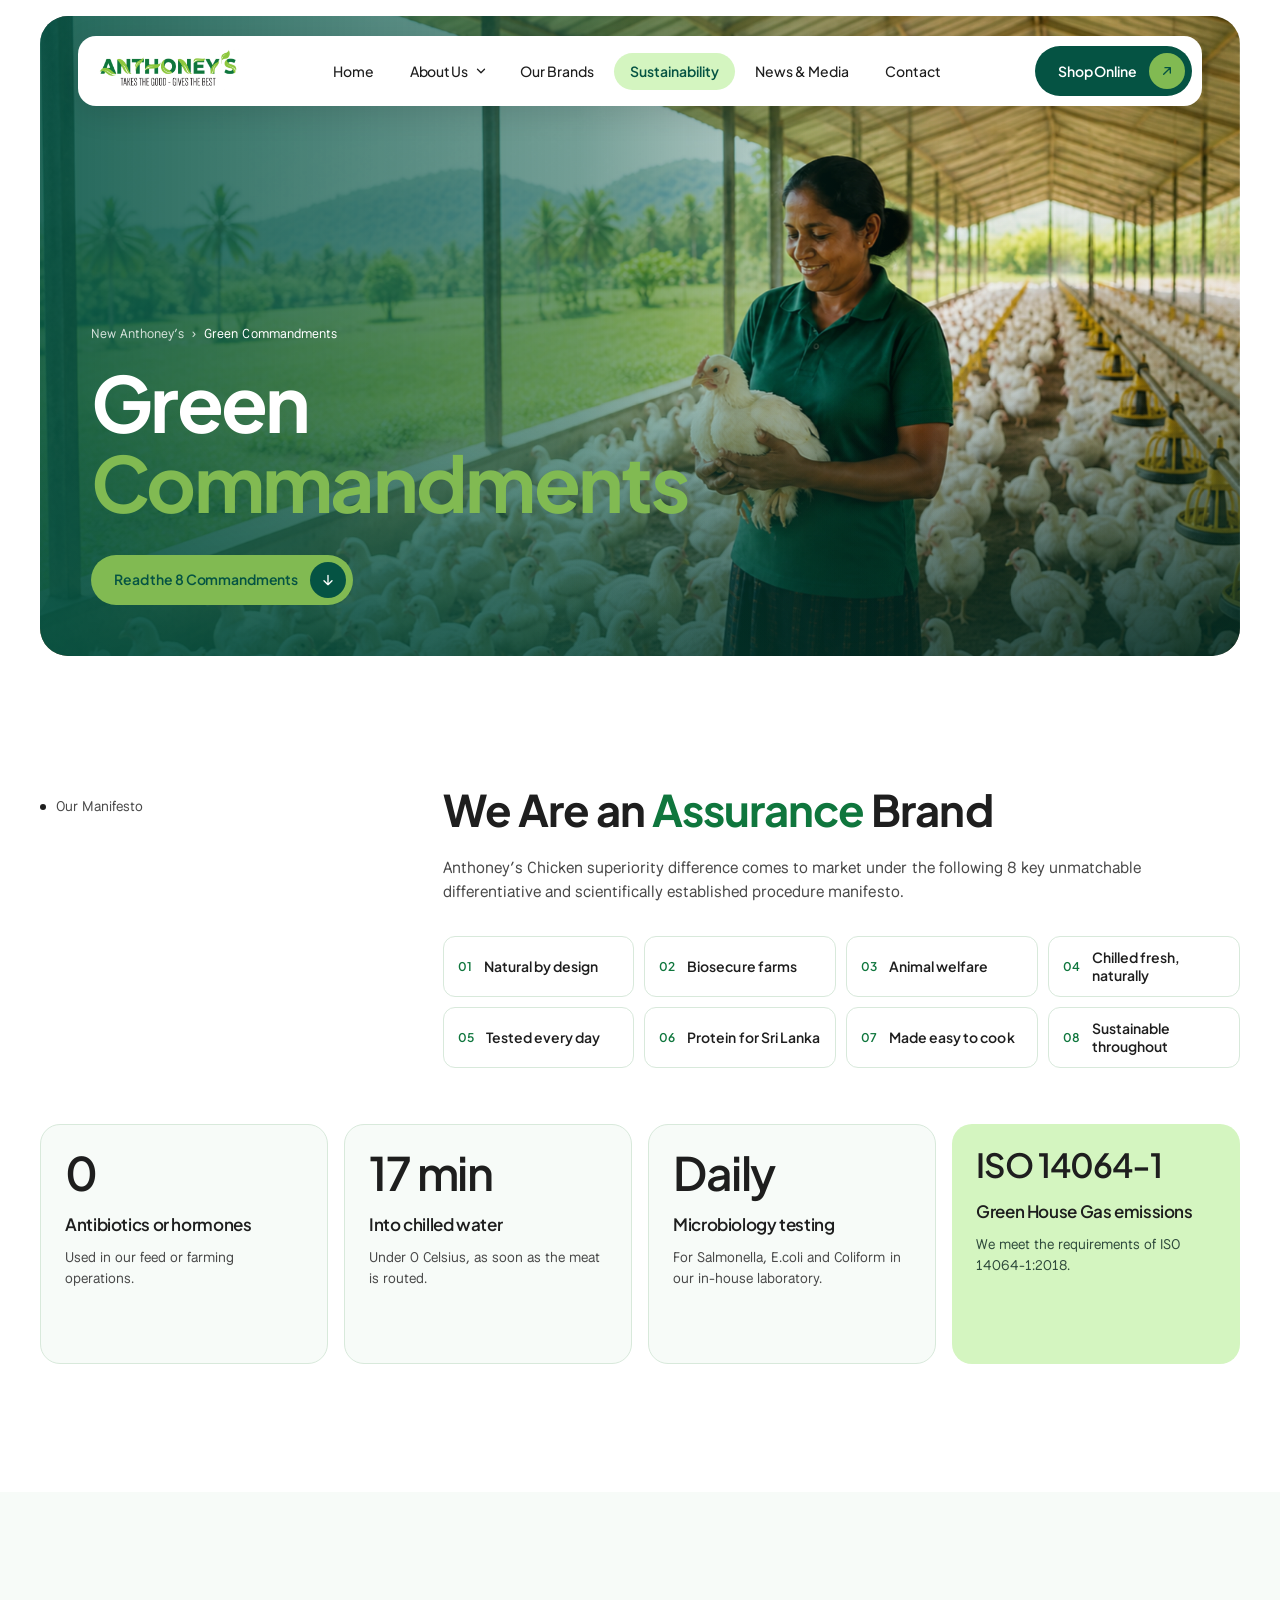
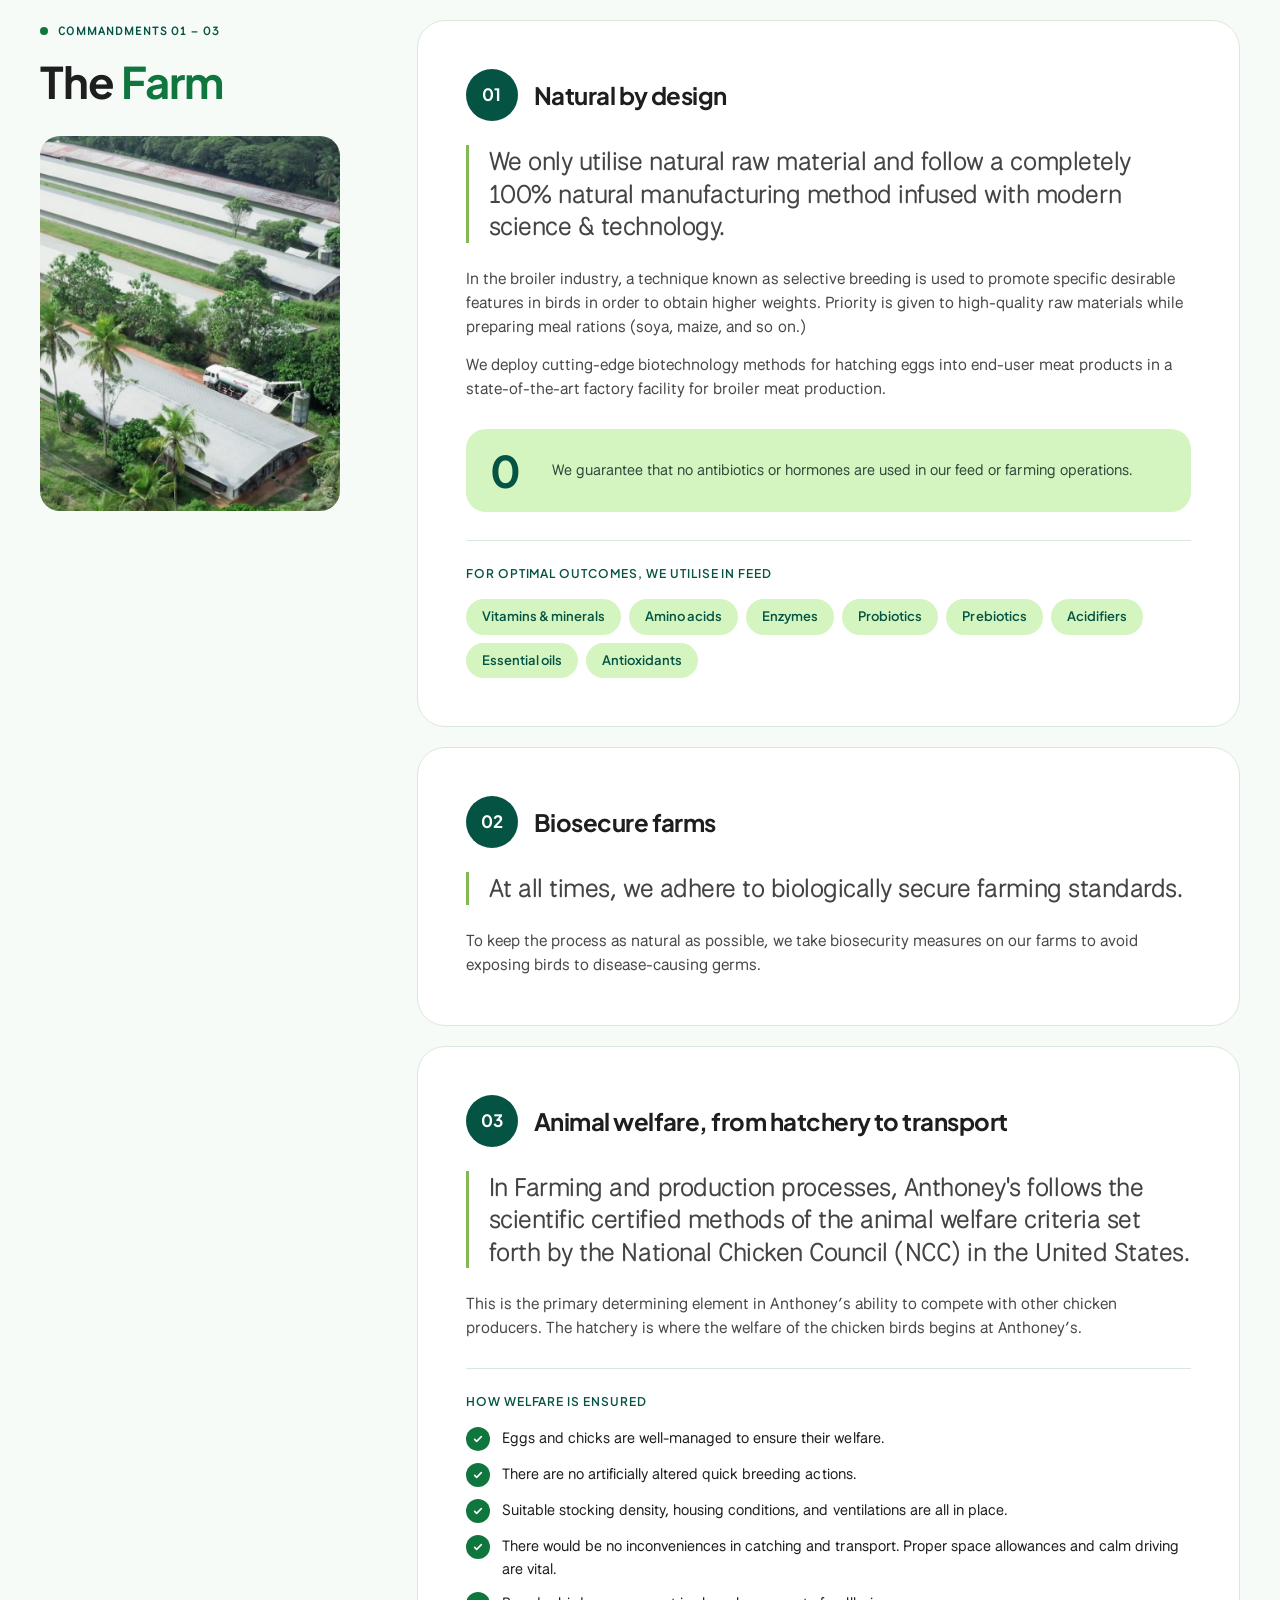
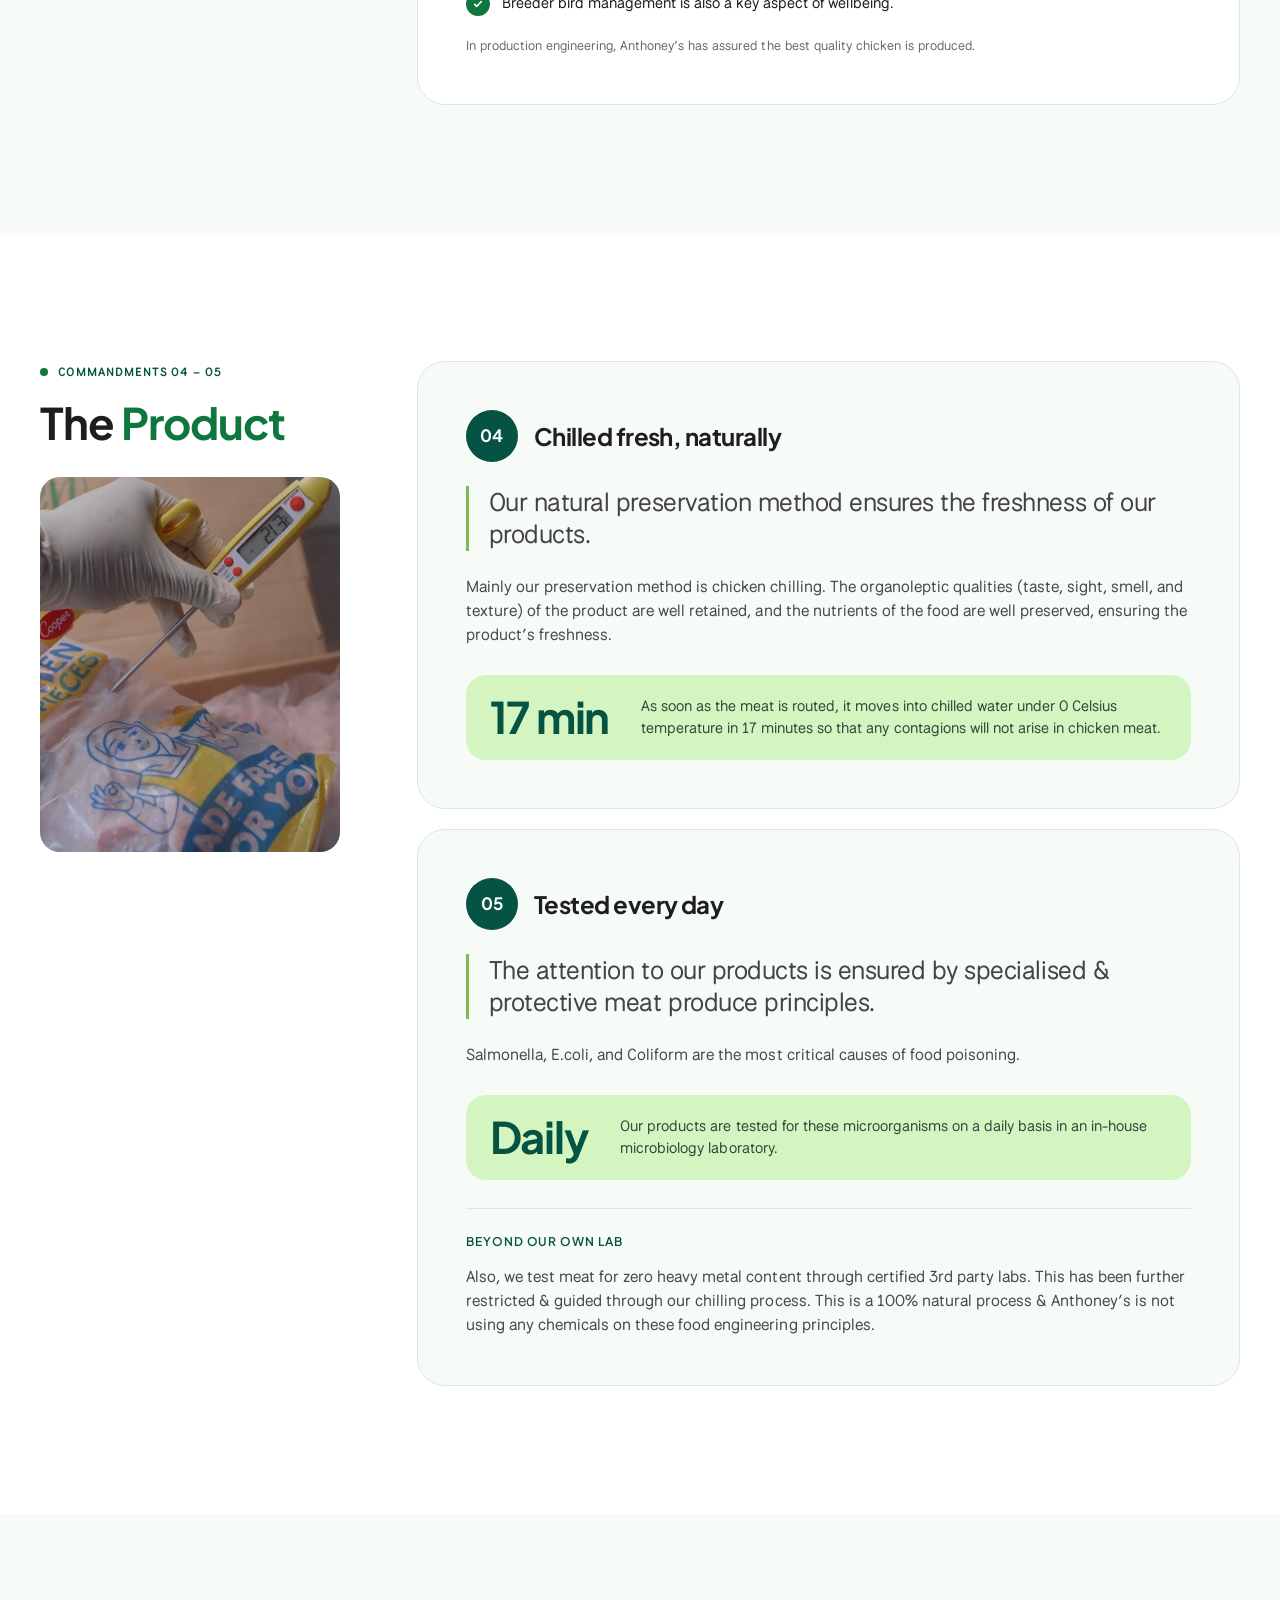
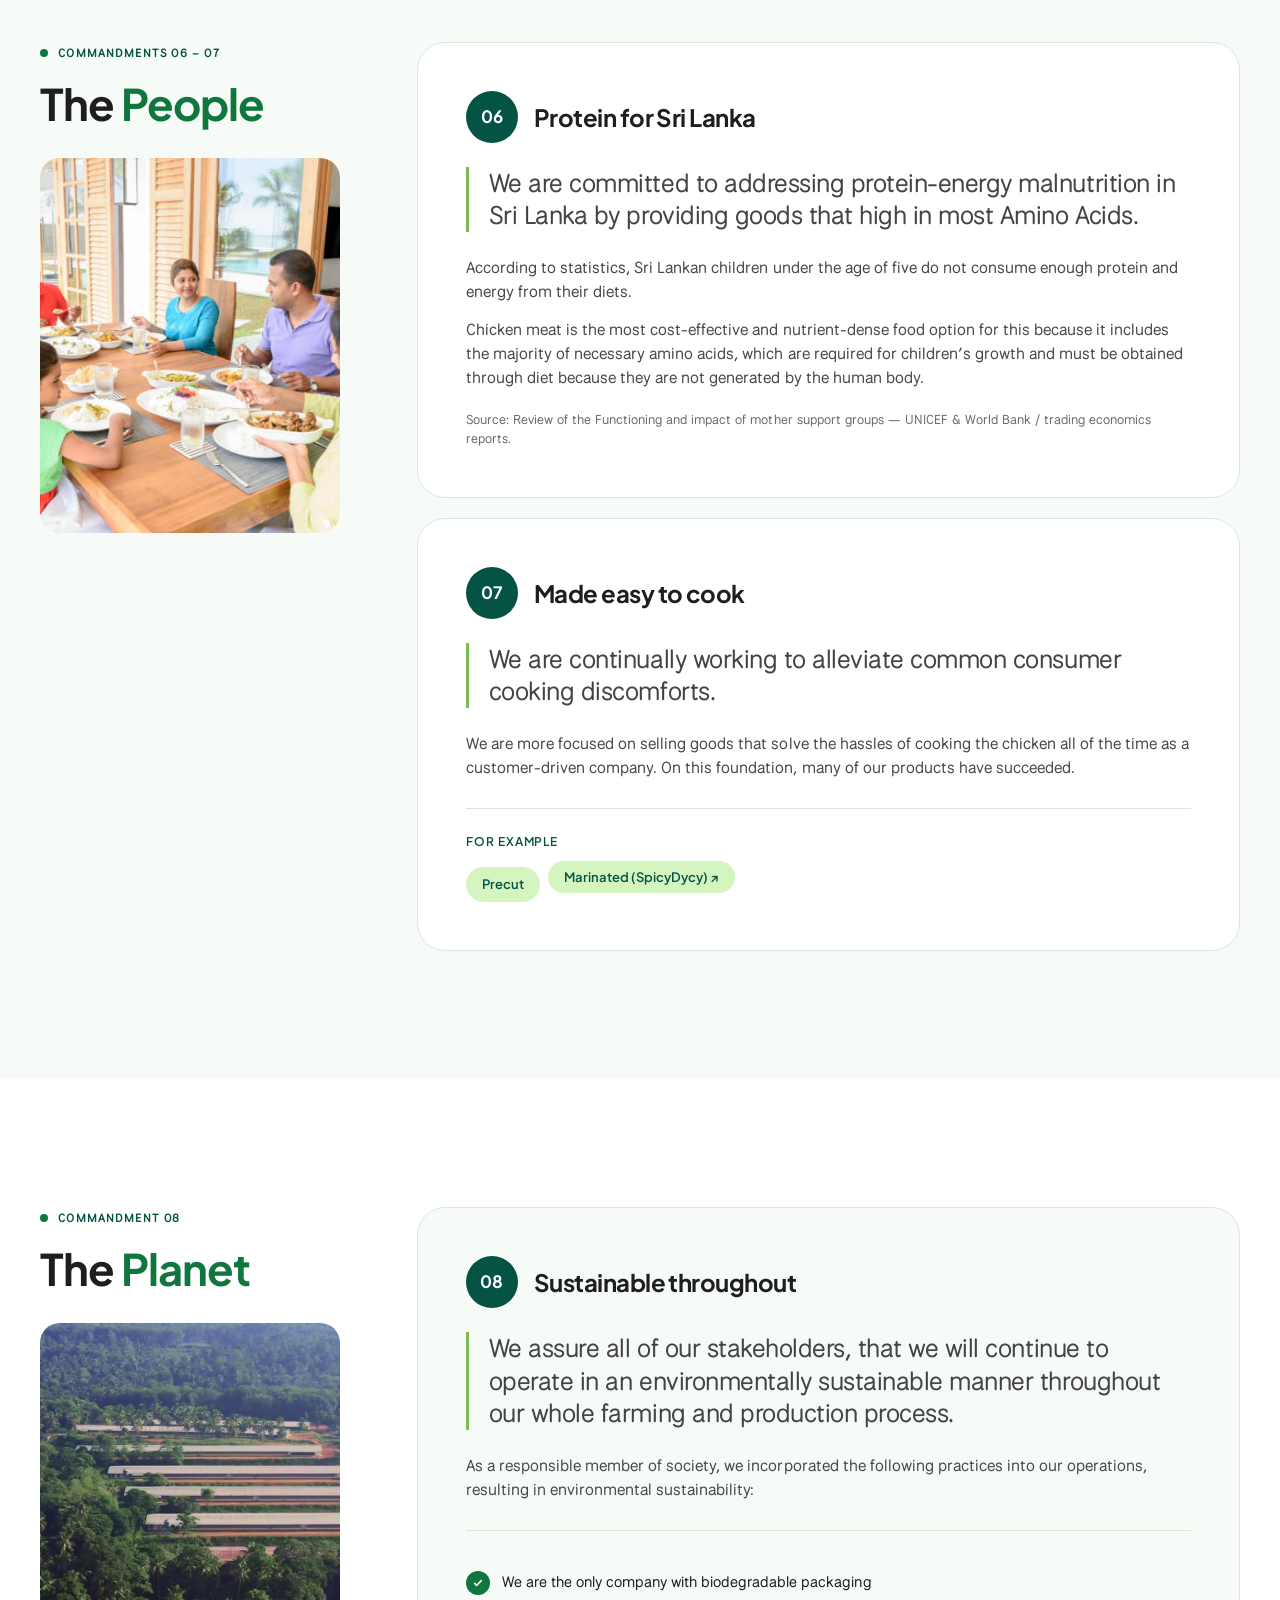
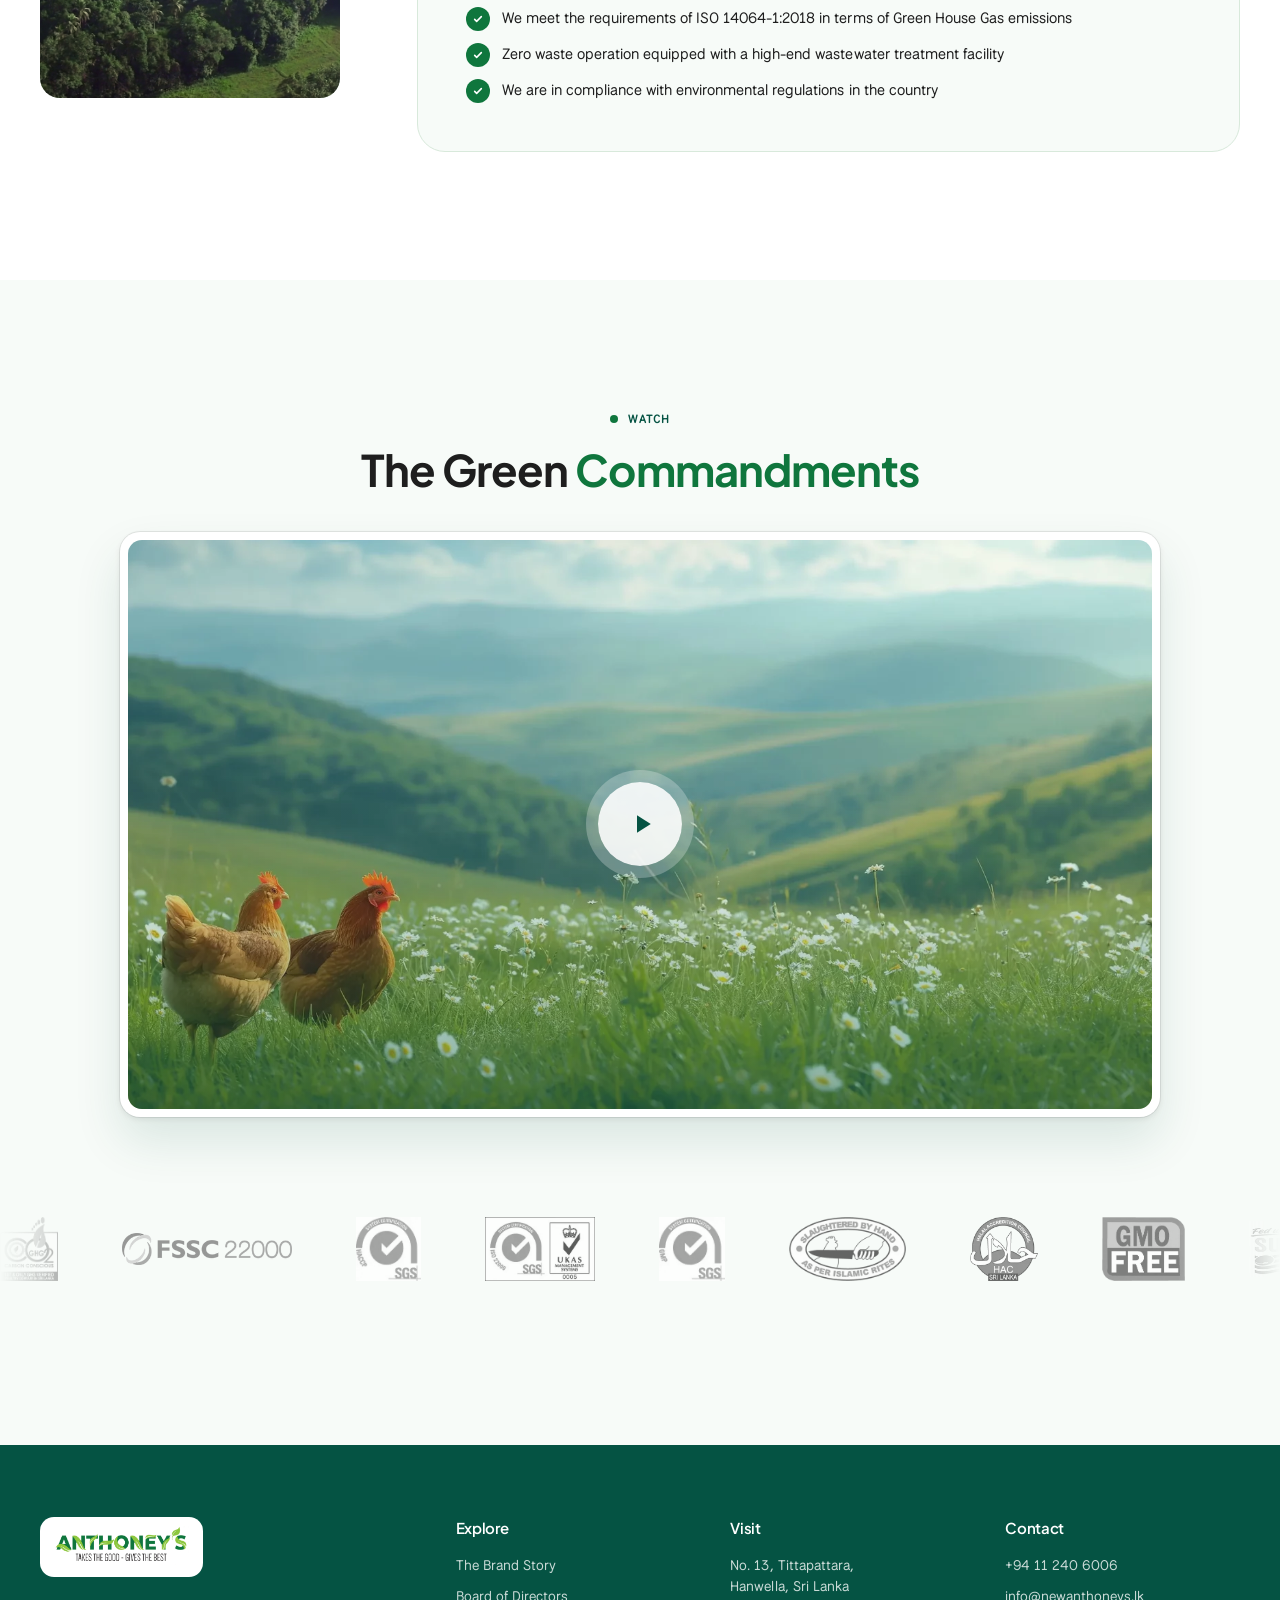
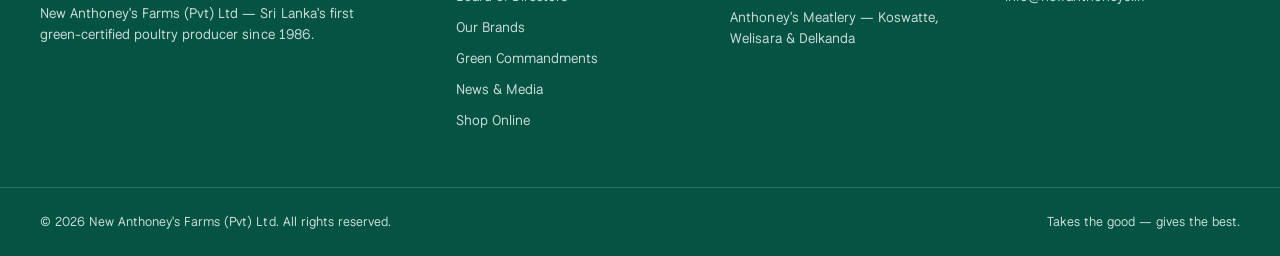
<file: green-commandments.html>
<!DOCTYPE html>
<html lang="en">
<head>
  <meta charset="utf-8" />
  <meta name="viewport" content="width=device-width, initial-scale=1" />
  <title>Green Commandments | Quality Chicken | Anthoney’s Farm Sri Lanka</title>
  <meta name="description" content="Anthoney’s Green Commandments — the 8 scientifically established procedures behind every Anthoney’s chicken, from farm to plate." />
  <link rel="icon" href="assets/img/logo.png" />
  <link rel="preconnect" href="https://fonts.googleapis.com" />
  <link rel="preconnect" href="https://fonts.gstatic.com" crossorigin />
  <link href="https://fonts.googleapis.com/css2?family=National+Park:wght@400;500;600&family=Plus+Jakarta+Sans:wght@400;500;600;700&display=swap" rel="stylesheet" />
  <link rel="stylesheet" href="styles.css" />
</head>
<body>

  <!-- ============ HERO ============ -->
  <section class="hero-wrap" id="top">
    <div class="hero hero--page">
      <img class="hero__bg" src="assets/img/photos/person%20holding%20chicken%20in%20farm.jpg" alt="" fetchpriority="high" />
      <div class="hero__shade" aria-hidden="true"></div>

      <header class="nav" data-nav>
        <a class="nav__logo" href="index.html" aria-label="Anthoney's home">
          <img src="assets/img/logo.png" alt="Anthoney's — Takes the good, gives the best" width="483" height="158" />
        </a>
        <nav class="nav__links" aria-label="Primary">
          <a href="index.html">Home</a>
          <div class="nav__item" data-subnav>
            <button class="nav__parent" type="button" aria-expanded="false" aria-controls="subnav-about">About Us<svg class="nav__chev" viewBox="0 0 24 24" aria-hidden="true"><path d="m6 9 6 6 6-6"/></svg></button>
            <div class="nav__sub" id="subnav-about">
              <a href="about.html"><strong>The Brand Story</strong><small>Our journey since 1986</small></a>
              <a href="board-of-directors.html"><strong>The Board of Directors</strong><small>The leaders guiding us</small></a>
            </div>
          </div>
          <a href="index.html#brands">Our Brands</a>
          <a href="green-commandments.html" class="is-active" aria-current="page">Sustainability</a>
          <a href="index.html#news">News &amp; Media</a>
          <a href="contact.html">Contact</a>
        </nav>
        <div class="nav__actions">
          <a class="nav__call" href="tel:+94112406006">
            <span class="icon-circle icon-circle--light" aria-hidden="true">
              <svg viewBox="0 0 24 24" width="18" height="18"><path fill="currentColor" d="M6.6 10.8a15.1 15.1 0 0 0 6.6 6.6l2.2-2.2a1 1 0 0 1 1-.25 11.4 11.4 0 0 0 3.6.57 1 1 0 0 1 1 1V20a1 1 0 0 1-1 1A17 17 0 0 1 3 4a1 1 0 0 1 1-1h3.5a1 1 0 0 1 1 1c0 1.25.2 2.45.57 3.57a1 1 0 0 1-.25 1z"/></svg>
            </span>
            <span class="nav__call-text"><small>Call Us</small>+94 11 240 6006</span>
          </a>
          <a class="btn btn--dark" href="https://dorakadapaliya.com" target="_blank" rel="noopener">
            Shop Online
            <span class="btn__arrow btn__arrow--light" aria-hidden="true"><svg viewBox="0 0 24 24"><path d="M7 17 17 7M9 7h8v8"/></svg></span>
          </a>
          <button class="nav__toggle" type="button" aria-label="Open menu" aria-expanded="false" data-nav-toggle>
            <span></span><span></span><span></span>
          </button>
        </div>
      </header>

      <div class="hero__content">
        <nav class="breadcrumb" aria-label="Breadcrumb">
          <a href="index.html">New Anthoney’s</a><span aria-hidden="true">›</span><span aria-current="page">Green Commandments</span>
        </nav>
        <h1 class="hero__title">Green <span class="accent">Commandments</span></h1>
      </div>

      <div class="hero__cta">
        <a class="btn btn--lime" href="#intro">
          Read the 8 Commandments
          <span class="btn__arrow" aria-hidden="true"><svg viewBox="0 0 24 24"><path d="M12 5v14M6 13l6 6 6-6"/></svg></span>
        </a>
      </div>
    </div>
  </section>

  <main>
    <!-- ============ INTRO + INDEX + PROOF STRIP ============ -->
    <section class="gc-intro section" id="intro">
      <div class="container">
        <div class="about__intro">
          <p class="eyebrow">Our Manifesto</p>
          <div>
            <h2 class="title-xl">We Are an <span class="accent-dark">Assurance</span> Brand</h2>
            <p class="body-lg">Anthoney’s Chicken superiority difference comes to market under the following 8 key unmatchable differentiative and scientifically established procedure manifesto.</p>

            <nav class="gc-index" aria-label="The 8 Green Commandments">
              <a href="#c1"><span>01</span>Natural by design</a>
              <a href="#c2"><span>02</span>Biosecure farms</a>
              <a href="#c3"><span>03</span>Animal welfare</a>
              <a href="#c4"><span>04</span>Chilled fresh, naturally</a>
              <a href="#c5"><span>05</span>Tested every day</a>
              <a href="#c6"><span>06</span>Protein for Sri Lanka</a>
              <a href="#c7"><span>07</span>Made easy to cook</a>
              <a href="#c8"><span>08</span>Sustainable throughout</a>
            </nav>
          </div>
        </div>

        <div class="stat-grid stat-grid--compact">
          <article class="stat-card stat-card--muted">
            <strong class="stat-card__num">0</strong>
            <h3>Antibiotics or hormones</h3>
            <p>Used in our feed or farming operations.</p>
          </article>
          <article class="stat-card stat-card--muted">
            <strong class="stat-card__num">17 min</strong>
            <h3>Into chilled water</h3>
            <p>Under 0 Celsius, as soon as the meat is routed.</p>
          </article>
          <article class="stat-card stat-card--muted">
            <strong class="stat-card__num">Daily</strong>
            <h3>Microbiology testing</h3>
            <p>For Salmonella, E.coli and Coliform in our in-house laboratory.</p>
          </article>
          <article class="stat-card stat-card--accent">
            <strong class="stat-card__num stat-card__num--sm">ISO 14064-1</strong>
            <h3>Green House Gas emissions</h3>
            <p>We meet the requirements of ISO 14064-1:2018.</p>
          </article>
        </div>
      </div>
    </section>

    <!-- ============ THE FARM — 01–03 ============ -->
    <section class="gc-group gc-group--mist section" aria-labelledby="g-farm">
      <div class="container gc-group__grid">
        <header class="gc-group__head">
          <p class="eyebrow eyebrow--dot">Commandments 01 – 03</p>
          <h2 class="title-xl" id="g-farm">The <span class="accent-dark">Farm</span></h2>
          <figure class="gc-group__photo gc-group__photo--farm">
            <img src="assets/img/photos/un%20cat%202.jpg" alt="Aerial view of Anthoney’s broiler houses surrounded by coconut palms" loading="lazy" />
          </figure>
        </header>

        <div class="gc-group__list">
          <article class="gc-item" id="c1">
            <div class="gc-item__head"><span class="gc-item__num">01</span><h3 class="gc-item__label">Natural by design</h3></div>
            <p class="quote">We only utilise natural raw material and follow a completely 100% natural manufacturing method infused with modern science &amp; technology.</p>
            <div class="gc-item__body">
              <p class="body-lg">In the broiler industry, a technique known as selective breeding is used to promote specific desirable features in birds in order to obtain higher weights. Priority is given to high-quality raw materials while preparing meal rations (soya, maize, and so on.)</p>
              <p class="body-lg">We deploy cutting-edge biotechnology methods for hatching eggs into end-user meat products in a state-of-the-art factory facility for broiler meat production.</p>
            </div>
            <div class="gc-callout">
              <strong>0</strong>
              <p>We guarantee that no antibiotics or hormones are used in our feed or farming operations.</p>
            </div>
            <div class="gc-proof">
              <p class="gc-proof__title">For optimal outcomes, we utilise in feed</p>
              <ul class="gc-tags">
                <li class="gc-tag">Vitamins &amp; minerals</li>
                <li class="gc-tag">Amino acids</li>
                <li class="gc-tag">Enzymes</li>
                <li class="gc-tag">Probiotics</li>
                <li class="gc-tag">Prebiotics</li>
                <li class="gc-tag">Acidifiers</li>
                <li class="gc-tag">Essential oils</li>
                <li class="gc-tag">Antioxidants</li>
              </ul>
            </div>
          </article>

          <article class="gc-item" id="c2">
            <div class="gc-item__head"><span class="gc-item__num">02</span><h3 class="gc-item__label">Biosecure farms</h3></div>
            <p class="quote">At all times, we adhere to biologically secure farming standards.</p>
            <div class="gc-item__body">
              <p class="body-lg">To keep the process as natural as possible, we take biosecurity measures on our farms to avoid exposing birds to disease-causing germs.</p>
            </div>
          </article>

          <article class="gc-item" id="c3">
            <div class="gc-item__head"><span class="gc-item__num">03</span><h3 class="gc-item__label">Animal welfare, from hatchery to transport</h3></div>
            <p class="quote">In Farming and production processes, Anthoney's follows the scientific certified methods of the animal welfare criteria set forth by the National Chicken Council (NCC) in the United States.</p>
            <div class="gc-item__body">
              <p class="body-lg">This is the primary determining element in Anthoney’s ability to compete with other chicken producers. The hatchery is where the welfare of the chicken birds begins at Anthoney’s.</p>
            </div>
            <div class="gc-proof">
              <p class="gc-proof__title">How welfare is ensured</p>
              <ul class="checklist">
                <li>Eggs and chicks are well-managed to ensure their welfare.</li>
                <li>There are no artificially altered quick breeding actions.</li>
                <li>Suitable stocking density, housing conditions, and ventilations are all in place.</li>
                <li>There would be no inconveniences in catching and transport. Proper space allowances and calm driving are vital.</li>
                <li>Breeder bird management is also a key aspect of wellbeing.</li>
              </ul>
              <p class="gc-source">In production engineering, Anthoney’s has assured the best quality chicken is produced.</p>
            </div>
          </article>
        </div>
      </div>
    </section>

    <!-- ============ THE PRODUCT — 04–05 ============ -->
    <section class="gc-group section" aria-labelledby="g-product">
      <div class="container gc-group__grid">
        <header class="gc-group__head">
          <p class="eyebrow eyebrow--dot">Commandments 04 – 05</p>
          <h2 class="title-xl" id="g-product">The <span class="accent-dark">Product</span></h2>
          <figure class="gc-group__photo gc-group__photo--product">
            <img src="assets/img/photos/the%20product.png" alt="Gloved hand checking the temperature of packed Anthoney’s chicken cut pieces with a probe thermometer" loading="lazy" />
          </figure>
        </header>

        <div class="gc-group__list">
          <article class="gc-item" id="c4">
            <div class="gc-item__head"><span class="gc-item__num">04</span><h3 class="gc-item__label">Chilled fresh, naturally</h3></div>
            <p class="quote">Our natural preservation method ensures the freshness of our products.</p>
            <div class="gc-item__body">
              <p class="body-lg">Mainly our preservation method is chicken chilling. The organoleptic qualities (taste, sight, smell, and texture) of the product are well retained, and the nutrients of the food are well preserved, ensuring the product’s freshness.</p>
            </div>
            <div class="gc-callout">
              <strong>17 min</strong>
              <p>As soon as the meat is routed, it moves into chilled water under 0 Celsius temperature in 17 minutes so that any contagions will not arise in chicken meat.</p>
            </div>
          </article>

          <article class="gc-item" id="c5">
            <div class="gc-item__head"><span class="gc-item__num">05</span><h3 class="gc-item__label">Tested every day</h3></div>
            <p class="quote">The attention to our products is ensured by specialised &amp; protective meat produce principles.</p>
            <div class="gc-item__body">
              <p class="body-lg">Salmonella, E.coli, and Coliform are the most critical causes of food poisoning.</p>
            </div>
            <div class="gc-callout">
              <strong>Daily</strong>
              <p>Our products are tested for these microorganisms on a daily basis in an in-house microbiology laboratory.</p>
            </div>
            <div class="gc-proof">
              <p class="gc-proof__title">Beyond our own lab</p>
              <div class="gc-item__body" style="margin-top:14px">
                <p class="body-lg">Also, we test meat for zero heavy metal content through certified 3rd party labs. This has been further restricted &amp; guided through our chilling process. This is a 100% natural process &amp; Anthoney’s is not using any chemicals on these food engineering principles.</p>
              </div>
            </div>
          </article>
        </div>
      </div>
    </section>

    <!-- ============ THE PEOPLE — 06–07 ============ -->
    <section class="gc-group gc-group--mist section" aria-labelledby="g-people">
      <div class="container gc-group__grid">
        <header class="gc-group__head">
          <p class="eyebrow eyebrow--dot">Commandments 06 – 07</p>
          <h2 class="title-xl" id="g-people">The <span class="accent-dark">People</span></h2>
          <figure class="gc-group__photo gc-group__photo--people">
            <img src="assets/img/photos/People.jpg" alt="A Sri Lankan family sharing a home-cooked meal around the dining table" loading="lazy" />
          </figure>
        </header>

        <div class="gc-group__list">
          <article class="gc-item" id="c6">
            <div class="gc-item__head"><span class="gc-item__num">06</span><h3 class="gc-item__label">Protein for Sri Lanka</h3></div>
            <!-- COPY CHECK: original reads "goods that high" — likely missing "are". Kept verbatim pending sign-off. -->
            <p class="quote">We are committed to addressing protein-energy malnutrition in Sri Lanka by providing goods that high in most Amino Acids.</p>
            <div class="gc-item__body">
              <p class="body-lg">According to statistics, Sri Lankan children under the age of five do not consume enough protein and energy from their diets.</p>
              <p class="body-lg">Chicken meat is the most cost-effective and nutrient-dense food option for this because it includes the majority of necessary amino acids, which are required for children’s growth and must be obtained through diet because they are not generated by the human body.</p>
            </div>
            <p class="gc-source">Source: Review of the Functioning and impact of mother support groups — UNICEF &amp; World Bank / trading economics reports.</p>
          </article>

          <article class="gc-item" id="c7">
            <div class="gc-item__head"><span class="gc-item__num">07</span><h3 class="gc-item__label">Made easy to cook</h3></div>
            <p class="quote">We are continually working to alleviate common consumer cooking discomforts.</p>
            <div class="gc-item__body">
              <p class="body-lg">We are more focused on selling goods that solve the hassles of cooking the chicken all of the time as a customer-driven company. On this foundation, many of our products have succeeded.</p>
            </div>
            <div class="gc-proof">
              <p class="gc-proof__title">For example</p>
              <ul class="gc-tags">
                <li class="gc-tag">Precut</li>
                <li><a class="gc-tag" href="index.html#brands">Marinated (SpicyDycy) ↗</a></li>
              </ul>
            </div>
          </article>
        </div>
      </div>
    </section>

    <!-- ============ THE PLANET — 08 ============ -->
    <section class="gc-group section" aria-labelledby="g-planet">
      <div class="container gc-group__grid">
        <header class="gc-group__head">
          <p class="eyebrow eyebrow--dot">Commandment 08</p>
          <h2 class="title-xl" id="g-planet">The <span class="accent-dark">Planet</span></h2>
          <figure class="gc-group__photo gc-group__photo--planet">
            <img src="assets/img/photos/the%20plannet.jpg" alt="Aerial view of Anthoney’s farm houses set within dense coconut and forest cover" loading="lazy" />
          </figure>
        </header>

        <div class="gc-group__list">
          <article class="gc-item" id="c8">
            <div class="gc-item__head"><span class="gc-item__num">08</span><h3 class="gc-item__label">Sustainable throughout</h3></div>
            <p class="quote">We assure all of our stakeholders, that we will continue to operate in an environmentally sustainable manner throughout our whole farming and production process.</p>
            <div class="gc-item__body">
              <p class="body-lg">As a responsible member of society, we incorporated the following practices into our operations, resulting in environmental sustainability:</p>
            </div>
            <div class="gc-proof">
              <ul class="checklist">
                <!-- COPY CHECK: "only company" claim — confirm scope (e.g. in Sri Lanka) before launch. -->
                <li>We are the only company with biodegradable packaging</li>
                <li>We meet the requirements of ISO 14064-1:2018 in terms of Green House Gas emissions</li>
                <li>Zero waste operation equipped with a high-end wastewater treatment facility</li>
                <li>We are in compliance with environmental regulations in the country</li>
              </ul>
            </div>
          </article>
        </div>
      </div>
    </section>

    <!-- ============ VIDEO + CERTIFICATIONS ============ -->
    <section class="gc-media section" id="watch">
      <div class="container">
        <div class="gc-media__head">
          <p class="eyebrow eyebrow--dot">Watch</p>
          <h2 class="title-xl">The Green <span class="accent-dark">Commandments</span></h2>
        </div>
        <!-- Set data-video-src to the YouTube/Vimeo embed URL when the film is available -->
        <div class="video-card">
          <button class="video-card__frame" type="button" data-video-open data-video-src="" aria-label="Play video: the Green Commandments">
            <img src="assets/img/photos/chickens-grass.webp" alt="" loading="lazy" />
            <span class="video-card__play" aria-hidden="true">
              <svg viewBox="0 0 24 24"><path d="M8 5v14l11-7z"/></svg>
            </span>
          </button>
        </div>
      </div>

      <div class="certs" aria-label="Certifications and recognitions">
        <div class="certs__track" data-marquee>
          <img src="assets/img/certs/carbon.webp" alt="Carbon certification — GHG verification" />
          <img src="assets/img/certs/fssc22000.webp" alt="FSSC 22000" class="cert--wide" />
          <img src="assets/img/certs/sgs-haccp.webp" alt="SGS HACCP" />
          <img src="assets/img/certs/sgs-iso22000.webp" alt="SGS ISO 22000 (UKAS)" />
          <img src="assets/img/certs/sgs-gmp.webp" alt="SGS GMP" />
          <img src="assets/img/certs/halal.webp" alt="Halal certified" />
          <img src="assets/img/certs/hac.webp" alt="HAC certification" />
          <img src="assets/img/certs/gmo-free.webp" alt="GMO-Free certification" />
          <img src="assets/img/certs/us-soy.webp" alt="Sustainable US Soy" class="cert--wide" />
        </div>
      </div>
    </section>

  </main>

  <!-- ============ FOOTER ============ -->
  <footer class="footer" id="footer">
    <div class="container footer__grid">
      <div class="footer__brand">
        <span class="footer__logo"><img src="assets/img/logo.png" alt="Anthoney's" width="483" height="158" /></span>
        <p>New Anthoney's Farms (Pvt) Ltd — Sri Lanka's first green-certified poultry producer since 1986.</p>
      </div>
      <div>
        <h4>Explore</h4>
        <ul>
          <li><a href="about.html">The Brand Story</a></li>
          <li><a href="board-of-directors.html">Board of Directors</a></li>
          <li><a href="index.html#brands">Our Brands</a></li>
          <li><a href="green-commandments.html">Green Commandments</a></li>
          <li><a href="index.html#news">News &amp; Media</a></li>
          <li><a href="https://dorakadapaliya.com" target="_blank" rel="noopener">Shop Online</a></li>
        </ul>
      </div>
      <div>
        <h4>Visit</h4>
        <ul>
          <li>No. 13, Tittapattara,<br />Hanwella, Sri Lanka</li>
          <li>Anthoney's Meatlery — Koswatte, Welisara &amp; Delkanda</li>
        </ul>
      </div>
      <div>
        <h4>Contact</h4>
        <ul>
          <li><a href="tel:+94112406006">+94 11 240 6006</a></li>
          <li><a href="mailto:info@newanthoneys.lk">info@newanthoneys.lk</a></li>
        </ul>
      </div>
    </div>
    <div class="container footer__bottom">
      <span>© <span data-year></span> New Anthoney's Farms (Pvt) Ltd. All rights reserved.</span>
      <span>Takes the good — gives the best.</span>
    </div>
  </footer>

  <!-- Video dialog -->
  <dialog class="video-dialog" data-video-dialog>
    <button type="button" class="video-dialog__close" data-video-close aria-label="Close video">×</button>
    <div class="video-dialog__body" data-video-body></div>
  </dialog>

  <script src="main.js" defer></script>
</body>
</html>
</file>
<file: styles.css>
/* =========================================================
   Anthoney's — Brand system (Figma node 3:6)
   ========================================================= */
:root {
  /* Primary colours */
  --green-leaf: #81BA52;
  --green: #0F763D;
  --green-deep: #055343;

  /* Light backgrounds */
  --bg-lime: #D4F5C0;
  --bg-sage: #D8E9DB;
  --bg-mist: #F7FBF8;

  /* Text */
  --ink: #1E1E1E;       /* titles */
  --body: #494949;      /* body copy */
  --quote: #444444;     /* pop-up / quote text */
  --white: #FFFFFF;

  /* Typography */
  --font-title: "Plus Jakarta Sans", system-ui, -apple-system, "Segoe UI", sans-serif;
  --font-body: "National Park", system-ui, -apple-system, "Segoe UI", sans-serif;

  /* Shape & rhythm */
  --radius-lg: 28px;
  --radius-md: 20px;
  --radius-sm: 12px;
  --gutter: clamp(16px, 4vw, 40px);
  --maxw: 1280px;
  --section-y: clamp(72px, 10vw, 128px);
  --shadow-soft: 0 1px 2px rgba(5, 83, 67, .06), 0 12px 32px rgba(5, 83, 67, .08);
  --ease: cubic-bezier(.2, .7, .2, 1);
}

*, *::before, *::after { box-sizing: border-box; }
html { scroll-behavior: smooth; }
body {
  margin: 0;
  background: var(--white);
  color: var(--body);
  font-family: var(--font-body);
  font-size: 14px;
  line-height: 1.5;
  letter-spacing: 0.001em;
  -webkit-font-smoothing: antialiased;
}
img { max-width: 100%; display: block; }
a { color: inherit; text-decoration: none; }
h1, h2, h3, h4 { font-family: var(--font-title); color: var(--ink); margin: 0; font-weight: 600; letter-spacing: -0.022em; }
p { margin: 0; }
ul { margin: 0; padding: 0; list-style: none; }
button { font: inherit; cursor: pointer; }
:focus-visible { outline: 3px solid var(--green-leaf); outline-offset: 3px; border-radius: 6px; }

.container { max-width: var(--maxw); margin-inline: auto; padding-inline: var(--gutter); }
.section { padding-block: var(--section-y); }

/* ---------- Type scale ---------- */
.title-xl { font-size: clamp(30px, 3.4vw, 44px); line-height: 1.2; font-weight: 700; }
.body-lg { font-size: 16px; line-height: 1.5; letter-spacing: 0.001em; color: var(--body); }
.quote {
  font-family: var(--font-body);
  font-size: clamp(20px, 2vw, 26px);
  line-height: 1.27;
  letter-spacing: -0.019em;
  color: var(--quote);
  margin: 0;
}
.eyebrow {
  display: inline-flex; align-items: center; gap: 10px;
  font-family: var(--font-body); font-size: 14px; color: var(--body);
}
.eyebrow::before { content: ""; width: 6px; height: 6px; border-radius: 50%; background: var(--ink); }
.eyebrow--dot { text-transform: uppercase; letter-spacing: .08em; font-size: 12px; font-weight: 600; color: var(--green-deep); }
.eyebrow--dot::before { width: 8px; height: 8px; background: var(--green); }
.accent { color: var(--green-leaf); }
.accent-dark { color: var(--green); }
.muted { color: #8a8a8a; }

/* ---------- Buttons ---------- */
.btn {
  display: inline-flex; align-items: center; gap: 12px;
  font-family: var(--font-title); font-weight: 600; font-size: 14px; letter-spacing: -0.01em;
  padding: 6px 6px 6px 22px; min-height: 48px; border-radius: 999px;
  border: 1px solid transparent; transition: transform .25s var(--ease), background-color .25s, color .25s, box-shadow .25s;
  white-space: nowrap;
}
.btn:hover { transform: translateY(-2px); }
.btn__arrow {
  display: grid; place-items: center; width: 36px; height: 36px; border-radius: 50%;
  background: var(--green-deep); color: var(--white); transition: transform .3s var(--ease);
}
.btn__arrow svg { width: 16px; height: 16px; fill: none; stroke: currentColor; stroke-width: 2; stroke-linecap: round; stroke-linejoin: round; }
.btn:hover .btn__arrow { transform: rotate(45deg); }
.btn__arrow--light { background: var(--green-leaf); color: var(--green-deep); }

.btn--lime { background: var(--green-leaf); color: var(--green-deep); }
.btn--lime:hover { box-shadow: 0 10px 30px rgba(129, 186, 82, .45); }
.btn--dark { background: var(--green-deep); color: var(--white); }
.btn--primary { background: var(--green); color: var(--white); }
.btn--primary:hover { background: var(--green-deep); }
.btn--white { background: var(--white); color: var(--ink); min-height: 44px; font-size: 13px; }
.btn--white .btn__arrow { width: 32px; height: 32px; background: var(--green-deep); color: var(--white); }
.btn--outline { background: transparent; border-color: var(--green); color: var(--green-deep); padding: 0 24px; }
.btn--outline:hover { background: var(--bg-lime); border-color: var(--green-deep); }

.link-underline { color: var(--white); font-family: var(--font-title); font-weight: 600; font-size: 14px; border-bottom: 1px solid currentColor; padding-bottom: 2px; }
.link-underline:hover { color: var(--bg-lime); }

.icon-circle { display: grid; place-items: center; width: 40px; height: 40px; border-radius: 50%; }
.icon-circle--light { background: var(--bg-lime); color: var(--green-deep); }

/* =========================================================
   FOLD 1 — HERO
   ========================================================= */
.hero-wrap { padding: 16px var(--gutter) 0; }
.hero {
  position: relative; isolation: isolate; overflow: hidden;
  max-width: 1600px; margin-inline: auto;
  min-height: min(880px, calc(100svh - 32px));
  border-radius: var(--radius-lg);
  color: var(--white);
  display: grid; grid-template-columns: 1fr auto; grid-template-rows: 1fr auto; align-items: end;
  padding: 140px clamp(20px, 4vw, 64px) clamp(28px, 4vw, 56px);
  gap: 32px;
}
.hero__bg { position: absolute; inset: 0; width: 100%; height: 100%; object-fit: cover; object-position: 30% 60%; z-index: -2; transform: scale(1.04); animation: heroZoom 14s var(--ease) forwards; }
.hero__shade {
  position: absolute; inset: 0; z-index: -1;
  background:
    radial-gradient(60% 55% at 100% 100%, rgba(3, 45, 36, .7) 0%, rgba(3, 45, 36, .35) 45%, rgba(3, 45, 36, 0) 100%),
    linear-gradient(90deg, rgba(5, 83, 67, .88) 0%, rgba(5, 83, 67, .55) 45%, rgba(5, 83, 67, .05) 75%),
    linear-gradient(0deg, rgba(3, 45, 36, .6) 0%, rgba(5, 83, 67, 0) 40%);
}
@keyframes heroZoom { to { transform: scale(1); } }

/* Floating nav */
.nav {
  position: absolute; top: 20px; left: clamp(12px, 3vw, 40px); right: clamp(12px, 3vw, 40px); z-index: 20;
  display: flex; align-items: center; justify-content: space-between; gap: 16px;
  background: var(--white); color: var(--ink);
  border-radius: 18px; padding: 10px 10px 10px 20px;
  box-shadow: 0 8px 30px rgba(0, 0, 0, .12);
}
.nav__logo img { height: 46px; width: auto; }
.nav__links { display: flex; gap: 4px; }
.nav__links a {
  font-family: var(--font-title); font-weight: 500; font-size: 14px; color: var(--ink);
  padding: 8px 16px; border-radius: 999px; transition: background-color .2s, color .2s; white-space: nowrap;
}
.nav__links a:hover { background: var(--bg-mist); color: var(--green); }
.nav__links a.is-active { background: var(--bg-lime); color: var(--green-deep); font-weight: 600; }
.nav__actions { display: flex; align-items: center; gap: 16px; }
.nav__call { display: flex; align-items: center; gap: 10px; font-family: var(--font-title); font-weight: 600; font-size: 14px; }
.nav__call-text { display: flex; flex-direction: column; line-height: 1.2; }
.nav__call-text small { font-family: var(--font-body); font-weight: 400; font-size: 12px; color: var(--body); }
.nav__toggle { display: none; width: 44px; height: 44px; border-radius: 12px; border: 0; background: var(--bg-mist); padding: 12px 11px; flex-direction: column; justify-content: space-between; }
.nav__toggle span { display: block; height: 2px; background: var(--green-deep); border-radius: 2px; transition: transform .3s, opacity .3s; }

/* Nav dropdown (About Us → The Brand Story / The Board of Directors) */
.nav__item { position: relative; }
.nav__parent {
  display: inline-flex; align-items: center; gap: 6px; border: 0; background: none; white-space: nowrap;
  font-family: var(--font-title); font-weight: 500; font-size: 14px; letter-spacing: -0.022em; color: var(--ink);
  padding: 8px 12px 8px 16px; border-radius: 999px; transition: background-color .2s, color .2s;
}
.nav__parent:hover, .nav__item.is-open .nav__parent { background: var(--bg-mist); color: var(--green); }
.nav__parent.is-active { background: var(--bg-lime); color: var(--green-deep); font-weight: 600; }
.nav__chev { width: 14px; height: 14px; fill: none; stroke: currentColor; stroke-width: 2.2; stroke-linecap: round; stroke-linejoin: round; transition: rotate .25s var(--ease); }
.nav__item.is-open .nav__chev { rotate: 180deg; }
.nav__sub {
  position: absolute; z-index: 30; top: calc(100% + 14px); left: 50%; translate: -50% 0; min-width: 264px;
  display: grid; gap: 2px; padding: 8px; border-radius: 16px; background: var(--white);
  box-shadow: 0 0 0 1px rgba(5, 83, 67, .06), 0 18px 40px rgba(0, 0, 0, .14);
  opacity: 0; visibility: hidden; transform: translateY(-6px); transition: opacity .2s, transform .25s var(--ease), visibility .2s;
}
.nav__sub::before { content: ""; position: absolute; left: 0; right: 0; top: -14px; height: 14px; } /* hover bridge */
.nav__item.is-open .nav__sub { opacity: 1; visibility: visible; transform: none; }
.nav__links .nav__sub a { display: grid; gap: 2px; padding: 10px 14px; border-radius: 10px; }
.nav__sub strong { font-weight: 600; }
.nav__sub small { font-family: var(--font-body); font-size: 12px; font-weight: 400; letter-spacing: 0; color: var(--body); }
.nav__links .nav__sub a[aria-current] { background: var(--bg-lime); color: var(--green-deep); }
@media (hover: hover) and (min-width: 1201px) {
  .nav__item:hover .nav__sub { opacity: 1; visibility: visible; transform: none; }
  .nav__item:hover .nav__chev { rotate: 180deg; }
}
@media (max-width: 1200px) {
  .nav__parent { width: 100%; justify-content: space-between; padding: 12px 16px; }
  .nav__sub {
    position: static; translate: none; transform: none; min-width: 0; box-shadow: none; border-radius: 0;
    display: none; padding: 2px 0 6px 12px; opacity: 1; visibility: inherit; transition: none;
  }
  .nav__sub::before { display: none; }
  .nav__item.is-open .nav__sub { display: grid; }
}

/* Hero content */
.hero__content { grid-column: 1; grid-row: 1; align-self: start; margin-top: clamp(8px, 5vh, 56px); max-width: 820px; animation: rise .9s var(--ease) both .1s; }
.hero__badge { display: flex; align-items: center; gap: 12px; }
.hero__badge img { width: 44px; height: 44px; object-fit: contain; }
.hero__badge strong { display: block; font-family: var(--font-title); font-size: 15px; font-weight: 700; }
.hero__badge span { font-size: 13px; color: rgba(255, 255, 255, .8); }

.hero__title { color: var(--white); font-size: clamp(38px, 4.8vw, 68px); line-height: 1.05; letter-spacing: -0.035em; font-weight: 700; }
.hero__title-line { white-space: nowrap; }
@media (max-width: 600px) { .hero__title-line { white-space: normal; } }
.hero__lede { margin-top: 20px; font-size: 16px; line-height: 1.5; color: rgba(255, 255, 255, .88); max-width: 520px; }
.hero__cta { grid-column: 1; grid-row: 2; align-self: end; display: flex; flex-wrap: wrap; align-items: center; gap: 24px; animation: rise .9s var(--ease) both .2s; }

/* Hero aside */
.hero__aside { grid-column: 2; grid-row: 1 / 3; align-self: end; justify-self: end; display: flex; flex-direction: column; align-items: flex-start; gap: 14px; animation: rise .9s var(--ease) both .3s; }
.hero__card {
  display: flex; align-items: flex-start; gap: 12px;
  padding: 16px 20px 16px 16px; border-radius: var(--radius-md);
  background: rgba(255, 255, 255, .12); border: 1px solid rgba(255, 255, 255, .22);
  backdrop-filter: blur(14px); -webkit-backdrop-filter: blur(14px);
}
.hero__card-icon { flex: none; }
.hero__trust { font-size: 13px; line-height: 1.6; color: rgba(255, 255, 255, .92); }

@keyframes rise { from { opacity: 0; transform: translateY(24px); } to { opacity: 1; transform: none; } }

/* Certification strip */
.certs {
  max-width: 1600px; margin-inline: auto; overflow: hidden; padding-block: 36px;
  -webkit-mask-image: linear-gradient(90deg, transparent, #000 8%, #000 92%, transparent);
          mask-image: linear-gradient(90deg, transparent, #000 8%, #000 92%, transparent);
}
.certs__track { display: flex; align-items: center; gap: clamp(40px, 5vw, 72px); width: max-content; animation: marquee 40s linear infinite; }
.certs:hover .certs__track { animation-play-state: paused; }
.certs__track img {
  height: 64px; width: auto; max-width: 120px; object-fit: contain; flex: none;
  filter: grayscale(1); opacity: .7; transition: filter .3s, opacity .3s;
}
.certs__track img.cert--wide { height: auto; max-height: 56px; max-width: 170px; }
.certs__track img:hover { filter: none; opacity: 1; }
@keyframes marquee { to { transform: translateX(-50%); } }

/* =========================================================
   FOLD 2 — ABOUT
   ========================================================= */
.about { padding-top: clamp(48px, 7vw, 96px); }
.about__intro { display: grid; grid-template-columns: 1fr 2.2fr; gap: 40px; align-items: start; margin-bottom: clamp(48px, 6vw, 72px); }
.about__intro .eyebrow { padding-top: 12px; }
.about__statement { font-size: clamp(24px, 2.7vw, 36px); line-height: 1.3; font-weight: 500; letter-spacing: -0.025em; margin-bottom: 24px; }
.about__intro .body-lg { max-width: 760px; margin-bottom: 28px; }

.stat-grid { display: grid; grid-template-columns: repeat(4, 1fr); gap: 16px; }
.stat-card {
  position: relative; margin: 0; min-height: 320px; border-radius: var(--radius-md); overflow: hidden;
  transition: transform .35s var(--ease), box-shadow .35s;
}
.stat-card:hover { transform: translateY(-4px); box-shadow: var(--shadow-soft); }
.stat-card--image img { width: 100%; height: 100%; object-fit: cover; position: absolute; inset: 0; transition: transform .6s var(--ease); }
.stat-card--image:hover img { transform: scale(1.05); }
.stat-card--image figcaption {
  position: absolute; left: 12px; right: 12px; bottom: 12px; padding: 8px 12px; border-radius: 10px;
  background: rgba(5, 83, 67, .82); color: var(--white); font-size: 12px; backdrop-filter: blur(6px);
}
.stat-card--muted, .stat-card--accent { padding: 24px; display: flex; flex-direction: column; }
.stat-card--muted { background: var(--bg-mist); border: 1px solid var(--bg-sage); }
.stat-card--accent { background: var(--bg-lime); }
.stat-card__num { font-family: var(--font-title); font-size: clamp(40px, 3.6vw, 52px); line-height: 1; font-weight: 600; color: var(--ink); letter-spacing: -0.03em; }
.stat-card h3 { font-size: 17px; margin: 18px 0 12px; line-height: 1.3; }
.stat-card p { font-size: 14px; color: var(--body); }
.stat-card--accent p { color: #2f4a3c; }
.stat-card--overlay { display: flex; align-items: flex-start; color: var(--white); }
.stat-card--overlay img { position: absolute; inset: 0; width: 100%; height: 100%; object-fit: cover; object-position: 22% 90%; transition: transform .6s var(--ease); }
.stat-card--overlay:hover img { transform: scale(1.05); }
.stat-card--overlay::after { content: ""; position: absolute; inset: 0; background: linear-gradient(0deg, rgba(5, 83, 67, 0) 35%, rgba(5, 83, 67, .92) 100%); }
.stat-card__overlay-body { position: relative; z-index: 1; padding: 24px; }
.stat-card--overlay .stat-card__num, .stat-card--overlay h3 { color: var(--white); }
.stat-card--overlay h3 { margin: 12px 0 8px; }
.stat-card--overlay p { color: rgba(255, 255, 255, .88); }

.stat-card--split { justify-content: space-between; gap: 20px; }
.stat-card__item h3 { margin: 10px 0 0; }
.stat-card__item + .stat-card__item { padding-top: 20px; border-top: 1px solid var(--bg-sage); }

.stat-card__arrow {
  position: absolute; top: 20px; right: 20px; width: 40px; height: 40px; border-radius: 50%;
  display: grid; place-items: center; background: var(--green-deep); color: var(--white); transition: transform .3s var(--ease);
}
.stat-card__arrow svg { width: 16px; height: 16px; fill: none; stroke: currentColor; stroke-width: 2; stroke-linecap: round; }
.stat-card__arrow:hover { transform: rotate(45deg); }

/* =========================================================
   FOLD 3 — GREEN COMMANDMENTS
   ========================================================= */
.commandments { background: var(--bg-mist); }
.commandments__grid { display: grid; grid-template-columns: 1fr 1fr; gap: clamp(40px, 6vw, 96px); align-items: center; }
.commandments__copy .eyebrow { margin-bottom: 16px; }
.commandments__copy .title-xl { margin-bottom: 24px; }
.commandments__copy .body-lg { max-width: 560px; }
.checklist { margin: 28px 0 36px; display: grid; gap: 12px; }
.checklist li { display: flex; align-items: center; gap: 12px; font-size: 16px; color: var(--ink); }
.checklist li::before {
  content: ""; flex: none; width: 24px; height: 24px; border-radius: 50%;
  background: var(--green) url("data:image/svg+xml,%3Csvg xmlns='http://www.w3.org/2000/svg' viewBox='0 0 24 24'%3E%3Cpath d='m7 12.5 3 3 7-7' fill='none' stroke='white' stroke-width='2.4' stroke-linecap='round' stroke-linejoin='round'/%3E%3C/svg%3E") center / 16px no-repeat;
}

.video-card { display: grid; gap: 28px; }
.video-card__frame {
  position: relative; display: block; width: 100%; padding: 8px; border: 0; margin: 0;
  background: var(--white); border-radius: var(--radius-md); box-shadow: 0 0 0 1px rgba(0,0,0,.08), 0 2px 6px rgba(0,0,0,.08), 0 24px 48px rgba(5,83,67,.12);
  aspect-ratio: 5 / 4;
}
.video-card__frame img { width: 100%; height: 100%; object-fit: cover; object-position: 70% 30%; border-radius: 14px; }
.video-card__frame::after { content: ""; position: absolute; inset: 8px; border-radius: 14px; background: linear-gradient(180deg, rgba(5,83,67,0) 40%, rgba(5,83,67,.45)); }
.video-card__play {
  position: absolute; left: 50%; top: 50%; z-index: 1; translate: -50% -50%;
  width: 84px; height: 84px; border-radius: 50%; display: grid; place-items: center;
  background: rgba(255,255,255,.9); color: var(--green-deep);
  box-shadow: 0 0 0 12px rgba(255,255,255,.25); transition: transform .3s var(--ease), box-shadow .3s;
}
.video-card__play svg { width: 30px; height: 30px; fill: currentColor; margin-left: 4px; }
.video-card__frame:hover .video-card__play { transform: scale(1.08); box-shadow: 0 0 0 18px rgba(255,255,255,.2); }
.video-card .quote { padding-left: 20px; border-left: 3px solid var(--green-leaf); }

/* =========================================================
   FOLD 4 — BRANDS CAROUSEL
   ========================================================= */
.brands__head { display: flex; justify-content: space-between; align-items: flex-end; gap: 32px; margin-bottom: 48px; }
.brands__head .eyebrow { margin-bottom: 16px; }
.brands__head .title-xl { max-width: 460px; }
.brands__side { display: flex; flex-direction: column; align-items: flex-end; gap: 20px; text-align: right; max-width: 340px; }
.carousel-nav { display: flex; gap: 10px; }
.round-btn {
  width: 48px; height: 48px; border-radius: 50%; display: grid; place-items: center;
  border: 1px solid #d6d6d6; background: var(--white); color: var(--ink); transition: background-color .2s, color .2s, transform .2s, opacity .2s;
}
.round-btn svg { width: 20px; height: 20px; fill: none; stroke: currentColor; stroke-width: 2; stroke-linecap: round; stroke-linejoin: round; }
.round-btn:hover { transform: scale(1.06); }
.round-btn--dark { background: var(--green-deep); border-color: var(--green-deep); color: var(--white); }
.round-btn:disabled { opacity: .35; cursor: default; transform: none; }

.carousel {
  display: grid; grid-auto-flow: column; grid-auto-columns: 345px; gap: 20px;
  overflow-x: auto; scroll-snap-type: x mandatory; scroll-behavior: smooth;
  padding: 4px max(var(--gutter), calc((100vw - var(--maxw)) / 2 + var(--gutter))) 24px;
  scroll-padding-inline: max(var(--gutter), calc((100vw - var(--maxw)) / 2 + var(--gutter)));
  scrollbar-width: none;
}
.carousel::-webkit-scrollbar { display: none; }

/* Brand card — Figma node 20:161 (345 × 488) */
.brand-card {
  position: relative; isolation: isolate; scroll-snap-align: start; display: flex; flex-direction: column;
  aspect-ratio: 345 / 488; border-radius: var(--radius-md); overflow: hidden;
  background: #D2D2D2; color: var(--white);
  transition: transform .35s var(--ease), box-shadow .35s;
}
.brand-card:hover { transform: translateY(-6px); box-shadow: 0 24px 48px rgba(0, 0, 0, .18); }
.brand-card__bg { position: absolute; inset: 0; z-index: -2; width: 100%; height: 100%; object-fit: cover; transition: transform .6s var(--ease); }
.brand-card:hover .brand-card__bg { transform: scale(1.05); }
.brand-card::after {
  content: ""; position: absolute; inset: 0; z-index: -1; pointer-events: none;
  background: linear-gradient(180deg, rgba(0, 0, 0, 0) 55%, rgba(0, 0, 0, .35) 100%);
}
.brand-card__tab {
  align-self: center; flex: none; display: flex; justify-content: center;
  width: 226px; height: 97px; border-radius: 0 0 28px 28px; background: var(--white);
}
.brand-card__logo { width: 150px; height: 80px; object-fit: contain; }
.brand-card__logo--crop { object-fit: cover; }
.brand-card__body { margin-top: auto; padding: 0 29px 29px 31px; display: grid; gap: 10px; }
.brand-card__body h3 { color: var(--white); font-size: 26px; line-height: 1.5; font-weight: 700; letter-spacing: -0.0154em; }
.brand-card__body p { font-family: var(--font-body); font-size: 19px; line-height: 1.5; font-weight: 500; letter-spacing: -0.019em; color: var(--white); }

/* =========================================================
   NEWS & STORIES
   ========================================================= */
.news { background: var(--bg-mist); }
.news__head { display: flex; justify-content: space-between; align-items: flex-end; gap: 24px; margin-bottom: 40px; }
.news__head .eyebrow { margin-bottom: 16px; }
.news__grid { display: grid; grid-template-columns: 1fr 1fr .95fr; gap: 20px; }

.news-feature {
  display: flex; flex-direction: column; overflow: hidden;
  background: var(--white); border: 1px solid var(--bg-sage); border-radius: var(--radius-md);
  transition: transform .35s var(--ease), box-shadow .35s;
}
.news-feature:hover { transform: translateY(-4px); box-shadow: var(--shadow-soft); }
.news-feature__media { position: relative; aspect-ratio: 16 / 10; overflow: hidden; }
.news-feature__media img { width: 100%; height: 100%; object-fit: cover; object-position: center top; transition: transform .6s var(--ease); }
.news-feature:hover .news-feature__media img { transform: scale(1.05); }
.news-tag {
  position: absolute; top: 14px; left: 14px; padding: 4px 12px; border-radius: 999px;
  background: var(--white); color: var(--green-deep); font-family: var(--font-title); font-size: 12px; font-weight: 600;
}
.news-feature__body { flex: 1; display: flex; align-items: flex-end; justify-content: space-between; gap: 16px; padding: 20px; }
.news-feature__body h3 { font-size: 18px; line-height: 1.35; }
.news-arrow {
  flex: none; width: 40px; height: 40px; border-radius: 50%; display: grid; place-items: center;
  background: var(--bg-lime); color: var(--green-deep); transition: transform .3s var(--ease), background-color .3s, color .3s;
}
.news-arrow svg { width: 16px; height: 16px; fill: none; stroke: currentColor; stroke-width: 2; stroke-linecap: round; stroke-linejoin: round; }
.news-feature:hover .news-arrow { background: var(--green-deep); color: var(--white); transform: rotate(45deg); }

.news-list { display: flex; flex-direction: column; padding: 8px 20px; background: var(--white); border: 1px solid var(--bg-sage); border-radius: var(--radius-md); }
.news-list__title { padding: 14px 0 6px; font-family: var(--font-title); font-size: 12px; font-weight: 600; letter-spacing: .08em; text-transform: uppercase; color: var(--green-deep); }
.news-item { flex: 1; display: grid; grid-template-columns: 76px 1fr; gap: 14px; align-items: center; padding: 14px 0; }
.news-item + .news-item { border-top: 1px solid #e6efe8; }
.news-item img { width: 76px; height: 76px; border-radius: var(--radius-sm); object-fit: cover; object-position: center top; }
.news-item small { display: block; margin-bottom: 4px; font-size: 12px; font-weight: 600; color: var(--green); }
.news-item h3 { font-size: 14px; line-height: 1.4; transition: color .2s; }
.news-item:hover h3 { color: var(--green); }

/* =========================================================
   FOOTER
   ========================================================= */
.footer { background: var(--green-deep); color: rgba(255, 255, 255, .78); padding-top: 72px; }
.footer__grid { display: grid; grid-template-columns: 1.6fr 1fr 1fr 1fr; gap: 40px; padding-bottom: 56px; }
.footer__logo { display: inline-block; background: var(--white); border-radius: 14px; padding: 8px 14px; margin-bottom: 20px; }
.footer__logo img { height: 44px; width: auto; }
.footer__brand p { max-width: 320px; }
.footer h4 { color: var(--white); font-size: 15px; margin-bottom: 16px; }
.footer ul { display: grid; gap: 10px; }
.footer a:hover { color: var(--bg-lime); }
.footer__bottom { display: flex; justify-content: space-between; flex-wrap: wrap; gap: 12px; padding-block: 24px; border-top: 1px solid rgba(255, 255, 255, .15); font-size: 13px; }

/* Video dialog */
.video-dialog { border: 0; padding: 0; border-radius: var(--radius-md); width: min(960px, 92vw); background: #000; overflow: visible; }
.video-dialog::backdrop { background: rgba(3, 30, 24, .75); backdrop-filter: blur(4px); }
.video-dialog__body { aspect-ratio: 16 / 9; display: grid; place-items: center; color: var(--white); font-family: var(--font-title); font-size: 18px; text-align: center; padding: 24px; }
.video-dialog__body iframe { width: 100%; height: 100%; border: 0; border-radius: var(--radius-md); }
.video-dialog__close { position: absolute; top: -48px; right: 0; width: 40px; height: 40px; border-radius: 50%; border: 0; background: var(--white); color: var(--ink); font-size: 24px; line-height: 1; }

/* =========================================================
   GREEN COMMANDMENTS PAGE
   ========================================================= */
.hero--page { min-height: min(640px, calc(100svh - 32px)); grid-template-columns: 1fr; }
.hero--page .hero__bg { object-position: 64% 35%; }
.hero--page .hero__content { align-self: end; margin-top: 0; }
.hero--page .hero__title { font-size: clamp(40px, 6vw, 84px); }
.breadcrumb { display: flex; flex-wrap: wrap; align-items: center; gap: 8px; margin-bottom: 18px; font-size: 13px; color: rgba(255, 255, 255, .78); }
.breadcrumb a:hover { color: var(--bg-lime); }
.breadcrumb [aria-current] { color: var(--white); }

.gc-intro .about__intro { margin-bottom: clamp(40px, 5vw, 56px); }
.gc-intro .title-xl { margin-bottom: 20px; }
.gc-intro .body-lg { max-width: 720px; }

/* Jump index — the 8 commandments */
.gc-index { display: grid; grid-template-columns: repeat(4, 1fr); gap: 10px; margin-top: 32px; }
.gc-index a {
  display: flex; align-items: center; gap: 12px; padding: 12px 14px; min-height: 56px;
  background: var(--white); border: 1px solid var(--bg-sage); border-radius: var(--radius-sm);
  font-family: var(--font-title); font-weight: 600; font-size: 14px; line-height: 1.25; color: var(--ink);
  transition: background-color .2s, border-color .2s, transform .25s var(--ease);
}
.gc-index a span { flex: none; font-size: 12px; color: var(--green); }
.gc-index a:hover { background: var(--bg-lime); border-color: var(--green-leaf); transform: translateY(-2px); }

.stat-grid--compact .stat-card { min-height: 240px; }
.stat-card__num--sm { font-size: clamp(30px, 2.6vw, 38px); }

/* Groups */
.gc-group--mist { background: var(--bg-mist); }
.gc-group__grid { display: grid; grid-template-columns: minmax(220px, 300px) 1fr; gap: clamp(32px, 6vw, 96px); align-items: start; }
.gc-group__head { position: sticky; top: 32px; }
.gc-group__head .eyebrow { margin-bottom: 16px; }
.gc-group__list { display: grid; gap: 20px; }

/* Commandment card */
.gc-item {
  scroll-margin-top: 24px;
  padding: clamp(24px, 4vw, 48px); border-radius: var(--radius-lg);
  background: var(--bg-mist); border: 1px solid var(--bg-sage);
}
.gc-group--mist .gc-item { background: var(--white); }
.gc-item__head { display: flex; align-items: center; gap: 16px; margin-bottom: 24px; }
.gc-item__num {
  flex: none; display: grid; place-items: center; width: 52px; height: 52px; border-radius: 50%;
  background: var(--green-deep); color: var(--white); font-family: var(--font-title); font-weight: 700; font-size: 17px;
}
.gc-item__label { font-size: clamp(20px, 2vw, 24px); line-height: 1.25; font-weight: 700; }
.gc-item .quote { padding-left: 20px; border-left: 3px solid var(--green-leaf); margin-bottom: 24px; }
.gc-item__body { display: grid; gap: 14px; max-width: 760px; }

.gc-proof { margin-top: 28px; padding-top: 24px; border-top: 1px solid var(--bg-sage); }
.gc-proof__title { font-family: var(--font-title); font-size: 12px; font-weight: 600; letter-spacing: .08em; text-transform: uppercase; color: var(--green-deep); }
.gc-proof .checklist { margin: 16px 0 0; }
.gc-proof .checklist li { align-items: flex-start; font-size: 15px; line-height: 1.5; }

.gc-callout {
  margin-top: 28px; display: flex; align-items: center; gap: clamp(16px, 3vw, 32px);
  padding: 20px 24px; border-radius: var(--radius-md); background: var(--bg-lime);
}
.gc-callout strong { flex: none; font-family: var(--font-title); font-size: clamp(32px, 3.4vw, 44px); line-height: 1; font-weight: 700; letter-spacing: -0.03em; color: var(--green-deep); }
.gc-callout p { font-size: 15px; color: #2f4a3c; }

.gc-tags { display: flex; flex-wrap: wrap; gap: 8px; margin-top: 16px; }
.gc-tag { padding: 8px 16px; border-radius: 999px; background: var(--bg-lime); color: var(--green-deep); font-family: var(--font-title); font-size: 13px; font-weight: 600; }
a.gc-tag { transition: background-color .2s, color .2s; }
a.gc-tag:hover { background: var(--green-deep); color: var(--white); }
.gc-source { margin-top: 20px; font-size: 13px; color: #6b6b6b; }

/* Group photos — one under each group title (crops set per photo; the farm frame
   contains a screen-capture cursor that its crop hides) */
.gc-group__photo { position: relative; margin: 28px 0 0; aspect-ratio: 4 / 5; overflow: hidden; border-radius: var(--radius-md); background: var(--bg-sage); }
.gc-group__photo img { width: 100%; height: 100%; object-fit: cover; transition: transform .8s var(--ease); }
.gc-group__photo:hover img { transform: scale(1.04); }
.gc-group__photo--farm img { object-position: 70% 50%; }
.gc-group__photo--product img { object-position: 60% 50%; }
.gc-group__photo--people img { object-position: 50% 50%; }
.gc-group__photo--planet img { object-position: 100% 50%; }

@media (max-width: 960px) {
  .gc-group__photo { margin-top: 20px; aspect-ratio: 4 / 3; }
  .gc-group__photo--farm { aspect-ratio: 2 / 1; }
  .gc-group__photo--farm img { object-position: 50% 100%; }
  .gc-group__photo--product img { object-position: 50% 30%; }
  .gc-group__photo--people img { object-position: 50% 40%; }
  .gc-group__photo--planet img { object-position: 50% 30%; }
}

/* Video + certifications */
.gc-media { background: var(--bg-mist); }
.gc-media__head { text-align: center; margin-bottom: 36px; }
.gc-media__head .eyebrow { margin-bottom: 16px; }
.gc-media .video-card__frame { max-width: 1040px; margin-inline: auto; aspect-ratio: 16 / 9; }
.gc-media .certs { margin-top: clamp(40px, 5vw, 64px); }

@media (max-width: 960px) {
  .gc-index { grid-template-columns: repeat(2, 1fr); }
  .gc-group__grid { grid-template-columns: 1fr; gap: 28px; }
  .gc-group__head { position: static; }
}
@media (max-width: 600px) {
  .gc-callout { flex-direction: column; align-items: flex-start; }
  .gc-item__num { width: 44px; height: 44px; font-size: 15px; }
}

/* =========================================================
   ABOUT PAGE
   ========================================================= */
.sr-only { position: absolute; width: 1px; height: 1px; padding: 0; margin: -1px; overflow: hidden; clip: rect(0 0 0 0); white-space: nowrap; border: 0; }

.hero--about { min-height: min(600px, calc(100svh - 32px)); }
.hero--about .hero__bg { object-position: 72% 50%; }
.hero--about .hero__lede { max-width: 600px; }

.ab-icon { flex: none; display: grid; place-items: center; width: 48px; height: 48px; border-radius: 50%; background: var(--white); color: var(--green-deep); }
.ab-icon svg { width: 22px; height: 22px; fill: none; stroke: currentColor; stroke-width: 1.8; stroke-linecap: round; stroke-linejoin: round; }
.ab-icon--dark { background: var(--green-deep); color: var(--white); }

/* Our story */
.ab-story__head { max-width: 980px; margin-bottom: clamp(24px, 3vw, 36px); }
.ab-story__head .about__statement { margin-bottom: 0; }
@media (min-width: 961px) {
  .ab-story__line { display: block; white-space: nowrap; }
}
.ab-story__cols { display: grid; grid-template-columns: 1fr 1fr; gap: clamp(24px, 4vw, 56px); margin-bottom: clamp(48px, 6vw, 80px); }

.ab-founder { display: grid; grid-template-columns: minmax(0, 5fr) minmax(0, 7fr); gap: 16px; margin: 0; }
.ab-founder__media { position: relative; min-height: 540px; border-radius: var(--radius-lg); overflow: hidden; background: var(--bg-sage); }
.ab-founder__media img { position: absolute; inset: 0; width: 100%; height: 100%; object-fit: cover; object-position: 50% 12%; }
.ab-founder__body {
  display: flex; flex-direction: column; align-items: flex-start; gap: 24px;
  padding: clamp(28px, 5vw, 64px); border-radius: var(--radius-lg);
  background: var(--bg-mist); border: 1px solid var(--bg-sage);
}
.ab-founder__mark { width: 48px; height: 36px; margin-top: auto; fill: var(--green-leaf); }
.ab-founder__cite { display: grid; gap: 2px; margin-top: 8px; padding-top: 24px; border-top: 1px solid var(--bg-sage); width: 100%; font-size: 14px; color: var(--body); }
.ab-founder__cite strong { font-family: var(--font-title); font-size: 20px; font-weight: 700; color: var(--ink); letter-spacing: -0.02em; margin-bottom: 4px; }

/* Vision · Mission · Purpose */
.ab-vmp { background: var(--bg-mist); }
.ab-vmp__grid { display: grid; grid-template-columns: repeat(3, 1fr); gap: 16px; }
.ab-vmp-card {
  display: flex; flex-direction: column; gap: 32px; min-height: 340px;
  padding: clamp(24px, 3vw, 36px); border-radius: var(--radius-lg);
  background: var(--white); border: 1px solid var(--bg-sage);
  transition: transform .35s var(--ease), box-shadow .35s;
}
.ab-vmp-card:hover { transform: translateY(-4px); box-shadow: var(--shadow-soft); }
.ab-vmp-card__top { display: flex; align-items: center; justify-content: space-between; gap: 16px; }
.ab-vmp-card .eyebrow { margin: 0; font-family: var(--font-body); }
.ab-vmp-card:not(.ab-vmp-card--accent):not(.ab-vmp-card--dark) .ab-icon { background: var(--bg-lime); }
.ab-vmp-card__text { margin-top: auto; font-family: var(--font-title); font-size: clamp(20px, 1.9vw, 26px); line-height: 1.3; font-weight: 600; letter-spacing: -0.022em; color: var(--ink); }
.ab-vmp-card--accent { background: var(--bg-lime); border-color: var(--bg-lime); }
.ab-vmp-card--dark { background: var(--green-deep); border-color: var(--green-deep); }
.ab-vmp-card--dark .eyebrow { color: var(--bg-lime); }
.ab-vmp-card--dark .eyebrow::before { background: var(--green-leaf); }
.ab-vmp-card--dark .ab-icon { background: var(--green-leaf); color: var(--green-deep); }
.ab-vmp-card--dark .ab-vmp-card__text { color: var(--white); font-size: clamp(26px, 2.6vw, 36px); }

/* Culture & values */
.ab-values__grid { display: grid; grid-template-columns: minmax(220px, 300px) 1fr; gap: clamp(32px, 6vw, 96px); align-items: start; }
.ab-values__head { position: sticky; top: 32px; }
.ab-values__list { display: grid; grid-template-columns: 1fr 1fr; grid-auto-rows: 1fr; gap: 16px; }
.ab-value { padding: clamp(24px, 3vw, 36px); border-radius: var(--radius-lg); background: var(--bg-mist); border: 1px solid var(--bg-sage); }
.ab-value__head { display: flex; align-items: center; gap: 14px; margin-bottom: 18px; }
.ab-value h3 { font-size: 20px; line-height: 1.3; font-weight: 700; }
.ab-value p { font-size: 15px; line-height: 1.6; }

@media (max-width: 1180px) {
  .ab-values__grid { grid-template-columns: 1fr; gap: 28px; }
  .ab-values__head { position: static; }
}
@media (max-width: 960px) {
  .ab-story__cols { grid-template-columns: 1fr; gap: 16px; }
  .ab-founder { grid-template-columns: 1fr; }
  .ab-founder__media { min-height: 0; aspect-ratio: 4 / 5; max-height: 560px; }
  .ab-founder__mark { margin-top: 0; }
  .ab-vmp__grid { grid-template-columns: 1fr; }
  .ab-vmp-card { min-height: 0; }
  .ab-values__grid { grid-template-columns: 1fr; gap: 28px; }
  .ab-values__head { position: static; }
}
@media (max-width: 700px) {
  .ab-values__list { grid-template-columns: 1fr; }
}

/* Timeline — pinned, scroll-driven horizontal track with parallax */
.tl { --col: 300px; --axis: 88px; position: relative; background: var(--bg-mist); }
.tl__sticky { position: relative; display: flex; flex-direction: column; overflow: hidden; padding-block: var(--section-y); }
.tl.is-pinned .tl__sticky { position: sticky; top: 0; height: 100vh; height: 100svh; min-height: 640px; padding-block: 0 clamp(12px, 3vh, 32px); }

.tl__bigyear {
  position: absolute; z-index: 0; top: clamp(20px, 7vh, 88px); right: -1vw;
  font-family: var(--font-title); font-weight: 700; font-size: clamp(120px, 21vw, 340px); line-height: .8; letter-spacing: -0.06em;
  color: var(--bg-sage); pointer-events: none; user-select: none; will-change: transform;
}
.tl__bigyear span { display: block; }

.tl__head { position: relative; z-index: 2; width: 100%; padding-top: clamp(40px, 9vh, 96px); display: flex; flex-wrap: wrap; align-items: flex-end; justify-content: flex-start; gap: 20px clamp(28px, 4vw, 64px); }
.tl__title { font-size: clamp(40px, 5.2vw, 72px); line-height: 1; font-weight: 700; letter-spacing: -0.04em; }
.tl__sub { margin-top: 10px; font-size: clamp(18px, 1.6vw, 22px); color: var(--body); }
.tl__controls { display: flex; align-items: center; gap: 10px; }
.tl__count { min-width: 72px; font-family: var(--font-title); font-size: 14px; font-weight: 600; color: var(--green-deep); font-variant-numeric: tabular-nums; }

.tl__viewport { position: relative; z-index: 1; flex: 1; min-height: 420px; margin-top: 12px; }
.tl:not(.is-pinned) .tl__viewport { flex: none; height: 620px; overflow-x: auto; }
.tl__track { position: relative; display: flex; width: max-content; height: 100%; padding-left: var(--focus, 160px); will-change: transform; }
.tl__track::before { content: ""; position: absolute; left: 0; right: 0; bottom: var(--axis); height: 1px; background: var(--bg-sage); }
.tl__list { display: flex; height: 100%; margin: 0; padding: 0; list-style: none; }

.tl__fill { position: absolute; left: var(--focus, 160px); bottom: calc(var(--axis) - 1px); width: 0; height: 3px; border-radius: 3px; background: var(--green-leaf); }
.tl__blob {
  position: absolute; left: var(--focus, 160px); bottom: calc(var(--axis) - 84px); width: 84px; height: 84px; translate: -50% 0;
  background: var(--bg-lime); border-radius: 46% 54% 58% 42% / 52% 44% 56% 48%;
  transition: left .6s var(--ease); animation: tlBlob 7s ease-in-out infinite alternate;
}
@keyframes tlBlob { 50% { border-radius: 58% 42% 45% 55% / 45% 56% 44% 55%; rotate: 30deg; } 100% { rotate: -20deg; } }

.tl__cap { position: absolute; bottom: 14px; display: flex; align-items: flex-end; gap: 10px; height: 46%; }
.tl__cap span { writing-mode: vertical-rl; rotate: 180deg; font-family: var(--font-title); font-size: 22px; font-weight: 700; letter-spacing: -0.02em; color: var(--ink); }
.tl__cap i { display: block; width: 3px; height: 100%; border-radius: 3px; background: var(--green-leaf); }
.tl__cap--start { left: calc(var(--focus, 160px) - 112px); }
.tl__cap--end i { background: var(--green); }

/* Year column */
.tl-year { position: relative; flex: none; width: var(--col); display: flex; flex-direction: column; justify-content: flex-end; }
.tl-year::before, .tl-year::after { content: ""; position: absolute; top: 8%; bottom: var(--axis); width: 1px; background: rgba(5, 83, 67, .07); }
.tl-year::before { left: 0; }
.tl-year::after { left: 50%; }

.tl-year__flags { position: relative; z-index: 1; flex: none; display: grid; gap: 10px; width: calc(var(--col) - 36px); }
.tl-flag {
  position: relative; padding: 14px 18px 16px; background: var(--bg-lime);
  translate: calc(var(--mx, 0) * 10px) calc(var(--my, 0) * 6px);
  transition: background-color .45s var(--ease), box-shadow .45s, opacity .6s var(--ease), transform .6s var(--ease);
}
.tl-year:nth-child(even) .tl-flag { background: var(--bg-sage); }
.tl-flag:last-child::after { content: ""; position: absolute; left: 0; top: 100%; width: 16px; height: 12px; background: inherit; clip-path: polygon(0 0, 100% 0, 0 100%); }
.tl-flag h3 { margin-bottom: 4px; font-size: 15px; line-height: 1.3; font-weight: 700; letter-spacing: -0.01em; color: var(--ink); transition: color .45s; }
.tl-flag p { font-size: 13.5px; line-height: 1.45; color: var(--body); transition: color .45s; }

.tl-year__stem {
  position: relative; flex: 0 1 auto; width: 0; min-height: 28px; height: calc(var(--lvl, .2) * var(--tl-h, 460px));
  border-left: 2px dashed rgba(5, 83, 67, .3); transform-origin: bottom; transition: transform .7s var(--ease), border-color .45s;
}
.tl-year__stem::after { content: ""; position: absolute; left: -6px; bottom: -5px; width: 10px; height: 10px; border-radius: 50%; background: var(--white); border: 2px solid var(--green); }

.tl-year__axis { position: relative; flex: none; height: var(--axis); }
.tl-year__label {
  position: absolute; z-index: 1; left: 0; top: 22px; translate: -50% 0; padding: 8px 10px; border: 0; border-radius: 999px; background: none;
  font-family: var(--font-title); font-size: 16px; font-weight: 600; color: var(--body); transition: color .3s, scale .4s var(--ease);
}
.tl-year__label:hover { color: var(--green); }

/* Active year */
.tl-year.is-active .tl-flag { background: var(--green-deep); box-shadow: 0 18px 40px rgba(5, 83, 67, .22); }
.tl-year.is-active .tl-flag h3 { color: var(--white); }
.tl-year.is-active .tl-flag p { color: rgba(255, 255, 255, .86); }
.tl-year.is-active .tl-year__stem { border-left-color: var(--green); }
.tl-year.is-active .tl-year__label { color: var(--green-deep); font-weight: 700; scale: 1.18; }

/* Scroll-in motion (pinned mode only) */
.tl.is-pinned .tl-flag { opacity: 0; transform: translateY(28px); }
.tl.is-pinned .tl-year__stem { transform: scaleY(0); }
.tl.is-pinned .tl-year.is-in .tl-flag { opacity: 1; transform: none; }
.tl.is-pinned .tl-year.is-in .tl-flag + .tl-flag { transition-delay: .08s; }
.tl.is-pinned .tl-year.is-in .tl-year__stem { transform: none; }
.tl.is-pinned .tl-year.is-in.is-past .tl-flag { opacity: .55; }

@media (max-width: 760px) {
  .tl { --col: 250px; --axis: 76px; }
  .tl__bigyear { font-size: 104px; top: 16px; opacity: .7; }
  .tl__head { gap: 14px; }
  .tl__cap { display: none; }
  .tl-flag { padding: 12px 14px 14px; }
  .tl-flag p { font-size: 13px; }
}

/* Lab gallery — staggered photos with scroll parallax */
.ab-gallery { padding-bottom: 0; }
.ab-gallery__grid { display: grid; grid-template-columns: repeat(3, minmax(0, 1fr)); gap: 16px; align-items: start; }
.ab-shot { position: relative; margin: 0; aspect-ratio: 4 / 5; overflow: hidden; border-radius: var(--radius-lg); background: var(--bg-sage); }
.ab-shot--offset { margin-top: clamp(32px, 5vw, 72px); }
.ab-shot img { width: 100%; height: 100%; object-fit: cover; object-position: var(--pos, 50% 50%); scale: 1.08; transition: scale .8s var(--ease); }
.ab-shot:hover img { scale: 1.14; }
.ab-shot::after { content: ""; position: absolute; inset: 0; border-radius: inherit; box-shadow: inset 0 0 0 1px rgba(5, 83, 67, .06); pointer-events: none; }

@media (max-width: 760px) {
  .ab-gallery__grid {
    grid-template-columns: none; grid-auto-flow: column; grid-auto-columns: 78%; gap: 12px;
    overflow-x: auto; scroll-snap-type: x mandatory; scrollbar-width: none;
  }
  .ab-gallery__grid::-webkit-scrollbar { display: none; }
  .ab-shot { scroll-snap-align: start; }
  .ab-shot--offset { margin-top: 0; }
}

/* Featured clients — bento grid */
.ab-clients__grid { display: grid; grid-template-columns: repeat(5, minmax(0, 1fr)); grid-auto-rows: clamp(120px, 11vw, 156px); gap: 12px; }
.ab-clients__list { display: contents; }
.ab-clients__intro {
  position: relative; isolation: isolate; overflow: hidden; grid-column: span 2; grid-row: span 3;
  display: flex; flex-direction: column; justify-content: space-between; gap: 24px;
  padding: clamp(28px, 3.4vw, 48px); border-radius: var(--radius-lg); background: var(--green-deep);
}
.ab-clients__intro::after {
  content: ""; position: absolute; z-index: -1; right: -20%; bottom: -35%; width: 75%; aspect-ratio: 1; border-radius: 50%;
  background: radial-gradient(circle, rgba(129, 186, 82, .42) 0%, rgba(129, 186, 82, 0) 70%);
}
.ab-clients__intro .eyebrow { color: var(--bg-lime); }
.ab-clients__intro .eyebrow::before { background: var(--green-leaf); }
.ab-clients__intro .title-xl { max-width: 460px; color: var(--white); font-size: clamp(30px, 3.2vw, 46px); line-height: 1.15; }

.ab-client {
  position: relative; overflow: hidden;
  background: var(--white); border: 1px solid var(--bg-sage); border-radius: var(--radius-md);
  transition: translate .35s var(--ease), box-shadow .35s, border-color .35s;
}
.ab-client img {
  position: absolute; inset: 0; width: 100%; height: 100%; padding: 6px; object-fit: contain;
  transition: filter .35s, opacity .35s, scale .5s var(--ease);
}
.ab-client--pad img { padding: clamp(18px, 2.4vw, 34px); }
.ab-client--block img { padding: clamp(22px, 2.6vw, 36px); }
@media (hover: hover) {
  .ab-client:hover { translate: 0 -4px; border-color: var(--green-leaf); box-shadow: var(--shadow-soft); }
  .ab-client:hover img { scale: 1.06; }
}

@media (max-width: 900px) {
  .ab-clients__grid { grid-template-columns: repeat(3, minmax(0, 1fr)); grid-auto-rows: auto; }
  .ab-clients__intro { grid-column: 1 / -1; grid-row: auto; min-height: 220px; }
  .ab-client { aspect-ratio: 3 / 2; }
  .ab-client:last-child { grid-column: 1 / -1; aspect-ratio: auto; height: 120px; }
  .ab-client:last-child img { padding: 26px 22%; }
}
@media (max-width: 600px) {
  .ab-clients__grid { grid-template-columns: repeat(2, minmax(0, 1fr)); gap: 10px; }
}

/* =========================================================
   BOARD OF DIRECTORS PAGE
   ========================================================= */
.page-head { padding: 16px var(--gutter) 0; }
.nav--static { position: relative; inset: auto; max-width: 1600px; margin-inline: auto; border: 1px solid var(--bg-sage); box-shadow: var(--shadow-soft); }
.breadcrumb--dark { color: var(--body); }
.breadcrumb--dark a:hover { color: var(--green); }
.breadcrumb--dark [aria-current] { color: var(--green-deep); font-weight: 600; }

/* Intro — headline, summary and boardroom photo fill one fold below the nav.
   --head-h is the nav block height (page-head padding + nav). */
.bd-intro {
  --head-h: 87px;
  display: flex; min-height: min(calc(100svh - var(--head-h)), 1000px);
  padding-block: clamp(24px, 5vh, 56px) clamp(16px, 2.5vh, 24px);
}
.bd-intro > .container { flex: 1; width: 100%; display: flex; flex-direction: column; }
.bd-intro__top {
  display: grid; grid-template-columns: minmax(0, 7fr) minmax(0, 5fr); align-items: end; gap: 20px clamp(28px, 5vw, 80px);
  animation: rise .9s var(--ease) both .05s;
}
.bd-intro__top .breadcrumb { margin-bottom: clamp(12px, 2.4vh, 20px); }
.bd-intro__title { font-size: clamp(32px, min(4.4vw, 7.5vh), 62px); line-height: 1.06; font-weight: 700; letter-spacing: -0.035em; }
.bd-intro__side { display: grid; gap: clamp(16px, 2.6vh, 24px); }
.bd-stats { display: flex; }
.bd-stat { flex: 1; padding-inline: 16px; border-left: 1px solid var(--bg-sage); }
.bd-stat:first-child { padding-left: 0; border-left: 0; }
.bd-stat strong { display: block; font-family: var(--font-title); font-size: clamp(22px, 2vw, 30px); line-height: 1; font-weight: 700; letter-spacing: -0.03em; color: var(--green-deep); }
.bd-stat span { display: block; margin-top: 6px; font-size: 13px; line-height: 1.3; }

/* Boardroom photo — grows to fill the rest of the fold */
.bd-photo {
  position: relative; isolation: isolate; flex: 1 0 clamp(220px, 32vh, 300px); margin: clamp(20px, 4vh, 40px) 0 0; overflow: hidden;
  border-radius: var(--radius-lg); background: var(--bg-sage); animation: rise .9s var(--ease) both .2s;
}
.bd-photo img { position: absolute; inset: 0; z-index: -2; width: 100%; height: 100%; object-fit: cover; object-position: 50% 40%; scale: 1.14; }

/* Board */
.bd-board { padding-block: var(--section-y) clamp(56px, 8vw, 112px); }

.bd-lead { display: grid; grid-template-columns: minmax(0, 5fr) minmax(0, 7fr); gap: 16px; margin-bottom: clamp(64px, 9vw, 128px); }
.bd-lead__media { position: relative; min-height: 600px; border-radius: var(--radius-lg); overflow: hidden; background: var(--bg-sage); }
.bd-lead__media img { position: absolute; inset: 0; width: 100%; height: 100%; object-fit: cover; object-position: 50% 16%; transition: scale .8s var(--ease); }
.bd-lead:hover .bd-lead__media img { scale: 1.04; }
.bd-lead__body {
  position: relative; isolation: isolate; overflow: hidden;
  display: flex; flex-direction: column; align-items: flex-start; gap: 24px;
  padding: clamp(28px, 5vw, 64px); border-radius: var(--radius-lg); background: var(--green-deep);
}
.bd-lead__body::after {
  content: ""; position: absolute; z-index: -1; right: -18%; top: -30%; width: 70%; aspect-ratio: 1; border-radius: 50%;
  background: radial-gradient(circle, rgba(129, 186, 82, .38) 0%, rgba(129, 186, 82, 0) 70%);
}
.bd-lead__body .eyebrow { color: var(--bg-lime); }
.bd-lead__body .eyebrow::before { background: var(--green-leaf); }
.bd-lead__name { color: var(--white); font-size: clamp(30px, 3.6vw, 50px); line-height: 1.08; font-weight: 700; letter-spacing: -0.035em; }
.bd-lead__mark { width: 48px; height: 36px; margin-top: auto; fill: var(--green-leaf); }
.bd-lead .quote { max-width: 620px; color: var(--white); }
.bd-lead__cite { width: 100%; padding-top: 20px; border-top: 1px solid rgba(255, 255, 255, .16); font-size: 14px; color: rgba(255, 255, 255, .72); }

.bd-group + .bd-group { margin-top: clamp(56px, 8vw, 104px); }
.bd-group__head { display: flex; justify-content: space-between; align-items: flex-end; gap: 16px 40px; margin-bottom: 28px; }
.bd-group__head .eyebrow { margin-bottom: 14px; }
.bd-group__head .body-lg { max-width: 400px; }

.bd-grid { display: grid; grid-template-columns: repeat(4, minmax(0, 1fr)); gap: 16px; }
.bd-grid__intro {
  display: flex; flex-direction: column; justify-content: space-between; gap: 24px;
  padding: clamp(24px, 2.6vw, 32px); border-radius: var(--radius-lg); background: var(--bg-mist); border: 1px solid var(--bg-sage);
}
.bd-grid__intro .eyebrow { margin-bottom: 14px; }
.bd-grid__title { font-size: clamp(26px, 2.5vw, 34px); line-height: 1.15; font-weight: 700; }
.bd-grid__intro p:last-child { font-size: 15px; line-height: 1.55; }

/* Portrait card */
.bd-card {
  position: relative; isolation: isolate; margin: 0; height: 100%; aspect-ratio: 3 / 4; overflow: hidden;
  border-radius: var(--radius-lg); background: var(--bg-sage); color: var(--white);
}
.bd-card, .bd-card.reveal { transition: opacity .8s var(--ease) var(--d, 0s), transform .8s var(--ease) var(--d, 0s), translate .35s var(--ease), box-shadow .35s; }
.bd-card img { position: absolute; inset: 0; z-index: -2; width: 100%; height: 100%; object-fit: cover; object-position: 50% 12%; transition: scale .8s var(--ease); }
.bd-card::after {
  content: ""; position: absolute; inset: 0; z-index: -1; pointer-events: none;
  background: linear-gradient(180deg, rgba(5, 83, 67, 0) 46%, rgba(5, 83, 67, .6) 70%, rgba(3, 45, 36, .95) 100%);
}
.bd-card figcaption { position: absolute; left: 0; right: 0; bottom: 0; display: grid; gap: 6px; padding: 20px 20px 22px; }
.bd-card figcaption::before { content: ""; width: 28px; height: 3px; margin-bottom: 6px; border-radius: 3px; background: var(--green-leaf); transition: width .45s var(--ease); }
.bd-card__name { color: var(--white); font-size: clamp(16px, 1.45vw, 19px); line-height: 1.25; font-weight: 700; letter-spacing: -0.02em; }
.bd-card__role { font-size: 13px; line-height: 1.4; color: var(--bg-lime); }
@media (hover: hover) {
  .bd-card:hover { translate: 0 -6px; box-shadow: 0 24px 48px rgba(5, 83, 67, .2); }
  .bd-card:hover img { scale: 1.05; }
  .bd-card:hover figcaption::before { width: 56px; }
}

/* Closing */
.bd-close { padding-bottom: var(--section-y); }
.bd-close__card {
  position: relative; isolation: isolate; overflow: hidden;
  display: grid; grid-template-columns: minmax(0, 1fr) auto; align-items: end; gap: 28px 56px;
  padding: clamp(32px, 5vw, 72px); border-radius: var(--radius-lg); background: var(--bg-lime);
}
.bd-close__card::after {
  content: ""; position: absolute; z-index: -1; left: -10%; bottom: -60%; width: 55%; aspect-ratio: 1; border-radius: 50%;
  background: radial-gradient(circle, rgba(129, 186, 82, .45) 0%, rgba(129, 186, 82, 0) 70%);
}
.bd-close__card .eyebrow { margin-bottom: 16px; }
.bd-close__title { max-width: 820px; font-size: clamp(24px, 3vw, 40px); line-height: 1.2; font-weight: 600; letter-spacing: -0.03em; color: var(--green-deep); }
.bd-close__actions { display: flex; flex-wrap: wrap; gap: 12px; }
.bd-close .btn--outline { min-height: 48px; background: var(--white); border-color: var(--white); }
.bd-close .btn--outline:hover { background: var(--bg-mist); border-color: var(--green); }

@media (max-width: 1100px) {
  .bd-group__head { flex-direction: column; align-items: flex-start; }
}
@media (max-width: 960px) {
  .bd-intro__top { grid-template-columns: 1fr; }
  .bd-lead { grid-template-columns: 1fr; }
  .bd-lead__media { min-height: 0; aspect-ratio: 4 / 5; max-height: 560px; }
  .bd-lead__mark { margin-top: 0; }
  .bd-grid { grid-template-columns: repeat(2, minmax(0, 1fr)); }
  .bd-close__card { grid-template-columns: 1fr; }
}
@media (max-width: 760px) {
  .bd-photo img { object-position: 42% 45%; scale: 1; }
}
@media (max-width: 600px) {
  .bd-intro { --head-h: 78px; }
}
@media (max-width: 560px) {
  .bd-grid { grid-template-columns: 1fr; }
  .bd-card { aspect-ratio: 1 / 1; }
  .bd-card img { object-position: 50% 14%; }
  .bd-stat { padding-inline: 12px; }
}

/* =========================================================
   CONTACT PAGE
   ========================================================= */
.ct-intro { padding-block: clamp(32px, 6vw, 72px) var(--section-y); }
.ct-intro__grid { display: grid; grid-template-columns: minmax(0, 6fr) minmax(0, 5fr); align-items: end; gap: 40px clamp(32px, 6vw, 96px); }
.ct-intro__copy { animation: rise .9s var(--ease) both .05s; }
.ct-intro__title { margin-bottom: 20px; font-size: clamp(36px, 5vw, 68px); line-height: 1.05; font-weight: 700; letter-spacing: -0.035em; }
.ct-intro .body-lg { max-width: 560px; }
.ct-intro__actions { display: flex; flex-wrap: wrap; gap: 12px; margin-top: 28px; }
.ct-intro__actions .btn--outline { min-height: 48px; }

.ct-quick { display: grid; gap: 12px; }
.ct-quick__card {
  display: flex; align-items: flex-start; gap: 16px; padding: 20px 22px;
  border-radius: var(--radius-md); background: var(--bg-mist); border: 1px solid var(--bg-sage);
  transition: border-color .3s, box-shadow .3s, translate .35s var(--ease);
}
.ct-quick__card:hover { border-color: var(--green-leaf); box-shadow: var(--shadow-soft); translate: 0 -2px; }
.ct-quick__body { display: grid; gap: 2px; min-width: 0; }
.ct-quick__body small { margin-bottom: 4px; font-family: var(--font-title); font-size: 12px; font-weight: 600; letter-spacing: .08em; text-transform: uppercase; color: var(--green-deep); }
.ct-quick__link, .ct-quick__text { font-family: var(--font-title); font-size: 18px; line-height: 1.35; font-weight: 600; letter-spacing: -0.02em; color: var(--ink); overflow-wrap: anywhere; }
.ct-quick__link:hover { color: var(--green); }
.ct-quick__more { margin-top: 6px; font-family: var(--font-title); font-size: 14px; font-weight: 600; color: var(--green); }
.ct-quick__more:hover { color: var(--green-deep); }

/* Enquiry */
.ct-main { background: var(--bg-mist); }
.ct-main__grid { display: grid; grid-template-columns: minmax(0, 7fr) minmax(0, 5fr); gap: 16px; align-items: stretch; }
.ct-form-card { padding: clamp(24px, 4vw, 56px); border-radius: var(--radius-lg); background: var(--white); border: 1px solid var(--bg-sage); }
.ct-switch { display: inline-flex; flex-wrap: wrap; gap: 4px; padding: 4px; margin-bottom: 28px; border-radius: 999px; background: var(--bg-mist); border: 1px solid var(--bg-sage); }
.ct-switch__btn {
  padding: 10px 20px; border: 0; border-radius: 999px; background: none;
  font-family: var(--font-title); font-size: 14px; font-weight: 600; color: var(--body); transition: background-color .25s, color .25s;
}
.ct-switch__btn:hover { color: var(--green); }
.ct-switch__btn[aria-pressed="true"] { background: var(--green-deep); color: var(--white); }
.ct-form-card__title { margin-bottom: 8px; font-size: clamp(26px, 2.6vw, 34px); line-height: 1.2; font-weight: 700; }
.ct-form-card__lede { max-width: 560px; margin-bottom: 32px; }

.ct-form { display: grid; grid-template-columns: 1fr 1fr; gap: 18px 16px; }
.ct-field { display: grid; gap: 8px; }
.ct-field[hidden] { display: none; }
.ct-field--full { grid-column: 1 / -1; }
.ct-field label { font-family: var(--font-title); font-size: 13px; font-weight: 600; color: var(--ink); }
.ct-field label span { color: var(--green); }
.ct-field input, .ct-field select, .ct-field textarea {
  width: 100%; padding: 13px 16px; border: 1px solid #d9e3db; border-radius: var(--radius-sm); background: var(--bg-mist);
  font: inherit; font-size: 15px; color: var(--ink); transition: border-color .2s, background-color .2s, box-shadow .2s;
}
.ct-field textarea { min-height: 150px; resize: vertical; }
.ct-field select {
  appearance: none; padding-right: 44px; cursor: pointer;
  background: var(--bg-mist) url("data:image/svg+xml,%3Csvg xmlns='http://www.w3.org/2000/svg' viewBox='0 0 24 24'%3E%3Cpath d='m6 9 6 6 6-6' fill='none' stroke='%23055343' stroke-width='2' stroke-linecap='round' stroke-linejoin='round'/%3E%3C/svg%3E") right 16px center / 16px no-repeat;
}
.ct-field ::placeholder { color: #8a8a8a; }
.ct-field input:focus, .ct-field select:focus, .ct-field textarea:focus { outline: none; border-color: var(--green); background-color: var(--white); box-shadow: 0 0 0 4px rgba(129, 186, 82, .25); }
.ct-form__foot { grid-column: 1 / -1; display: flex; flex-wrap: wrap; align-items: center; justify-content: space-between; gap: 16px; margin-top: 8px; }
.ct-form__note { font-size: 13px; color: #6b6b6b; }
.ct-form__status { grid-column: 1 / -1; padding: 14px 18px; border-radius: var(--radius-sm); background: var(--bg-lime); color: var(--green-deep); font-size: 15px; }
.ct-form__status[hidden] { display: none; }

.ct-info {
  position: relative; isolation: isolate; overflow: hidden; display: flex; flex-direction: column; gap: 24px;
  padding: clamp(28px, 4vw, 48px); border-radius: var(--radius-lg); background: var(--green-deep); color: rgba(255, 255, 255, .78);
}
.ct-info::after {
  content: ""; position: absolute; z-index: -1; right: -24%; bottom: -26%; width: 80%; aspect-ratio: 1; border-radius: 50%;
  background: radial-gradient(circle, rgba(129, 186, 82, .38) 0%, rgba(129, 186, 82, 0) 70%);
}
.ct-info .eyebrow { color: var(--bg-lime); }
.ct-info .eyebrow::before { background: var(--green-leaf); }
.ct-info__title { color: var(--white); font-size: clamp(24px, 2.4vw, 32px); line-height: 1.2; font-weight: 700; }
.ct-info__list { display: grid; gap: 20px; padding-top: 24px; border-top: 1px solid rgba(255, 255, 255, .16); }
.ct-info__row { display: flex; align-items: flex-start; gap: 14px; }
.ct-info__row .ab-icon { width: 44px; height: 44px; background: rgba(255, 255, 255, .1); color: var(--bg-lime); }
.ct-info__row .ab-icon svg { width: 20px; height: 20px; }
.ct-info__row small { display: block; margin-bottom: 2px; font-family: var(--font-title); font-size: 12px; font-weight: 600; letter-spacing: .08em; text-transform: uppercase; color: var(--bg-lime); }
.ct-info__row a, .ct-info__row p { font-size: 16px; color: var(--white); }
.ct-info__row a:hover { color: var(--bg-lime); }
.ct-social { margin-top: auto; display: flex; flex-wrap: wrap; align-items: center; justify-content: space-between; gap: 12px; padding-top: 24px; border-top: 1px solid rgba(255, 255, 255, .16); }
.ct-social p { font-family: var(--font-title); font-size: 14px; font-weight: 600; color: var(--white); }
.ct-social__links { display: flex; gap: 8px; }
.ct-social__links a { display: grid; place-items: center; width: 44px; height: 44px; border-radius: 50%; background: rgba(255, 255, 255, .1); color: var(--white); transition: background-color .25s, color .25s, translate .3s var(--ease); }
.ct-social__links a:hover { background: var(--green-leaf); color: var(--green-deep); translate: 0 -2px; }
.ct-social__links svg { width: 18px; height: 18px; fill: none; stroke: currentColor; stroke-width: 1.8; stroke-linecap: round; stroke-linejoin: round; }

/* Partner with us */
.ct-partner__head { display: grid; grid-template-columns: minmax(0, 1fr) minmax(0, 1fr); align-items: end; gap: 20px clamp(32px, 6vw, 80px); margin-bottom: 40px; }
.ct-partner__head .eyebrow { margin-bottom: 16px; }
.ct-partner__head .body-lg { max-width: 520px; }
.ct-partner__grid { display: grid; grid-template-columns: repeat(4, minmax(0, 1fr)); gap: 16px; }
.ct-pcard {
  display: flex; flex-direction: column; gap: 18px; padding: clamp(24px, 2.6vw, 32px);
  border-radius: var(--radius-lg); background: var(--bg-mist); border: 1px solid var(--bg-sage);
  transition: translate .35s var(--ease), box-shadow .35s, border-color .35s;
}
.ct-pcard:hover { translate: 0 -4px; box-shadow: var(--shadow-soft); border-color: var(--green-leaf); }
.ct-pcard .ab-icon { background: var(--bg-lime); }
.ct-pcard h3 { margin-top: 12px; font-size: 19px; line-height: 1.3; font-weight: 700; }
.ct-pcard p { font-size: 15px; line-height: 1.55; }

.ct-band {
  position: relative; isolation: isolate; overflow: hidden; margin-top: 16px;
  display: grid; grid-template-columns: minmax(0, 1fr) minmax(0, 1fr); align-items: center; gap: 32px clamp(32px, 5vw, 72px);
  padding: clamp(28px, 5vw, 64px); border-radius: var(--radius-lg); background: var(--bg-lime);
}
.ct-band::after {
  content: ""; position: absolute; z-index: -1; left: -10%; bottom: -60%; width: 55%; aspect-ratio: 1; border-radius: 50%;
  background: radial-gradient(circle, rgba(129, 186, 82, .45) 0%, rgba(129, 186, 82, 0) 70%);
}
.ct-band__copy { display: grid; gap: 28px; justify-items: start; }
.ct-band__title { font-family: var(--font-title); font-size: clamp(24px, 3vw, 40px); line-height: 1.2; font-weight: 600; letter-spacing: -0.03em; color: var(--green-deep); }
.ct-band .bd-stats { width: 100%; }
.ct-band .bd-stat { border-color: rgba(5, 83, 67, .18); }
.ct-band .bd-stat span { color: #2f4a3c; }
.ct-logos { display: grid; grid-template-columns: repeat(3, minmax(0, 1fr)); gap: 10px; }
.ct-logo { position: relative; aspect-ratio: 3 / 2; border-radius: var(--radius-md); background: var(--white); overflow: hidden; }
.ct-logo img { position: absolute; inset: 0; width: 100%; height: 100%; padding: 4px; object-fit: contain; }
.ct-logo--pad img { padding: clamp(14px, 1.8vw, 24px); }

/* Map */
.ct-map { padding-block: var(--section-y); background: var(--white); }
.ct-partner + .ct-map { padding-top: 0; }
.ct-map__frame { position: relative; height: clamp(400px, 46vw, 560px); overflow: hidden; border-radius: var(--radius-lg); background: var(--bg-sage); }
.ct-map__frame iframe { position: absolute; inset: 0; width: 100%; height: 100%; border: 0; }
.ct-map__card {
  position: absolute; left: clamp(16px, 3vw, 32px); bottom: clamp(16px, 3vw, 32px); max-width: 360px;
  display: grid; justify-items: start; gap: 12px; padding: 24px 26px;
  border-radius: var(--radius-md); background: var(--white); box-shadow: 0 18px 40px rgba(0, 0, 0, .16);
}
.ct-map__card h2 { font-size: 22px; line-height: 1.25; font-weight: 700; }
.ct-map__card .btn--outline { min-height: 44px; margin-top: 4px; }

@media (max-width: 1100px) {
  .ct-partner__grid { grid-template-columns: repeat(2, minmax(0, 1fr)); }
}
@media (max-width: 960px) {
  .ct-intro__grid, .ct-main__grid, .ct-partner__head, .ct-band { grid-template-columns: 1fr; }
  .ct-intro__grid { align-items: start; }
}
@media (max-width: 600px) {
  .ct-form { grid-template-columns: 1fr; }
  .ct-switch { display: flex; width: 100%; }
  .ct-switch__btn { flex: 1; padding: 10px 8px; font-size: 13px; }
  .ct-form__foot .btn { width: 100%; justify-content: space-between; }
  .ct-partner__grid { grid-template-columns: 1fr; }
  .ct-map__frame { height: auto; display: flex; flex-direction: column; }
  .ct-map__frame iframe { position: static; height: 320px; }
  .ct-map__card { position: static; max-width: none; border-radius: 0; box-shadow: none; }
}

/* Scroll reveal */
.reveal { opacity: 0; transform: translateY(28px); transition: opacity .8s var(--ease), transform .8s var(--ease); }
.reveal.is-visible { opacity: 1; transform: none; }

/* =========================================================
   RESPONSIVE
   ========================================================= */
@media (max-width: 1360px) {
  .nav__call { display: none; }
}

@media (max-width: 1180px) {
  .stat-grid { grid-template-columns: repeat(2, 1fr); }
  .news__grid { grid-template-columns: 1fr 1fr; }
  .news-list { grid-column: 1 / -1; }
}

@media (max-width: 1200px) {
  .nav__links {
    position: absolute; top: calc(100% + 8px); left: 0; right: 0; flex-direction: column; gap: 2px;
    background: var(--white); border-radius: 18px; padding: 10px; box-shadow: 0 16px 40px rgba(0,0,0,.18);
    opacity: 0; visibility: hidden; transform: translateY(-8px); transition: opacity .25s, transform .25s, visibility .25s;
  }
  .nav__links a { padding: 12px 16px; }
  .nav.is-open .nav__links { opacity: 1; visibility: visible; transform: none; }
  .nav__toggle { display: flex; }
  .nav.is-open .nav__toggle span:nth-child(1) { transform: translateY(8px) rotate(45deg); }
  .nav.is-open .nav__toggle span:nth-child(2) { opacity: 0; }
  .nav.is-open .nav__toggle span:nth-child(3) { transform: translateY(-8px) rotate(-45deg); }
  .nav__links { left: auto; width: min(340px, 100%); }
}

@media (max-width: 960px) {
  .hero { grid-template-columns: 1fr; grid-template-rows: none; align-content: end; padding-top: 128px; }
  .hero__content, .hero__cta, .hero__aside { grid-column: 1; grid-row: auto; }
  .hero__content { margin-top: 0; }
  .hero__shade { background: linear-gradient(0deg, rgba(3, 45, 36, .95) 0%, rgba(5, 83, 67, .6) 60%, rgba(5, 83, 67, .25) 100%); }
  .hero__aside { justify-self: start; }

  .about__intro { grid-template-columns: 1fr; gap: 20px; }
  .commandments__grid { grid-template-columns: 1fr; }
  .brands__head { flex-direction: column; align-items: flex-start; }
  .brands__side { align-items: flex-start; text-align: left; }
  .footer__grid { grid-template-columns: 1fr 1fr; }
}

@media (max-width: 600px) {
  .nav { padding: 8px 8px 8px 14px; }
  .nav__logo img { height: 36px; }
  .nav__actions .btn--dark { display: none; }
  .hero-wrap { padding-top: 12px; }
  .hero { min-height: auto; border-radius: 22px; }
  .hero__cta { gap: 16px; }
  .stat-grid { grid-template-columns: 1fr; }
  .stat-card { min-height: 260px; }
  .news__head { flex-direction: column; align-items: flex-start; }
  .news__grid { grid-template-columns: 1fr; }
  .carousel { grid-auto-columns: 82%; }
  .footer__grid { grid-template-columns: 1fr; }
}

@media (prefers-reduced-motion: reduce) {
  *, *::before, *::after { animation: none !important; transition: none !important; scroll-behavior: auto !important; }
  .reveal { opacity: 1; transform: none; }
}
</file>
